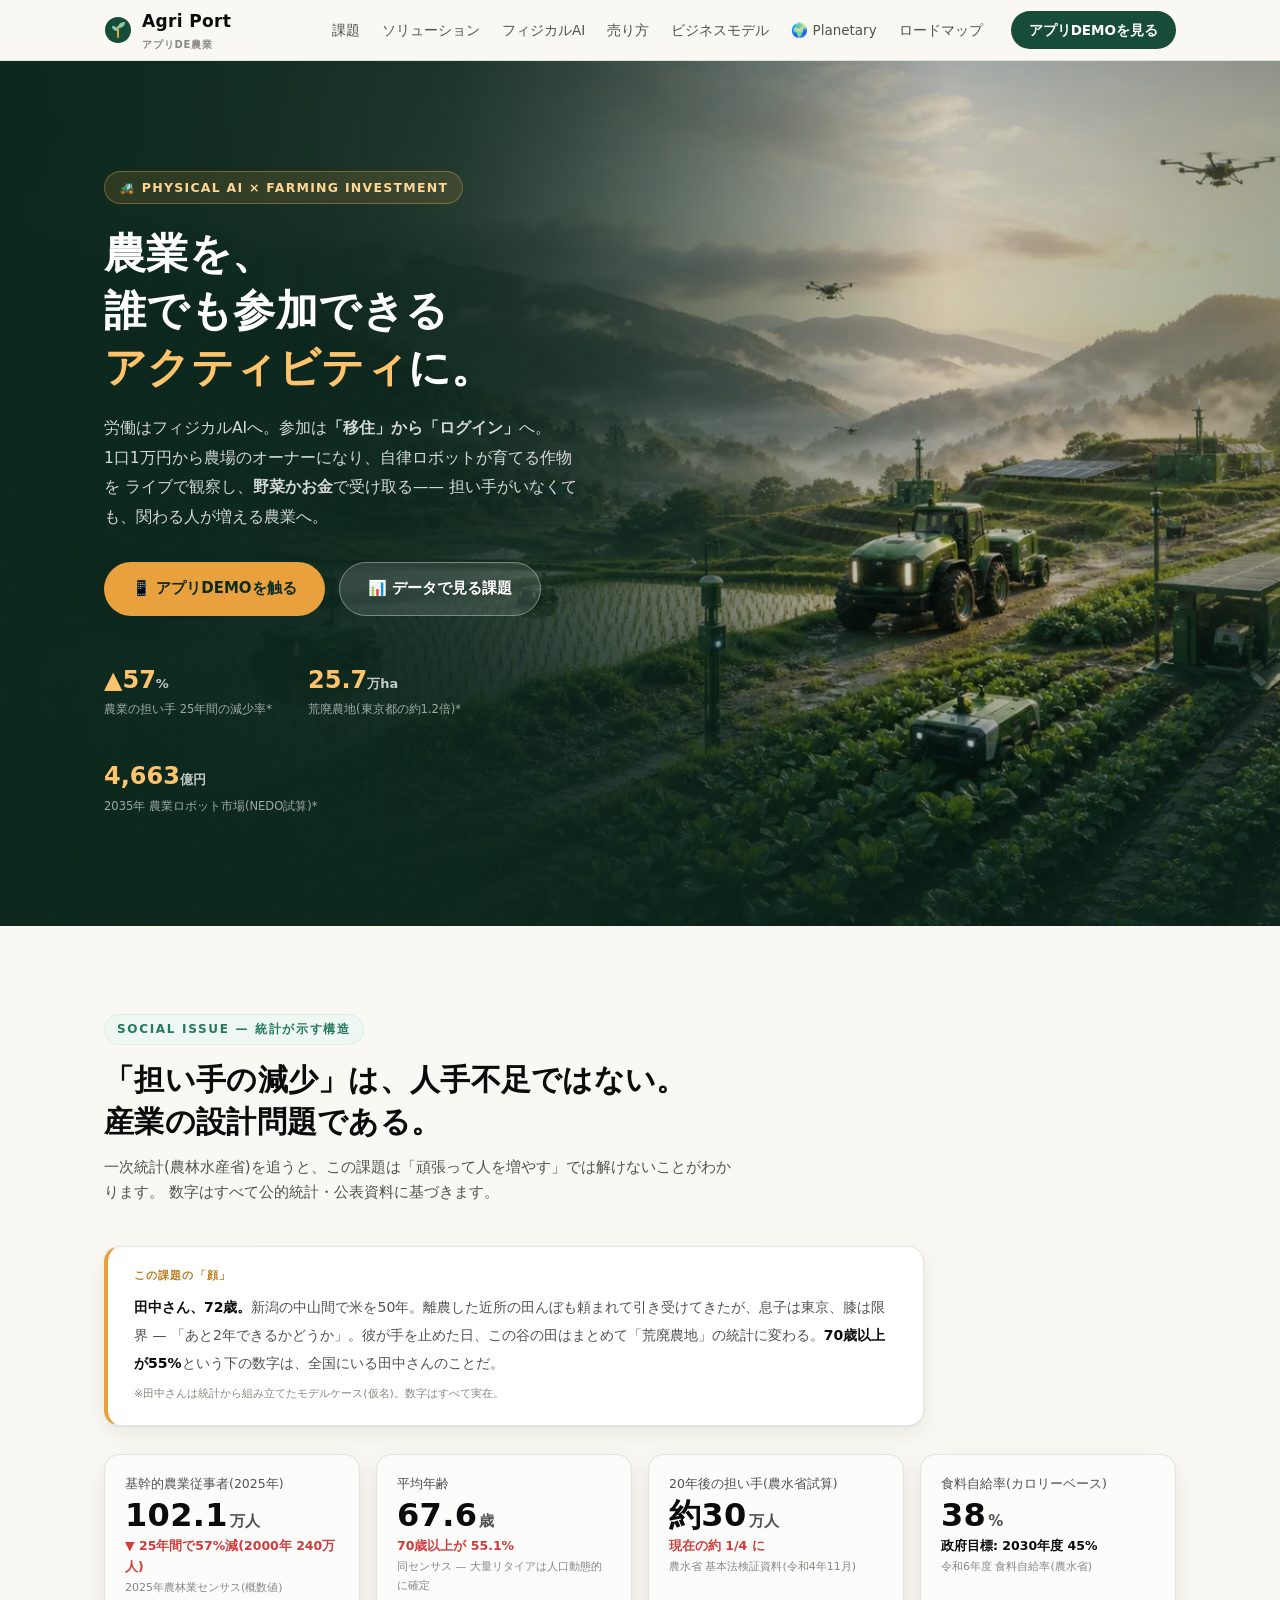
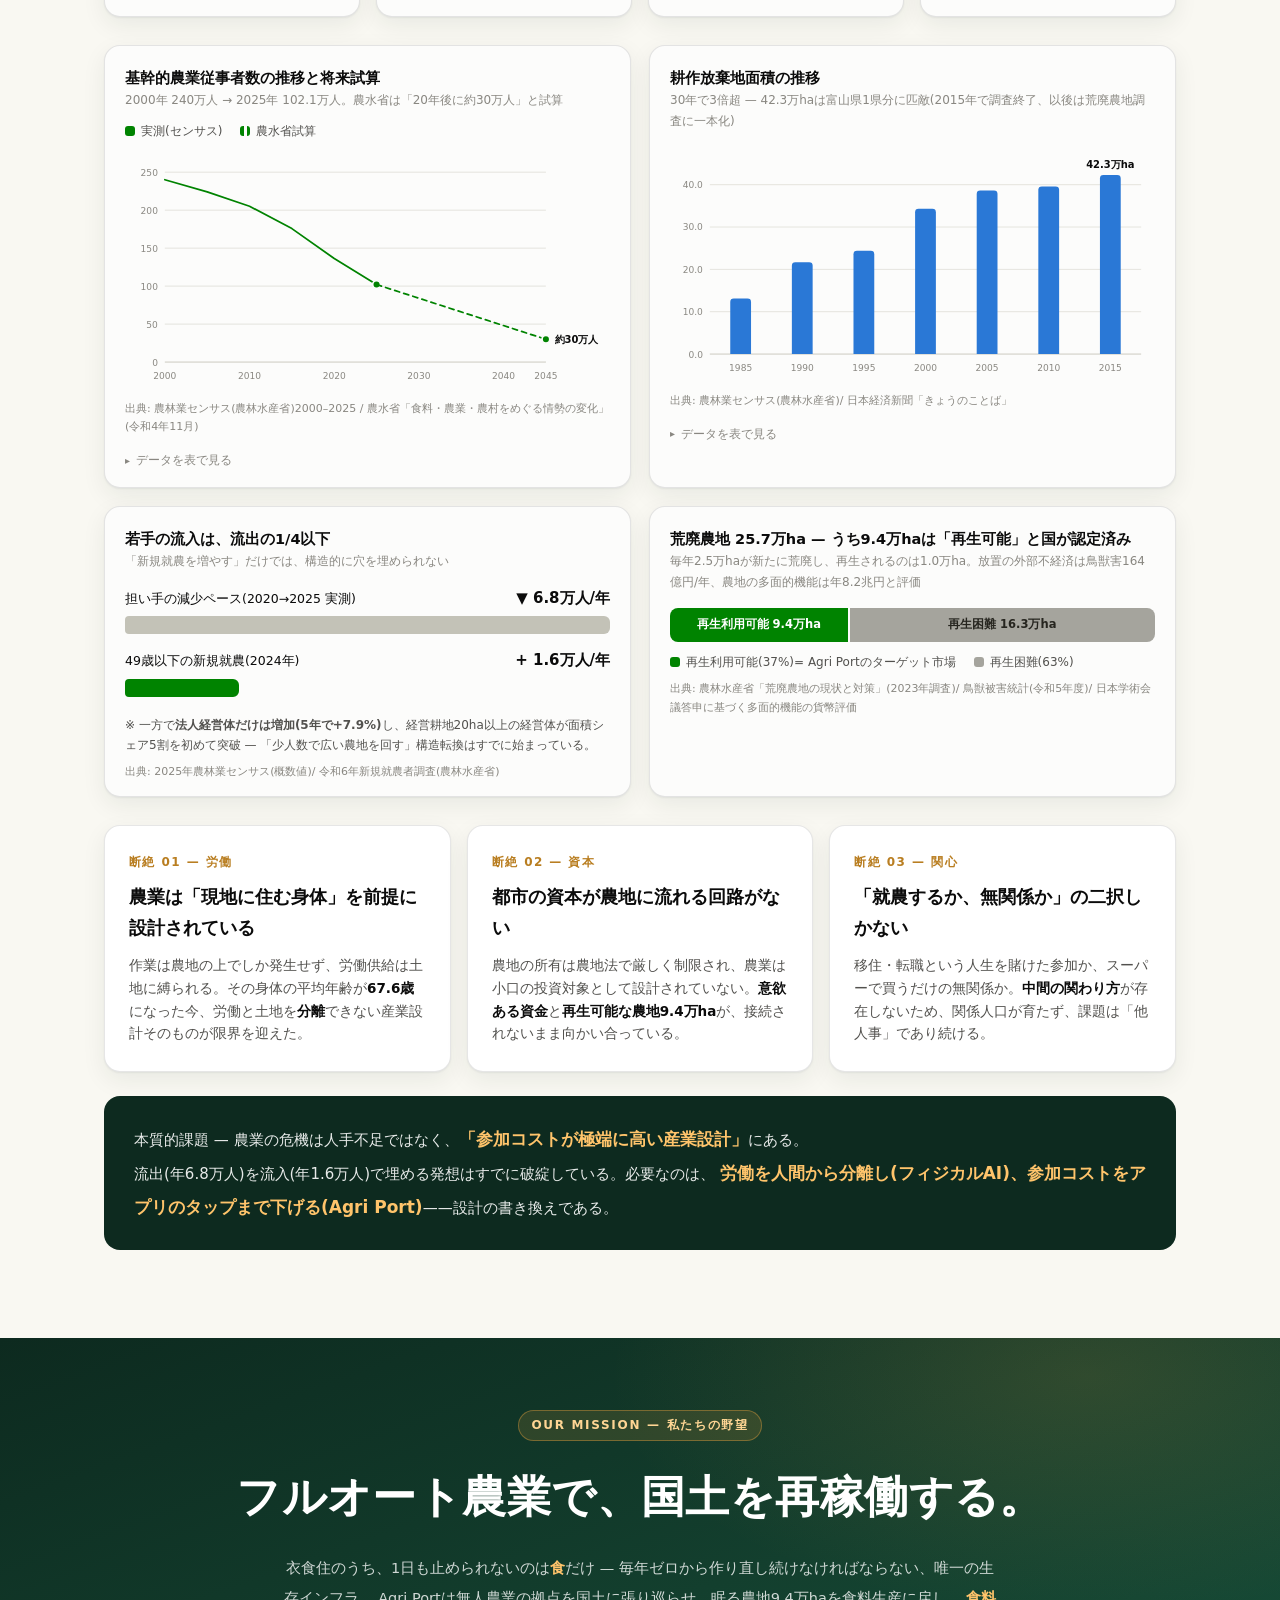
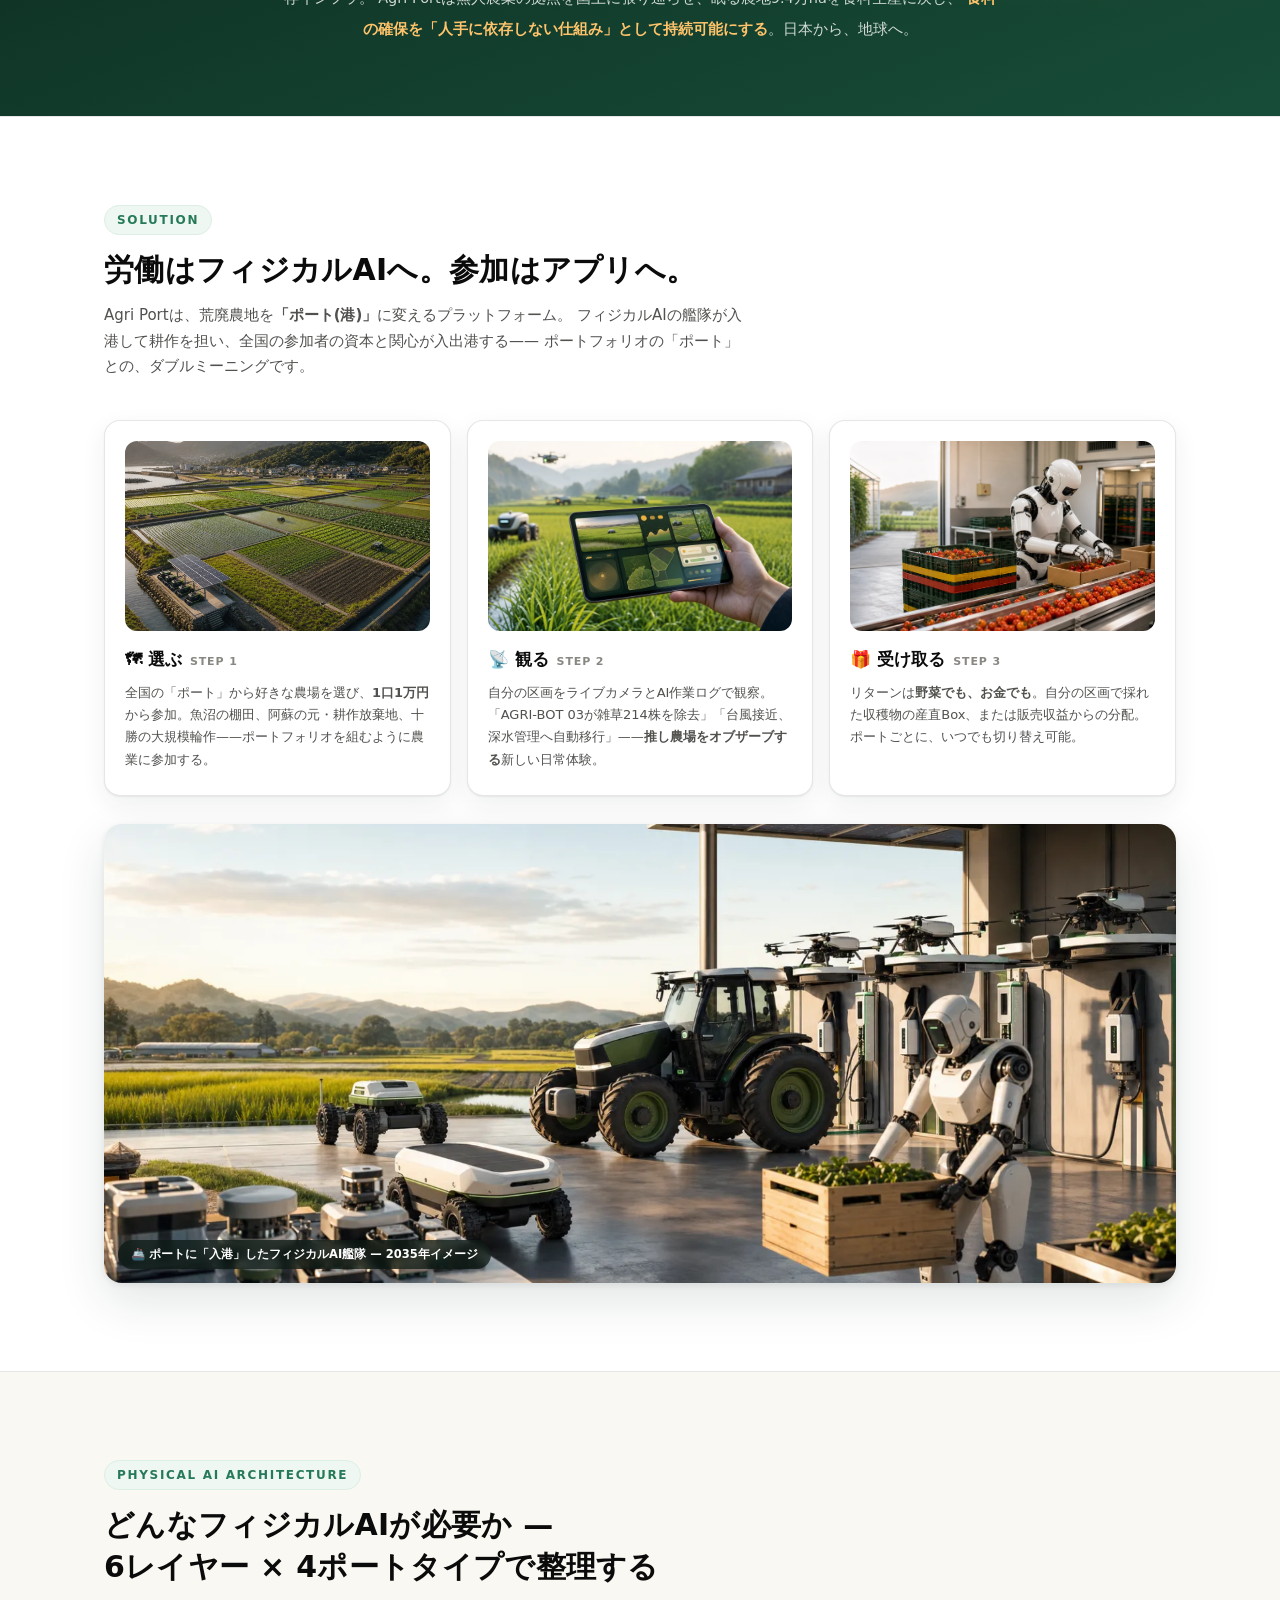
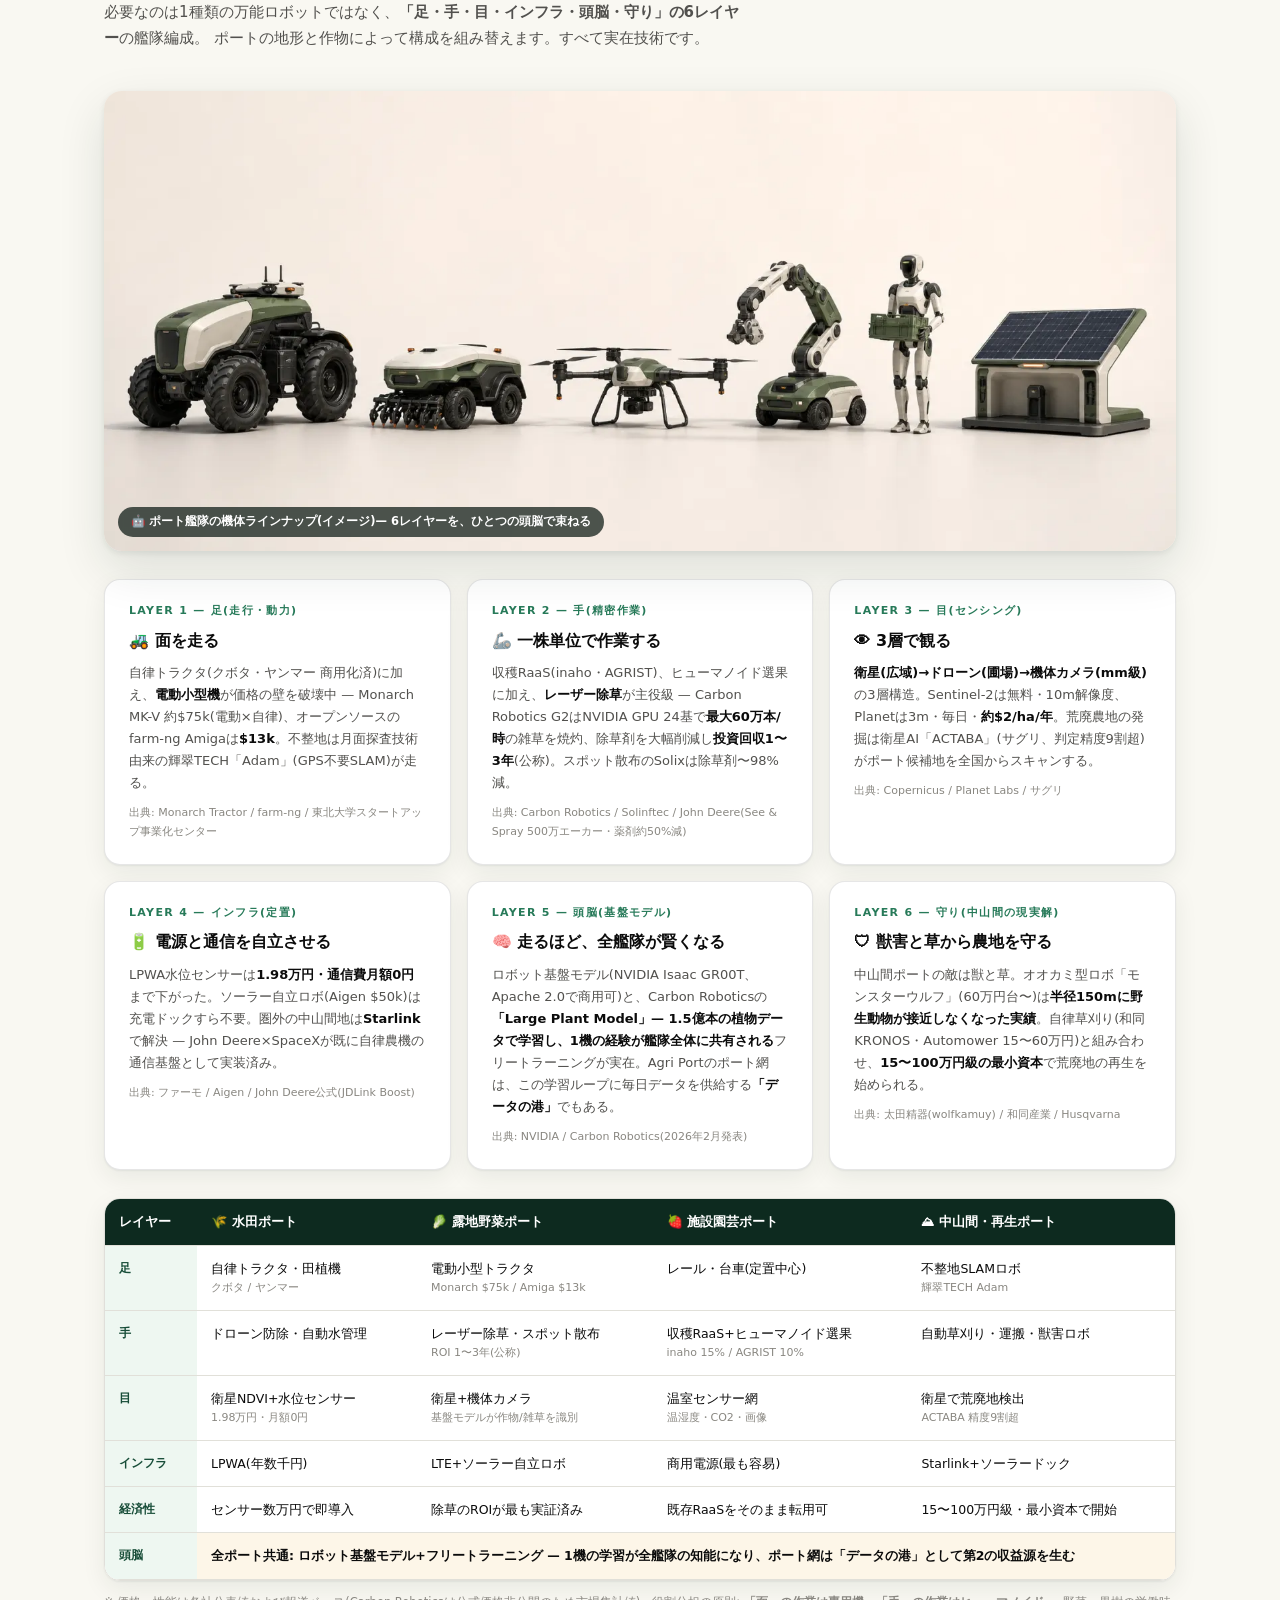
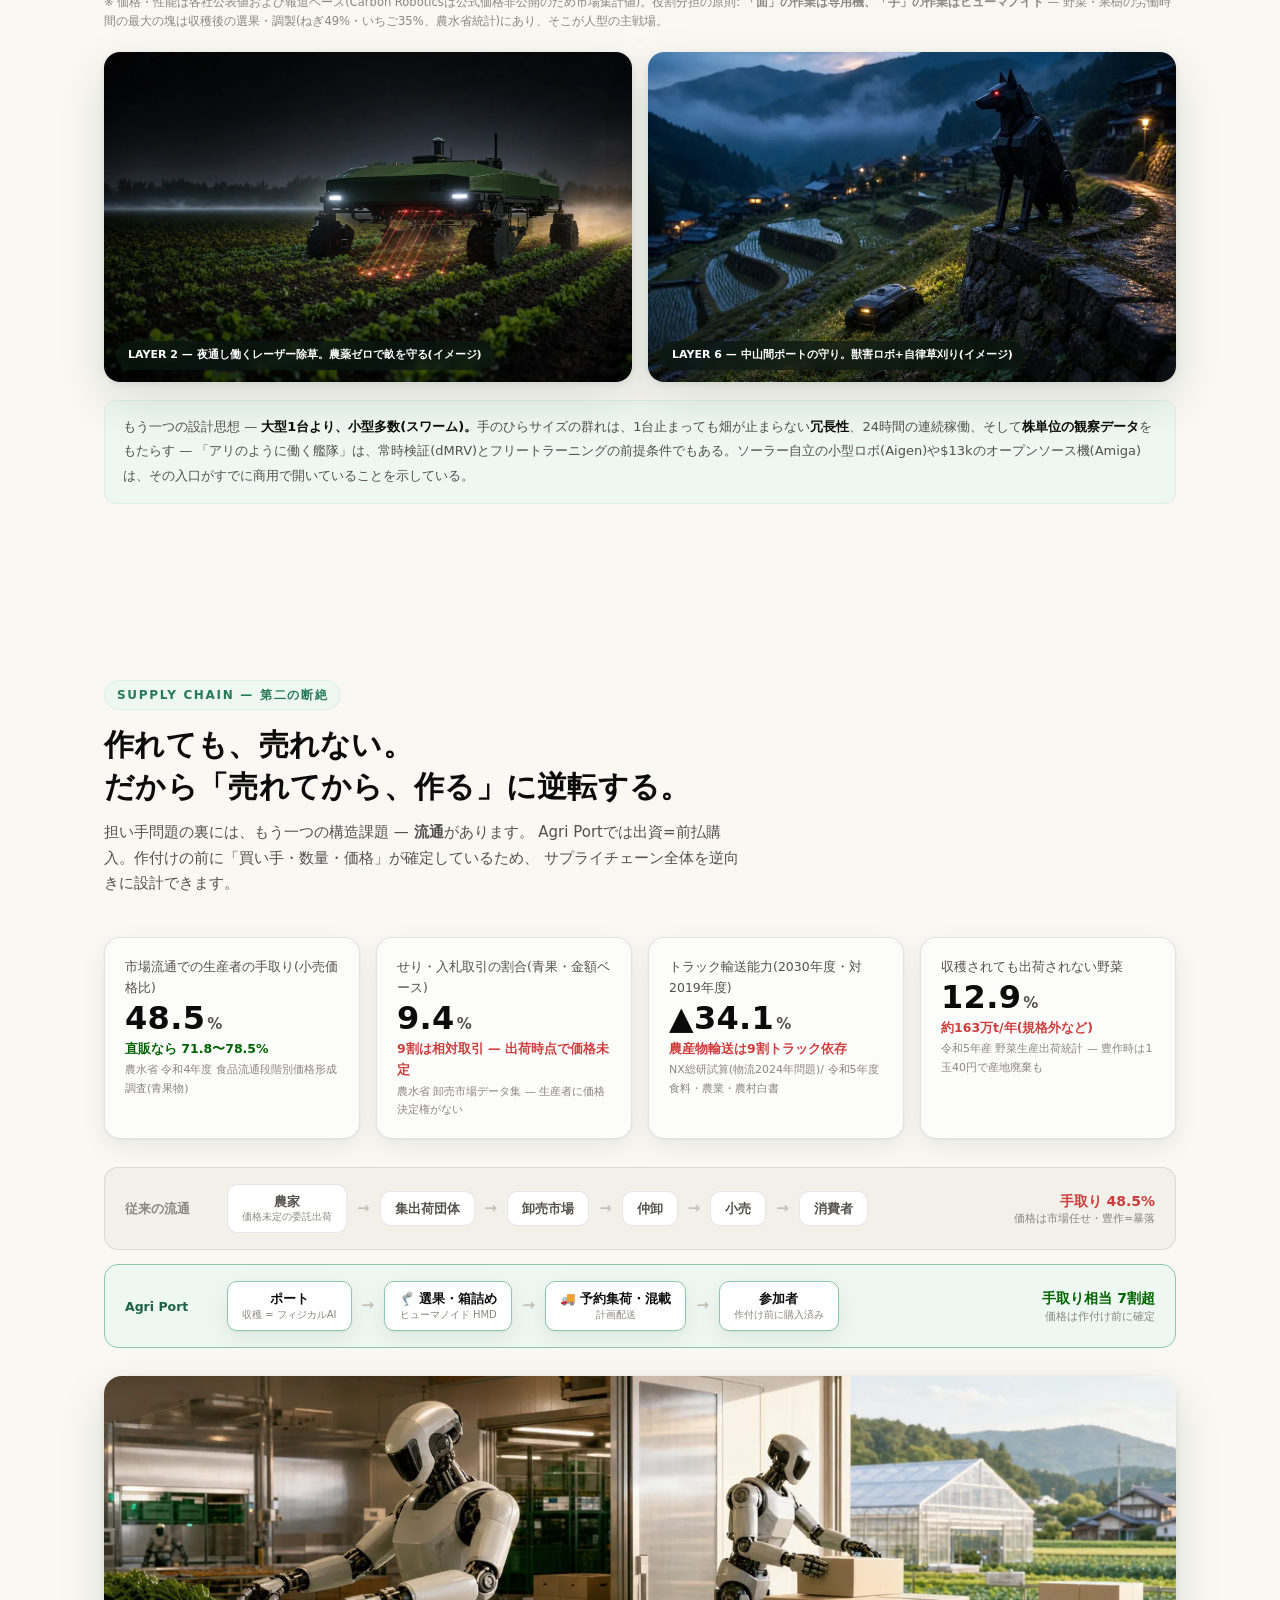
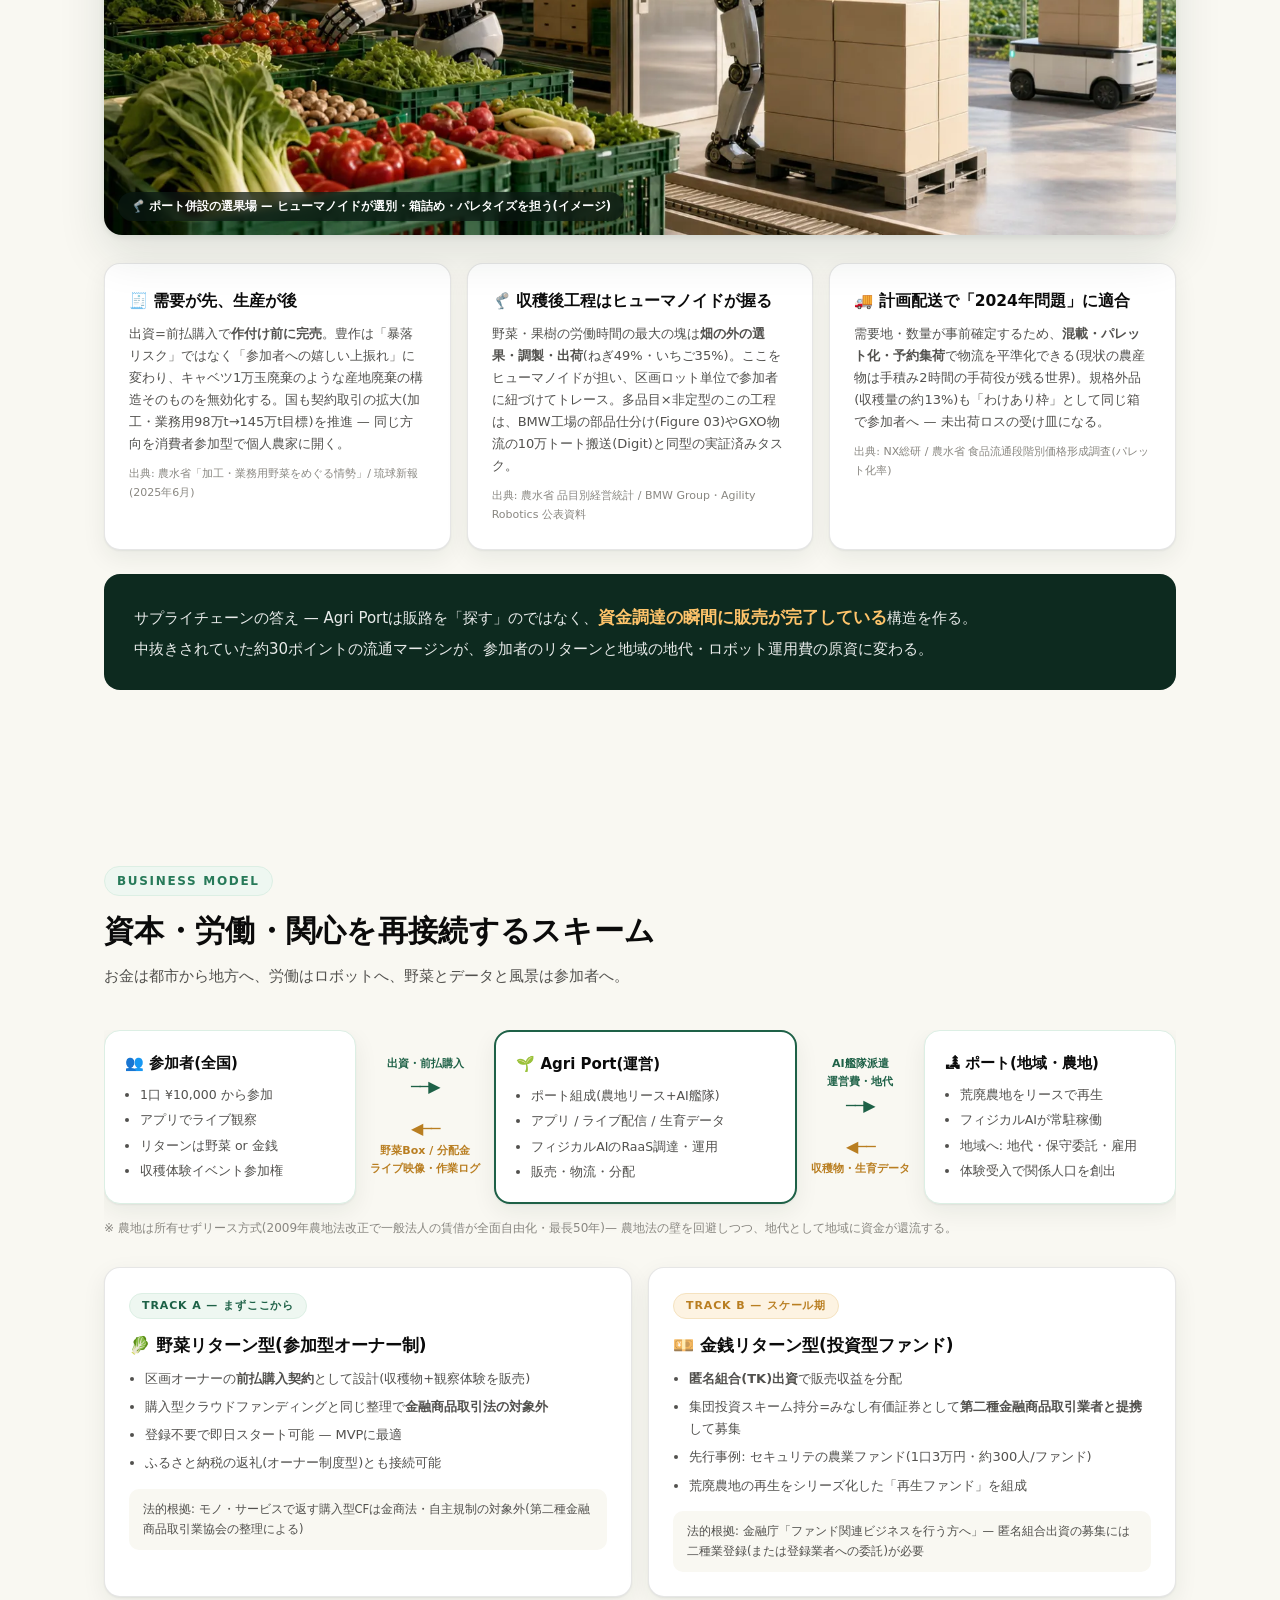
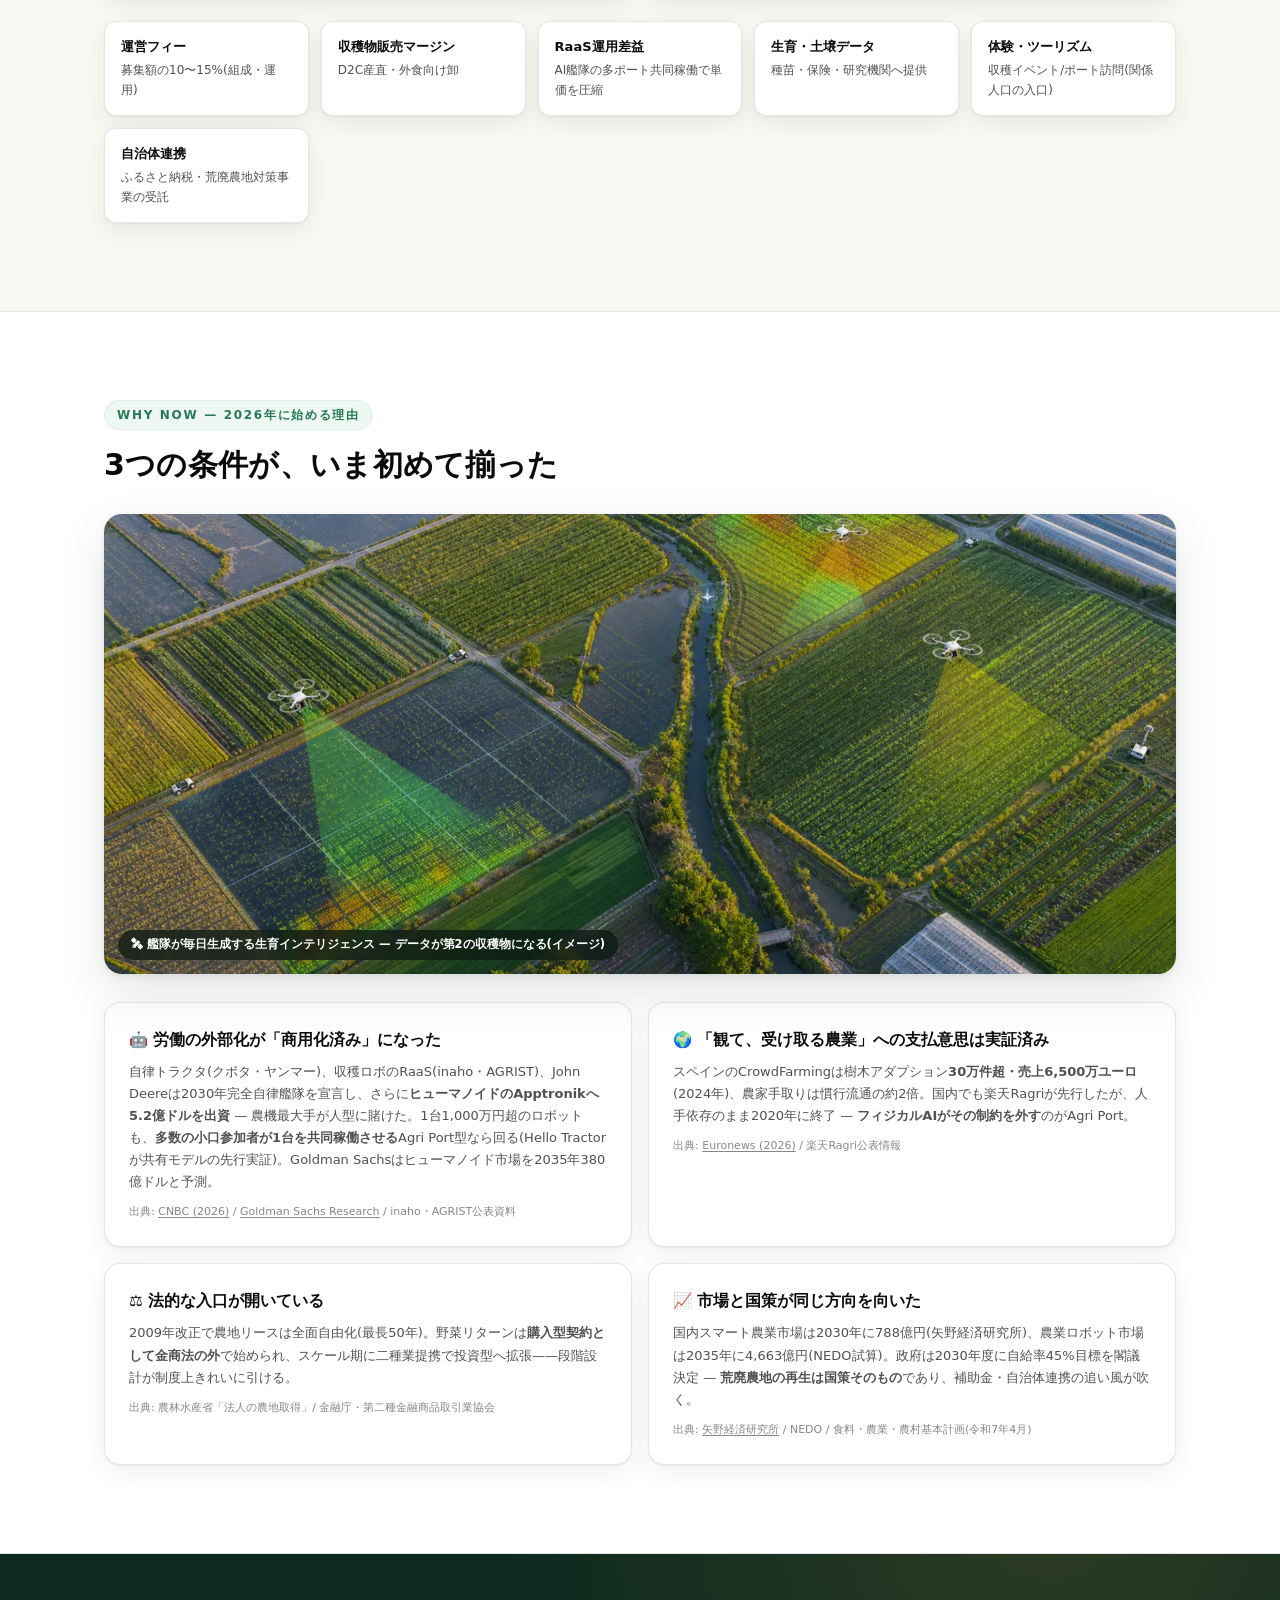
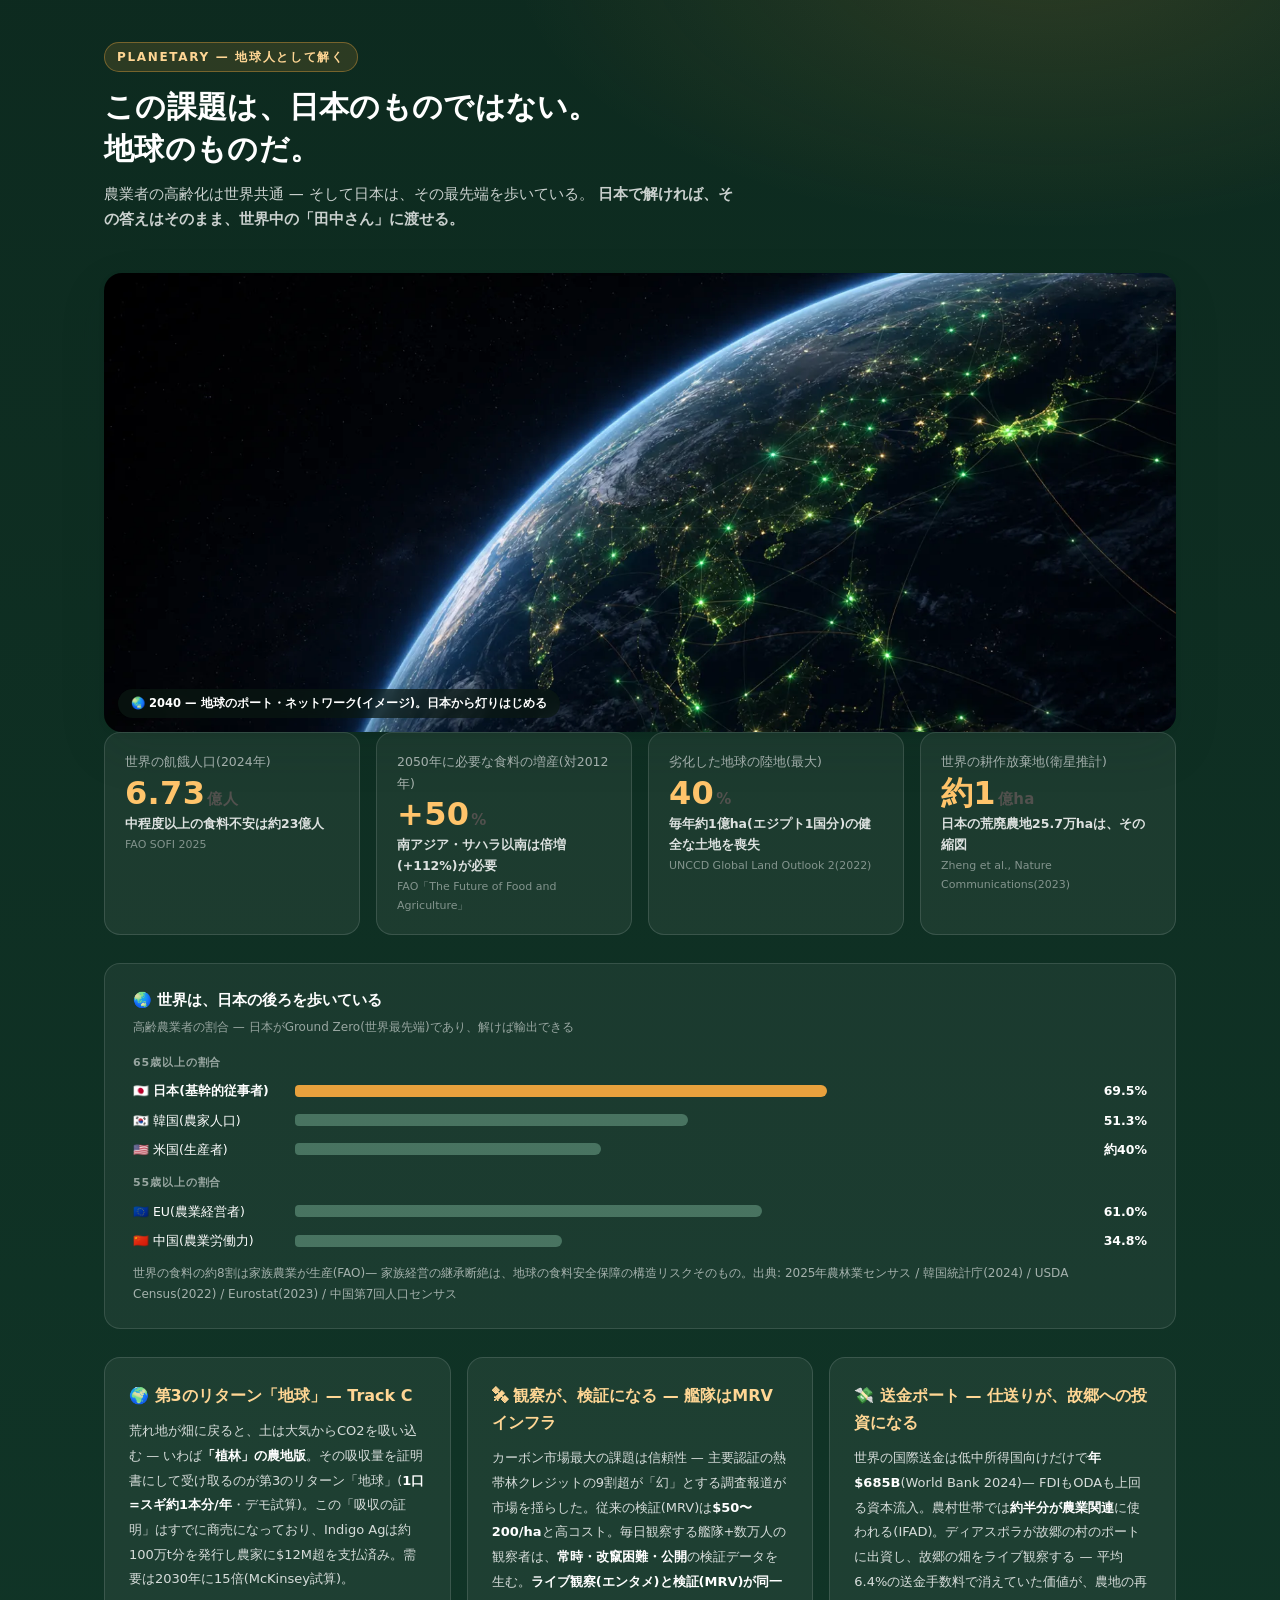
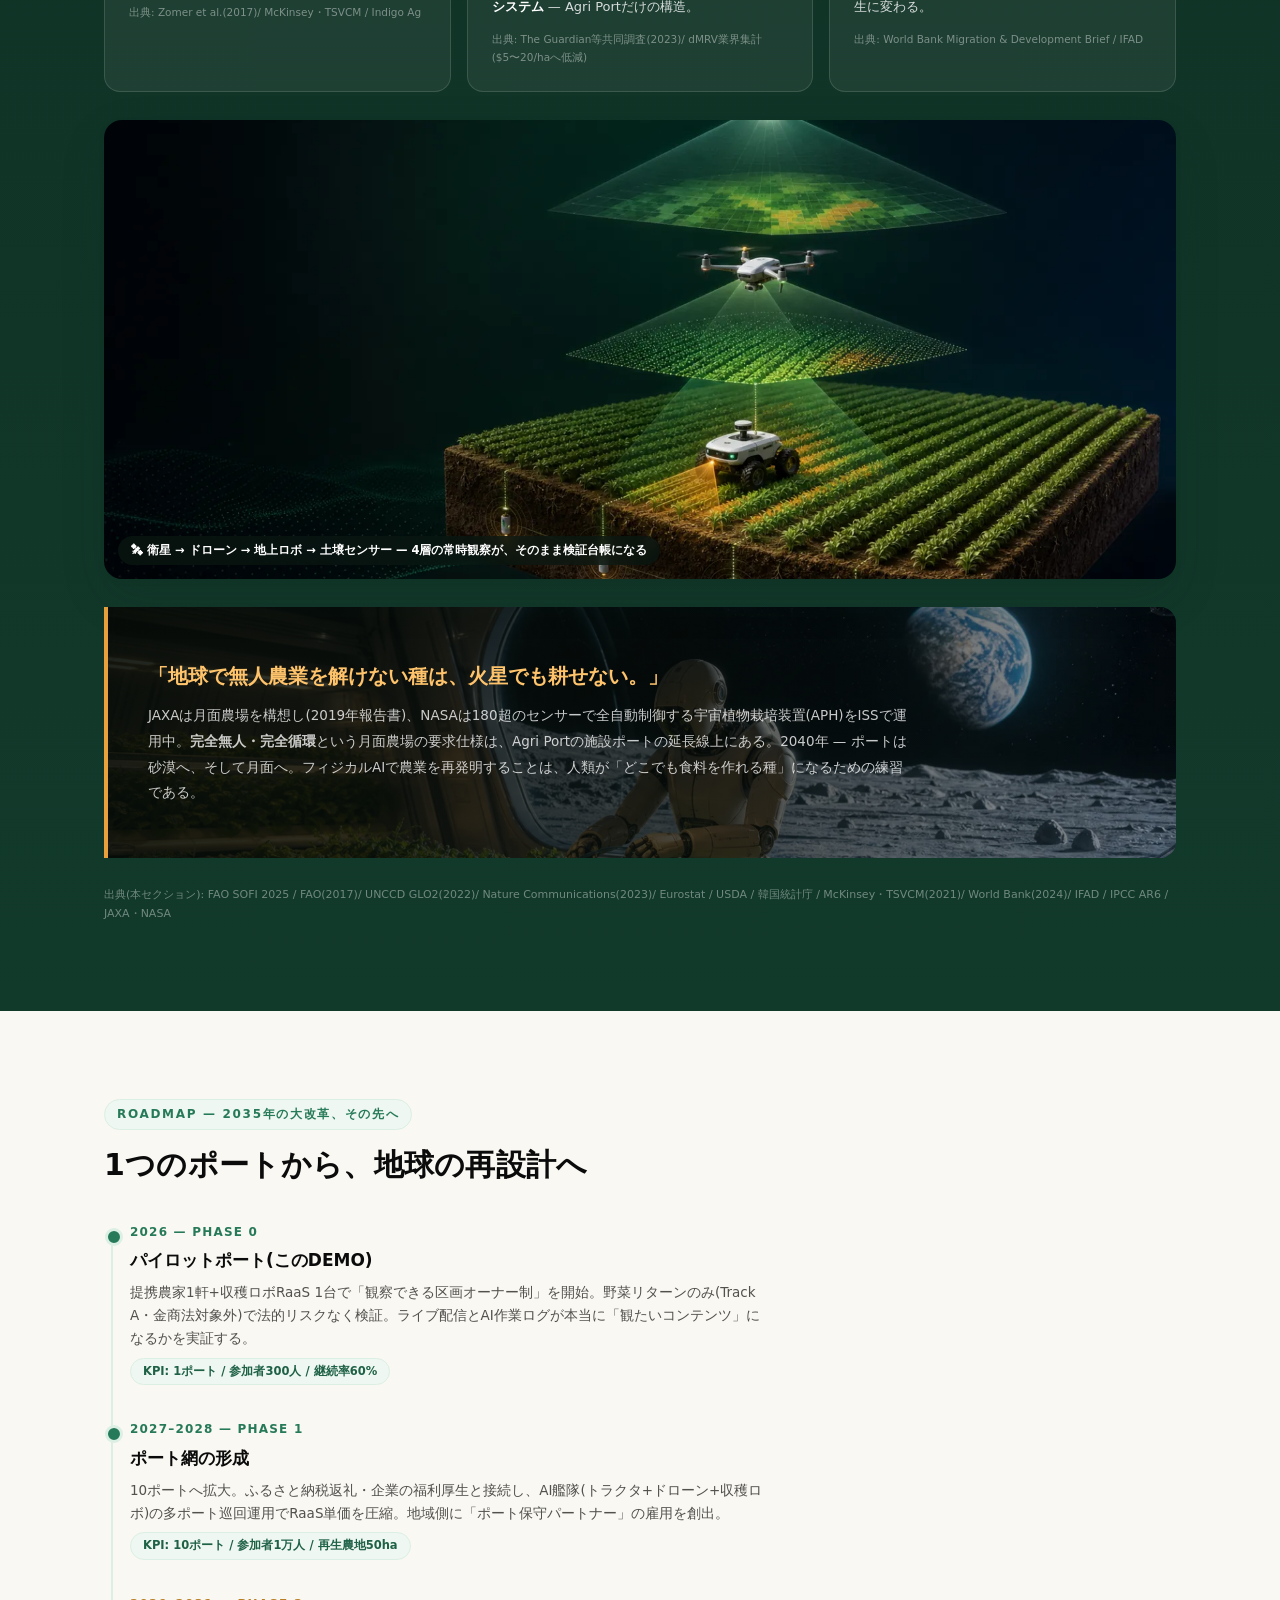
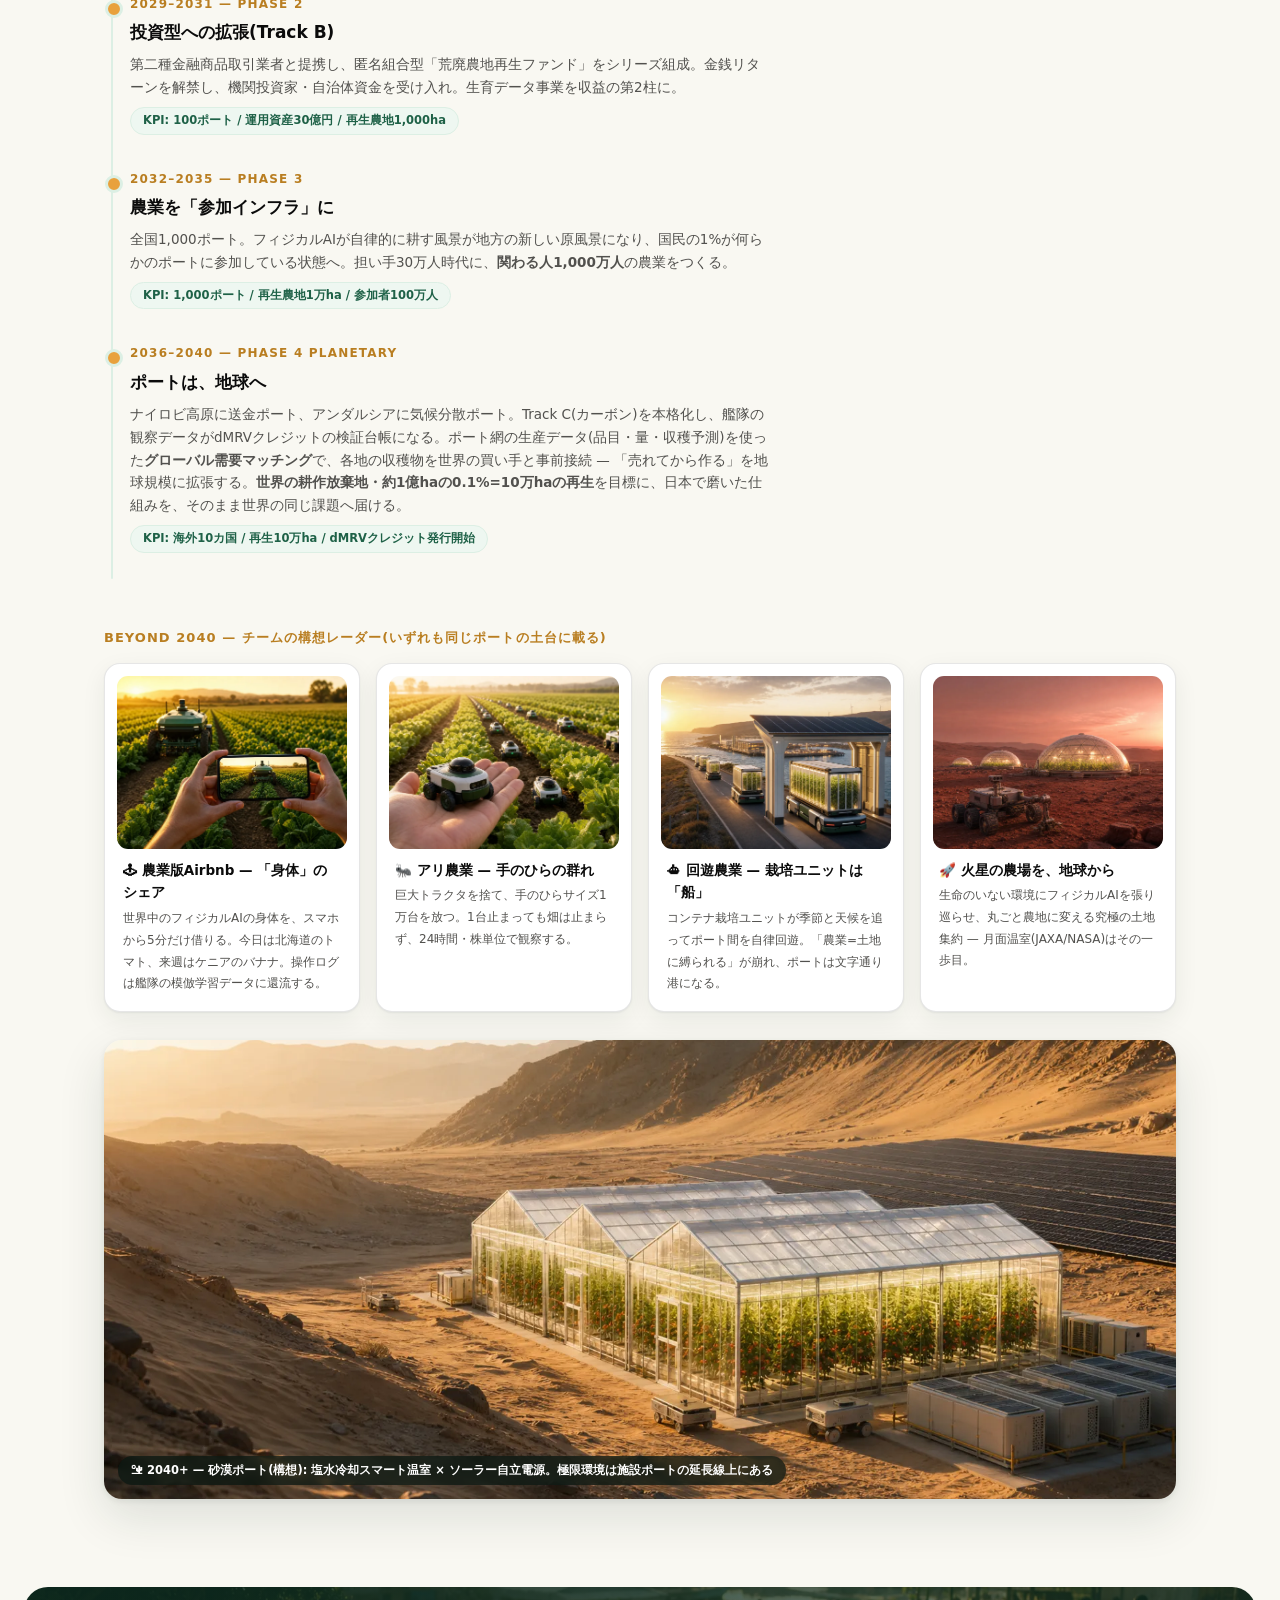
<file: index.html>
<!DOCTYPE html>
<html lang="ja">
<head>
<meta charset="UTF-8">
<meta name="viewport" content="width=device-width, initial-scale=1.0">
<title>Agri Port — アプリDE農業 | フィジカルAI × 参加型投資農業</title>
<meta name="description" content="フィジカルAIが耕し、あなたが育てる。農業を誰でも参加できるアクティビティに変える投資型農業プラットフォーム(ハッカソンDEMO)">
<link rel="stylesheet" href="assets/style.css">
<link rel="stylesheet" href="assets/landing.css">
<link rel="icon" href="data:image/svg+xml,<svg xmlns='http://www.w3.org/2000/svg' viewBox='0 0 100 100'><text y='.9em' font-size='90'>🌱</text></svg>">
</head>
<body>

<header class="site-header">
  <div class="wrap">
    <a class="brand" href="#">
      <svg class="brand-mark" viewBox="0 0 28 28" aria-hidden="true">
        <circle cx="14" cy="14" r="13" fill="#174d38"/>
        <path d="M14 21V11" stroke="#e8a13d" stroke-width="2" stroke-linecap="round"/>
        <path d="M14 12c0-4 3-6 7-6 0 4-3 6-7 6zM14 15c0-3-2.5-5-6-5 0 3.5 2.5 5 6 5z" fill="#8cc7aa"/>
      </svg>
      <span>Agri Port<small>アプリDE農業</small></span>
    </a>
    <nav class="site-nav">
      <a href="#problem">課題</a>
      <a href="#solution">ソリューション</a>
      <a href="#stack">フィジカルAI</a>
      <a href="#chain">売り方</a>
      <a href="#scheme">ビジネスモデル</a>
      <a href="#planetary">🌍 Planetary</a>
      <a href="#roadmap">ロードマップ</a>
    </nav>
    <a class="header-cta" href="app.html">アプリDEMOを見る</a>
  </div>
</header>

<!-- ================= HERO ================= -->
<section class="hero">
  <div class="wrap">
    <div class="hero-copy">
      <span class="hero-kicker">🚜 PHYSICAL AI × FARMING INVESTMENT</span>
      <h1>農業を、<br>誰でも参加できる<br><span class="accent">アクティビティ</span>に。</h1>
      <p class="hero-lede">
        労働はフィジカルAIへ。参加は<strong>「移住」から「ログイン」</strong>へ。<br>
        1口1万円から農場のオーナーになり、自律ロボットが育てる作物を
        ライブで観察し、<strong>野菜かお金</strong>で受け取る——
        担い手がいなくても、関わる人が増える農業へ。
      </p>
      <div class="hero-ctas">
        <a class="btn btn-primary" href="app.html">📱 アプリDEMOを触る</a>
        <a class="btn btn-ghost" href="#problem">📊 データで見る課題</a>
      </div>
      <div class="hero-stats">
        <div class="hero-stat">
          <div class="hs-v">▲57<small>%</small></div>
          <div class="hs-l">農業の担い手 25年間の減少率*</div>
        </div>
        <div class="hero-stat">
          <div class="hs-v">25.7<small>万ha</small></div>
          <div class="hs-l">荒廃農地(東京都の約1.2倍)*</div>
        </div>
        <div class="hero-stat">
          <div class="hs-v">4,663<small>億円</small></div>
          <div class="hs-l">2035年 農業ロボット市場(NEDO試算)*</div>
        </div>
      </div>
    </div>
  </div>
</section>

<!-- ================= PROBLEM ================= -->
<section id="problem" class="section">
  <div class="wrap">
    <span class="kicker">SOCIAL ISSUE — 統計が示す構造</span>
    <h2>「担い手の減少」は、人手不足ではない。<br>産業の設計問題である。</h2>
    <p class="lede">
      一次統計(農林水産省)を追うと、この課題は「頑張って人を増やす」では解けないことがわかります。
      数字はすべて公的統計・公表資料に基づきます。
    </p>

    <div class="persona-note card">
      <div class="pn-tag">この課題の「顔」</div>
      <p><strong>田中さん、72歳。</strong>新潟の中山間で米を50年。離農した近所の田んぼも頼まれて引き受けてきたが、息子は東京、膝は限界 — 「あと2年できるかどうか」。彼が手を止めた日、この谷の田はまとめて「荒廃農地」の統計に変わる。<strong>70歳以上が55%</strong>という下の数字は、全国にいる田中さんのことだ。<span class="pn-note">※田中さんは統計から組み立てたモデルケース(仮名)。数字はすべて実在。</span></p>
    </div>

    <div class="stat-row">
      <div class="stat-tile">
        <div class="stat-label">基幹的農業従事者(2025年)</div>
        <div class="stat-value">102.1<small>万人</small></div>
        <div class="stat-delta down">▼ 25年間で57%減(2000年 240万人)</div>
        <div class="stat-note">2025年農林業センサス(概数値)</div>
      </div>
      <div class="stat-tile">
        <div class="stat-label">平均年齢</div>
        <div class="stat-value">67.6<small>歳</small></div>
        <div class="stat-delta down">70歳以上が 55.1%</div>
        <div class="stat-note">同センサス — 大量リタイアは人口動態的に確定</div>
      </div>
      <div class="stat-tile">
        <div class="stat-label">20年後の担い手(農水省試算)</div>
        <div class="stat-value">約30<small>万人</small></div>
        <div class="stat-delta down">現在の約 1/4 に</div>
        <div class="stat-note">農水省 基本法検証資料(令和4年11月)</div>
      </div>
      <div class="stat-tile">
        <div class="stat-label">食料自給率(カロリーベース)</div>
        <div class="stat-value">38<small>%</small></div>
        <div class="stat-delta">政府目標: 2030年度 45%</div>
        <div class="stat-note">令和6年度 食料自給率(農水省)</div>
      </div>
    </div>

    <div class="viz-grid">
      <div class="viz-card">
        <div class="viz-title">基幹的農業従事者数の推移と将来試算</div>
        <div class="viz-sub">2000年 240万人 → 2025年 102.1万人。農水省は「20年後に約30万人」と試算</div>
        <div class="landbar-legend" style="margin:0 0 8px">
          <span class="key"><span class="sw" style="background:#008300"></span>実測(センサス)</span>
          <span class="key"><span class="sw" style="background:repeating-linear-gradient(90deg,#008300 0 4px,transparent 4px 7px)"></span>農水省試算</span>
        </div>
        <div class="viz-plot" id="chartWorkers"></div>
        <div class="viz-source">出典: 農林業センサス(農林水産省)2000–2025 / 農水省「食料・農業・農村をめぐる情勢の変化」(令和4年11月)</div>
      </div>

      <div class="viz-card">
        <div class="viz-title">耕作放棄地面積の推移</div>
        <div class="viz-sub">30年で3倍超 — 42.3万haは富山県1県分に匹敵(2015年で調査終了、以後は荒廃農地調査に一本化)</div>
        <div class="viz-plot" id="chartLand"></div>
        <div class="viz-source">出典: 農林業センサス(農林水産省)/ 日本経済新聞「きょうのことば」</div>
      </div>

      <div class="viz-card">
        <div class="viz-title">若手の流入は、流出の1/4以下</div>
        <div class="viz-sub">「新規就農を増やす」だけでは、構造的に穴を埋められない</div>
        <div class="flow-compare">
          <div class="flow-item">
            <div class="fc-head"><span>担い手の減少ペース(2020→2025 実測)</span><strong>▼ 6.8万人/年</strong></div>
            <div class="fc-bar out" role="img" aria-label="流出 年6.8万人"></div>
          </div>
          <div class="flow-item">
            <div class="fc-head"><span>49歳以下の新規就農(2024年)</span><strong>+ 1.6万人/年</strong></div>
            <div class="fc-bar in" role="img" aria-label="流入 年1.6万人"></div>
          </div>
          <p class="flow-note">※ 一方で<strong>法人経営体だけは増加(5年で+7.9%)</strong>し、経営耕地20ha以上の経営体が面積シェア5割を初めて突破 — 「少人数で広い農地を回す」構造転換はすでに始まっている。</p>
        </div>
        <div class="viz-source">出典: 2025年農林業センサス(概数値)/ 令和6年新規就農者調査(農林水産省)</div>
      </div>

      <div class="viz-card">
        <div class="viz-title">荒廃農地 25.7万ha — うち9.4万haは「再生可能」と国が認定済み</div>
        <div class="viz-sub">毎年2.5万haが新たに荒廃し、再生されるのは1.0万ha。放置の外部不経済は鳥獣害164億円/年、農地の多面的機能は年8.2兆円と評価</div>
        <div class="landbar">
          <div class="landbar-track">
            <div class="landbar-seg ok">再生利用可能 9.4万ha</div>
            <div class="landbar-seg hard">再生困難 16.3万ha</div>
          </div>
          <div class="landbar-legend">
            <span class="key"><span class="sw" style="background:#008300"></span>再生利用可能(37%)= Agri Portのターゲット市場</span>
            <span class="key"><span class="sw" style="background:#a5a49d"></span>再生困難(63%)</span>
          </div>
        </div>
        <div class="viz-source">出典: 農林水産省「荒廃農地の現状と対策」(2023年調査)/ 鳥獣被害統計(令和5年度)/ 日本学術会議答申に基づく多面的機能の貨幣評価</div>
      </div>
    </div>

    <div class="essence-grid">
      <div class="card essence-card">
        <div class="ec-num">断絶 01 — 労働</div>
        <h3>農業は「現地に住む身体」を前提に設計されている</h3>
        <p>作業は農地の上でしか発生せず、労働供給は土地に縛られる。その身体の平均年齢が<strong>67.6歳</strong>になった今、労働と土地を<strong>分離</strong>できない産業設計そのものが限界を迎えた。</p>
      </div>
      <div class="card essence-card">
        <div class="ec-num">断絶 02 — 資本</div>
        <h3>都市の資本が農地に流れる回路がない</h3>
        <p>農地の所有は農地法で厳しく制限され、農業は小口の投資対象として設計されていない。<strong>意欲ある資金</strong>と<strong>再生可能な農地9.4万ha</strong>が、接続されないまま向かい合っている。</p>
      </div>
      <div class="card essence-card">
        <div class="ec-num">断絶 03 — 関心</div>
        <h3>「就農するか、無関係か」の二択しかない</h3>
        <p>移住・転職という人生を賭けた参加か、スーパーで買うだけの無関係か。<strong>中間の関わり方</strong>が存在しないため、関係人口が育たず、課題は「他人事」であり続ける。</p>
      </div>
    </div>

    <div class="essence-conclusion">
      本質的課題 — 農業の危機は人手不足ではなく、<strong>「参加コストが極端に高い産業設計」</strong>にある。<br>
      流出(年6.8万人)を流入(年1.6万人)で埋める発想はすでに破綻している。必要なのは、
      <strong>労働を人間から分離し(フィジカルAI)、参加コストをアプリのタップまで下げる(Agri Port)</strong>——設計の書き換えである。
    </div>
  </div>
</section>

<!-- ================= MISSION ================= -->
<section class="mission-band">
  <div class="wrap">
    <span class="kicker">OUR MISSION — 私たちの野望</span>
    <h2>フルオート農業で、国土を再稼働する。</h2>
    <p>衣食住のうち、1日も止められないのは<strong>食</strong>だけ — 毎年ゼロから作り直し続けなければならない、唯一の生存インフラ。
    Agri Portは無人農業の拠点を国土に張り巡らせ、眠る農地9.4万haを食料生産に戻し、
    <strong>食料の確保を「人手に依存しない仕組み」として持続可能にする</strong>。日本から、地球へ。</p>
  </div>
</section>

<!-- ================= SOLUTION ================= -->
<section id="solution" class="section section-alt">
  <div class="wrap">
    <span class="kicker">SOLUTION</span>
    <h2>労働はフィジカルAIへ。参加はアプリへ。</h2>
    <p class="lede">
      Agri Portは、荒廃農地を<strong>「ポート(港)」</strong>に変えるプラットフォーム。
      フィジカルAIの艦隊が入港して耕作を担い、全国の参加者の資本と関心が入出港する——
      ポートフォリオの「ポート」との、ダブルミーニングです。
    </p>

    <div class="steps-grid">
      <div class="card step-card">
        <img class="step-photo" src="assets/images/optimized/port-aerial-selection.webp" alt="区画がタイル状に見えるポートの俯瞰" loading="lazy">
        <h3>🗺 選ぶ<small>STEP 1</small></h3>
        <p>全国の「ポート」から好きな農場を選び、<strong>1口1万円</strong>から参加。魚沼の棚田、阿蘇の元・耕作放棄地、十勝の大規模輪作——ポートフォリオを組むように農業に参加する。</p>
      </div>
      <div class="card step-card">
        <img class="step-photo" src="assets/images/optimized/part-2035-farm-os-app-observe.webp" alt="田んぼの前でタブレットの農場OSを開き、ロボットとドローンを観察する" loading="lazy">
        <h3>📡 観る<small>STEP 2</small></h3>
        <p>自分の区画をライブカメラとAI作業ログで観察。「AGRI-BOT 03が雑草214株を除去」「台風接近、深水管理へ自動移行」——<strong>推し農場をオブザーブする</strong>新しい日常体験。</p>
      </div>
      <div class="card step-card">
        <img class="step-photo" src="assets/images/optimized/supply-chain-humanoid-tomato-packing.webp" alt="ヒューマノイドがトマトを選果して産直Boxに詰める" loading="lazy">
        <h3>🎁 受け取る<small>STEP 3</small></h3>
        <p>リターンは<strong>野菜でも、お金でも</strong>。自分の区画で採れた収穫物の産直Box、または販売収益からの分配。ポートごとに、いつでも切り替え可能。</p>
      </div>
    </div>

    <figure class="cinema">
      <img src="assets/images/optimized/section-2035-physical-ai-fleet-hub.webp" alt="山あいのポートで充電ドックに整列し、圃場へ出動するフィジカルAI艦隊" loading="lazy">
      <figcaption>🚢 ポートに「入港」したフィジカルAI艦隊 — 2035年イメージ</figcaption>
    </figure>

  </div>
</section>

<!-- ================= PHYSICAL AI ARCHITECTURE ================= -->
<section id="stack" class="section">
  <div class="wrap">
    <span class="kicker">PHYSICAL AI ARCHITECTURE</span>
    <h2>どんなフィジカルAIが必要か — <br>6レイヤー × 4ポートタイプで整理する</h2>
    <p class="lede">
      必要なのは1種類の万能ロボットではなく、<strong>「足・手・目・インフラ・頭脳・守り」の6レイヤー</strong>の艦隊編成。
      ポートの地形と作物によって構成を組み替えます。すべて実在技術です。
    </p>

    <figure class="cinema">
      <img src="assets/images/optimized/physical-ai-fleet-lineup.webp" alt="自律トラクタ、除草ロボ、ドローン、収穫アーム、ヒューマノイド、充電ドックが並ぶ機体ラインナップ" loading="lazy">
      <figcaption>🤖 ポート艦隊の機体ラインナップ(イメージ)— 6レイヤーを、ひとつの頭脳で束ねる</figcaption>
    </figure>

    <div class="layer-grid">
      <div class="card layer-card">
        <div class="lc-num">LAYER 1 — 足(走行・動力)</div>
        <h3>🚜 面を走る</h3>
        <p>自律トラクタ(クボタ・ヤンマー 商用化済)に加え、<strong>電動小型機</strong>が価格の壁を破壊中 — Monarch MK-V 約$75k(電動×自律)、オープンソースのfarm-ng Amigaは<strong>$13k</strong>。不整地は月面探査技術由来の輝翠TECH「Adam」(GPS不要SLAM)が走る。</p>
        <div class="wc-src">出典: Monarch Tractor / farm-ng / 東北大学スタートアップ事業化センター</div>
      </div>
      <div class="card layer-card">
        <div class="lc-num">LAYER 2 — 手(精密作業)</div>
        <h3>🦾 一株単位で作業する</h3>
        <p>収穫RaaS(inaho・AGRIST)、ヒューマノイド選果に加え、<strong>レーザー除草</strong>が主役級 — Carbon Robotics G2はNVIDIA GPU 24基で<strong>最大60万本/時</strong>の雑草を焼灼、除草剤を大幅削減し<strong>投資回収1〜3年</strong>(公称)。スポット散布のSolixは除草剤〜98%減。</p>
        <div class="wc-src">出典: Carbon Robotics / Solinftec / John Deere(See &amp; Spray 500万エーカー・薬剤約50%減)</div>
      </div>
      <div class="card layer-card">
        <div class="lc-num">LAYER 3 — 目(センシング)</div>
        <h3>👁 3層で観る</h3>
        <p><strong>衛星(広域)→ドローン(圃場)→機体カメラ(mm級)</strong>の3層構造。Sentinel-2は無料・10m解像度、Planetは3m・毎日・<strong>約$2/ha/年</strong>。荒廃農地の発掘は衛星AI「ACTABA」(サグリ、判定精度9割超)がポート候補地を全国からスキャンする。</p>
        <div class="wc-src">出典: Copernicus / Planet Labs / サグリ</div>
      </div>
      <div class="card layer-card">
        <div class="lc-num">LAYER 4 — インフラ(定置)</div>
        <h3>🔋 電源と通信を自立させる</h3>
        <p>LPWA水位センサーは<strong>1.98万円・通信費月額0円</strong>まで下がった。ソーラー自立ロボ(Aigen $50k)は充電ドックすら不要。圏外の中山間地は<strong>Starlink</strong>で解決 — John Deere×SpaceXが既に自律農機の通信基盤として実装済み。</p>
        <div class="wc-src">出典: ファーモ / Aigen / John Deere公式(JDLink Boost)</div>
      </div>
      <div class="card layer-card">
        <div class="lc-num">LAYER 5 — 頭脳(基盤モデル)</div>
        <h3>🧠 走るほど、全艦隊が賢くなる</h3>
        <p>ロボット基盤モデル(NVIDIA Isaac GR00T、Apache 2.0で商用可)と、Carbon Roboticsの<strong>「Large Plant Model」— 1.5億本の植物データで学習し、1機の経験が艦隊全体に共有される</strong>フリートラーニングが実在。Agri Portのポート網は、この学習ループに毎日データを供給する<strong>「データの港」</strong>でもある。</p>
        <div class="wc-src">出典: NVIDIA / Carbon Robotics(2026年2月発表)</div>
      </div>
      <div class="card layer-card">
        <div class="lc-num">LAYER 6 — 守り(中山間の現実解)</div>
        <h3>🛡 獣害と草から農地を守る</h3>
        <p>中山間ポートの敵は獣と草。オオカミ型ロボ「モンスターウルフ」(60万円台〜)は<strong>半径150mに野生動物が接近しなくなった実績</strong>。自律草刈り(和同KRONOS・Automower 15〜60万円)と組み合わせ、<strong>15〜100万円級の最小資本</strong>で荒廃地の再生を始められる。</p>
        <div class="wc-src">出典: 太田精器(wolfkamuy) / 和同産業 / Husqvarna</div>
      </div>
    </div>

    <div class="matrix-wrap">
      <table class="matrix">
        <thead>
          <tr><th>レイヤー</th><th>🌾 水田ポート</th><th>🥬 露地野菜ポート</th><th>🍓 施設園芸ポート</th><th>⛰ 中山間・再生ポート</th></tr>
        </thead>
        <tbody>
          <tr><th>足</th>
            <td>自律トラクタ・田植機<small>クボタ / ヤンマー</small></td>
            <td>電動小型トラクタ<small>Monarch $75k / Amiga $13k</small></td>
            <td>レール・台車(定置中心)</td>
            <td>不整地SLAMロボ<small>輝翠TECH Adam</small></td></tr>
          <tr><th>手</th>
            <td>ドローン防除・自動水管理</td>
            <td>レーザー除草・スポット散布<small>ROI 1〜3年(公称)</small></td>
            <td>収穫RaaS+ヒューマノイド選果<small>inaho 15% / AGRIST 10%</small></td>
            <td>自動草刈り・運搬・獣害ロボ</td></tr>
          <tr><th>目</th>
            <td>衛星NDVI+水位センサー<small>1.98万円・月額0円</small></td>
            <td>衛星+機体カメラ<small>基盤モデルが作物/雑草を識別</small></td>
            <td>温室センサー網<small>温湿度・CO2・画像</small></td>
            <td>衛星で荒廃地検出<small>ACTABA 精度9割超</small></td></tr>
          <tr><th>インフラ</th>
            <td>LPWA(年数千円)</td>
            <td>LTE+ソーラー自立ロボ</td>
            <td>商用電源(最も容易)</td>
            <td>Starlink+ソーラードック</td></tr>
          <tr><th>経済性</th>
            <td>センサー数万円で即導入</td>
            <td>除草のROIが最も実証済み</td>
            <td>既存RaaSをそのまま転用可</td>
            <td>15〜100万円級・最小資本で開始</td></tr>
          <tr class="m-foot"><th>頭脳</th>
            <td colspan="4">全ポート共通: ロボット基盤モデル+フリートラーニング — 1機の学習が全艦隊の知能になり、ポート網は「データの港」として第2の収益源を生む</td></tr>
        </tbody>
      </table>
    </div>
    <div class="matrix-note">※ 価格・性能は各社公表値および報道ベース(Carbon Roboticsは公式価格非公開のため市場集計値)。役割分担の原則: <strong>「面」の作業は専用機、「手」の作業はヒューマノイド</strong> — 野菜・果樹の労働時間の最大の塊は収穫後の選果・調製(ねぎ49%・いちご35%、農水省統計)にあり、そこが人型の主戦場。</div>

    <div class="duo-grid">
      <figure class="duo-item">
        <img src="assets/images/optimized/laser-weeding-night.webp" alt="夜の畑でレーザー除草ロボットが赤い光条で雑草を焼いている" loading="lazy">
        <figcaption>LAYER 2 — 夜通し働くレーザー除草。農薬ゼロで畝を守る(イメージ)</figcaption>
      </figure>
      <figure class="duo-item">
        <img src="assets/images/optimized/mountain-port-guardian.webp" alt="夕暮れの棚田でオオカミ型の獣害対策ロボットと草刈りロボットが稼働している" loading="lazy">
        <figcaption>LAYER 6 — 中山間ポートの守り。獣害ロボ+自律草刈り(イメージ)</figcaption>
      </figure>
    </div>

    <div class="stack-rule">もう一つの設計思想 — <strong>大型1台より、小型多数(スワーム)。</strong>手のひらサイズの群れは、1台止まっても畑が止まらない<strong>冗長性</strong>、24時間の連続稼働、そして<strong>株単位の観察データ</strong>をもたらす — 「アリのように働く艦隊」は、常時検証(dMRV)とフリートラーニングの前提条件でもある。ソーラー自立の小型ロボ(Aigen)や$13kのオープンソース機(Amiga)は、その入口がすでに商用で開いていることを示している。</div>
  </div>
</section>

<!-- ================= SUPPLY CHAIN ================= -->
<section id="chain" class="section">
  <div class="wrap">
    <span class="kicker">SUPPLY CHAIN — 第二の断絶</span>
    <h2>作れても、売れない。<br>だから「売れてから、作る」に逆転する。</h2>
    <p class="lede">
      担い手問題の裏には、もう一つの構造課題 — <strong>流通</strong>があります。
      Agri Portでは出資=前払購入。作付けの前に「買い手・数量・価格」が確定しているため、
      サプライチェーン全体を逆向きに設計できます。
    </p>

    <div class="stat-row">
      <div class="stat-tile">
        <div class="stat-label">市場流通での生産者の手取り(小売価格比)</div>
        <div class="stat-value">48.5<small>%</small></div>
        <div class="stat-delta up">直販なら 71.8〜78.5%</div>
        <div class="stat-note">農水省 令和4年度 食品流通段階別価格形成調査(青果物)</div>
      </div>
      <div class="stat-tile">
        <div class="stat-label">せり・入札取引の割合(青果・金額ベース)</div>
        <div class="stat-value">9.4<small>%</small></div>
        <div class="stat-delta down">9割は相対取引 — 出荷時点で価格未定</div>
        <div class="stat-note">農水省 卸売市場データ集 — 生産者に価格決定権がない</div>
      </div>
      <div class="stat-tile">
        <div class="stat-label">トラック輸送能力(2030年度・対2019年度)</div>
        <div class="stat-value">▲34.1<small>%</small></div>
        <div class="stat-delta down">農産物輸送は9割トラック依存</div>
        <div class="stat-note">NX総研試算(物流2024年問題)/ 令和5年度 食料・農業・農村白書</div>
      </div>
      <div class="stat-tile">
        <div class="stat-label">収穫されても出荷されない野菜</div>
        <div class="stat-value">12.9<small>%</small></div>
        <div class="stat-delta down">約163万t/年(規格外など)</div>
        <div class="stat-note">令和5年産 野菜生産出荷統計 — 豊作時は1玉40円で産地廃棄も</div>
      </div>
    </div>

    <div class="flow-compare-wrap">
      <div class="flowline old">
        <div class="fl-label">従来の流通</div>
        <div class="fl-node">農家<small>価格未定の委託出荷</small></div>
        <span class="fl-arrow">→</span>
        <div class="fl-node">集出荷団体</div>
        <span class="fl-arrow">→</span>
        <div class="fl-node">卸売市場</div>
        <span class="fl-arrow">→</span>
        <div class="fl-node">仲卸</div>
        <span class="fl-arrow">→</span>
        <div class="fl-node">小売</div>
        <span class="fl-arrow">→</span>
        <div class="fl-node">消費者</div>
        <div class="fl-out bad">手取り 48.5%<small>価格は市場任せ・豊作=暴落</small></div>
      </div>
      <div class="flowline new">
        <div class="fl-label">Agri Port</div>
        <div class="fl-node strong">ポート<small>収穫 = フィジカルAI</small></div>
        <span class="fl-arrow">→</span>
        <div class="fl-node strong">🦿 選果・箱詰め<small>ヒューマノイド HMD</small></div>
        <span class="fl-arrow">→</span>
        <div class="fl-node strong">🚚 予約集荷・混載<small>計画配送</small></div>
        <span class="fl-arrow">→</span>
        <div class="fl-node strong">参加者<small>作付け前に購入済み</small></div>
        <div class="fl-out good">手取り相当 7割超<small>価格は作付け前に確定</small></div>
      </div>
    </div>

    <figure class="cinema">
      <video src="assets/videos/video-humanoid-packhouse.mp4" poster="assets/images/optimized/section-2035-humanoid-packhouse-logistics.webp" autoplay muted loop playsinline aria-label="選果場でヒューマノイドが野菜を箱詰めし、配送車に積み込む(生成動画)"></video>
      <figcaption>🦿 ポート併設の選果場 — ヒューマノイドが選別・箱詰め・パレタイズを担う(イメージ)</figcaption>
    </figure>

    <div class="chain-cards">
      <div class="card why-card">
        <h3>🧾 需要が先、生産が後</h3>
        <p>出資=前払購入で<strong>作付け前に完売</strong>。豊作は「暴落リスク」ではなく「参加者への嬉しい上振れ」に変わり、キャベツ1万玉廃棄のような産地廃棄の構造そのものを無効化する。国も契約取引の拡大(加工・業務用98万t→145万t目標)を推進 — 同じ方向を消費者参加型で個人農家に開く。</p>
        <div class="wc-src">出典: 農水省「加工・業務用野菜をめぐる情勢」/ 琉球新報(2025年6月)</div>
      </div>
      <div class="card why-card">
        <h3>🦿 収穫後工程はヒューマノイドが握る</h3>
        <p>野菜・果樹の労働時間の最大の塊は<strong>畑の外の選果・調製・出荷</strong>(ねぎ49%・いちご35%)。ここをヒューマノイドが担い、区画ロット単位で参加者に紐づけてトレース。多品目×非定型のこの工程は、BMW工場の部品仕分け(Figure 03)やGXO物流の10万トート搬送(Digit)と同型の実証済みタスク。</p>
        <div class="wc-src">出典: 農水省 品目別経営統計 / BMW Group・Agility Robotics 公表資料</div>
      </div>
      <div class="card why-card">
        <h3>🚚 計画配送で「2024年問題」に適合</h3>
        <p>需要地・数量が事前確定するため、<strong>混載・パレット化・予約集荷</strong>で物流を平準化できる(現状の農産物は手積み2時間の手荷役が残る世界)。規格外品(収穫量の約13%)も「わけあり枠」として同じ箱で参加者へ — 未出荷ロスの受け皿になる。</p>
        <div class="wc-src">出典: NX総研 / 農水省 食品流通段階別価格形成調査(パレット化率)</div>
      </div>
    </div>

    <div class="essence-conclusion">
      サプライチェーンの答え — Agri Portは販路を「探す」のではなく、<strong>資金調達の瞬間に販売が完了している</strong>構造を作る。<br>
      中抜きされていた約30ポイントの流通マージンが、参加者のリターンと地域の地代・ロボット運用費の原資に変わる。
    </div>
  </div>
</section>

<!-- ================= SCHEME ================= -->
<section id="scheme" class="section">
  <div class="wrap">
    <span class="kicker">BUSINESS MODEL</span>
    <h2>資本・労働・関心を再接続するスキーム</h2>
    <p class="lede">お金は都市から地方へ、労働はロボットへ、野菜とデータと風景は参加者へ。</p>

    <div class="scheme-wrap">
      <div class="scheme">
        <div class="scheme-node">
          <h4>👥 参加者(全国)</h4>
          <ul>
            <li>1口 ¥10,000 から参加</li>
            <li>アプリでライブ観察</li>
            <li>リターンは野菜 or 金銭</li>
            <li>収穫体験イベント参加権</li>
          </ul>
        </div>
        <div class="scheme-arrows">
          <div class="ar">出資・前払購入<br><span class="arrow-line">──▶</span></div>
          <div class="ar back"><span class="arrow-line">◀──</span><br>野菜Box / 分配金<br>ライブ映像・作業ログ</div>
        </div>
        <div class="scheme-node center">
          <h4>🌱 Agri Port(運営)</h4>
          <ul>
            <li>ポート組成(農地リース+AI艦隊)</li>
            <li>アプリ / ライブ配信 / 生育データ</li>
            <li>フィジカルAIのRaaS調達・運用</li>
            <li>販売・物流・分配</li>
          </ul>
        </div>
        <div class="scheme-arrows">
          <div class="ar">AI艦隊派遣<br>運営費・地代<br><span class="arrow-line">──▶</span></div>
          <div class="ar back"><span class="arrow-line">◀──</span><br>収穫物・生育データ</div>
        </div>
        <div class="scheme-node">
          <h4>🏞 ポート(地域・農地)</h4>
          <ul>
            <li>荒廃農地をリースで再生</li>
            <li>フィジカルAIが常駐稼働</li>
            <li>地域へ: 地代・保守委託・雇用</li>
            <li>体験受入で関係人口を創出</li>
          </ul>
        </div>
      </div>
      <div class="scheme-foot">※ 農地は所有せずリース方式(2009年農地法改正で一般法人の賃借が全面自由化・最長50年)— 農地法の壁を回避しつつ、地代として地域に資金が還流する。</div>
    </div>

    <div class="track-grid">
      <div class="card track-card track-a">
        <span class="tk-tag">TRACK A — まずここから</span>
        <h3>🥬 野菜リターン型(参加型オーナー制)</h3>
        <ul>
          <li>区画オーナーの<strong>前払購入契約</strong>として設計(収穫物+観察体験を販売)</li>
          <li>購入型クラウドファンディングと同じ整理で<strong>金融商品取引法の対象外</strong></li>
          <li>登録不要で即日スタート可能 — MVPに最適</li>
          <li>ふるさと納税の返礼(オーナー制度型)とも接続可能</li>
        </ul>
        <div class="tk-law">法的根拠: モノ・サービスで返す購入型CFは金商法・自主規制の対象外(第二種金融商品取引業協会の整理による)</div>
      </div>
      <div class="card track-card track-b">
        <span class="tk-tag">TRACK B — スケール期</span>
        <h3>💴 金銭リターン型(投資型ファンド)</h3>
        <ul>
          <li><strong>匿名組合(TK)出資</strong>で販売収益を分配</li>
          <li>集団投資スキーム持分=みなし有価証券として<strong>第二種金融商品取引業者と提携</strong>して募集</li>
          <li>先行事例: セキュリテの農業ファンド(1口3万円・約300人/ファンド)</li>
          <li>荒廃農地の再生をシリーズ化した「再生ファンド」を組成</li>
        </ul>
        <div class="tk-law">法的根拠: 金融庁「ファンド関連ビジネスを行う方へ」— 匿名組合出資の募集には二種業登録(または登録業者への委託)が必要</div>
      </div>
    </div>

    <div class="revenue-row">
      <div class="rev-item"><strong>運営フィー</strong>募集額の10〜15%(組成・運用)</div>
      <div class="rev-item"><strong>収穫物販売マージン</strong>D2C産直・外食向け卸</div>
      <div class="rev-item"><strong>RaaS運用差益</strong>AI艦隊の多ポート共同稼働で単価を圧縮</div>
      <div class="rev-item"><strong>生育・土壌データ</strong>種苗・保険・研究機関へ提供</div>
      <div class="rev-item"><strong>体験・ツーリズム</strong>収穫イベント/ポート訪問(関係人口の入口)</div>
      <div class="rev-item"><strong>自治体連携</strong>ふるさと納税・荒廃農地対策事業の受託</div>
    </div>
  </div>
</section>

<!-- ================= WHY NOW ================= -->
<section id="whynow" class="section section-alt">
  <div class="wrap">
    <span class="kicker">WHY NOW — 2026年に始める理由</span>
    <h2>3つの条件が、いま初めて揃った</h2>

    <figure class="cinema">
      <img src="assets/images/optimized/section-2035-drone-ndvi-field-intelligence.webp" alt="ドローンが圃場をスキャンし、生育データマップを生成している俯瞰イメージ" loading="lazy">
      <figcaption>🛰 艦隊が毎日生成する生育インテリジェンス — データが第2の収穫物になる(イメージ)</figcaption>
    </figure>

    <div class="why-grid">
      <div class="card why-card">
        <h3>🤖 労働の外部化が「商用化済み」になった</h3>
        <p>自律トラクタ(クボタ・ヤンマー)、収穫ロボのRaaS(inaho・AGRIST)、John Deereは2030年完全自律艦隊を宣言し、さらに<strong>ヒューマノイドのApptronikへ5.2億ドルを出資</strong> — 農機最大手が人型に賭けた。1台1,000万円超のロボットも、<strong>多数の小口参加者が1台を共同稼働させる</strong>Agri Port型なら回る(Hello Tractorが共有モデルの先行実証)。Goldman Sachsはヒューマノイド市場を2035年380億ドルと予測。</p>
        <div class="wc-src">出典: <a href="https://www.cnbc.com/2026/02/11/apptronik-raises-520-million-at-5-billion-valuation-for-apollo-robot.html" target="_blank" rel="noopener">CNBC (2026)</a> / <a href="https://www.goldmansachs.com/insights/articles/the-global-market-for-robots-could-reach-38-billion-by-2035" target="_blank" rel="noopener">Goldman Sachs Research</a> / inaho・AGRIST公表資料</div>
      </div>
      <div class="card why-card">
        <h3>🌍 「観て、受け取る農業」への支払意思は実証済み</h3>
        <p>スペインのCrowdFarmingは樹木アダプション<strong>30万件超・売上6,500万ユーロ</strong>(2024年)、農家手取りは慣行流通の約2倍。国内でも楽天Ragriが先行したが、人手依存のまま2020年に終了 — <strong>フィジカルAIがその制約を外す</strong>のがAgri Port。</p>
        <div class="wc-src">出典: <a href="https://www.euronews.com/my-europe/2026/06/05/crowdfarming-the-platform-that-wants-to-feed-europe-better" target="_blank" rel="noopener">Euronews (2026)</a> / 楽天Ragri公表情報</div>
      </div>
      <div class="card why-card">
        <h3>⚖️ 法的な入口が開いている</h3>
        <p>2009年改正で農地リースは全面自由化(最長50年)。野菜リターンは<strong>購入型契約として金商法の外</strong>で始められ、スケール期に二種業提携で投資型へ拡張——段階設計が制度上きれいに引ける。</p>
        <div class="wc-src">出典: 農林水産省「法人の農地取得」/ 金融庁・第二種金融商品取引業協会</div>
      </div>
      <div class="card why-card">
        <h3>📈 市場と国策が同じ方向を向いた</h3>
        <p>国内スマート農業市場は2030年に788億円(矢野経済研究所)、農業ロボット市場は2035年に4,663億円(NEDO試算)。政府は2030年度に自給率45%目標を閣議決定 — <strong>荒廃農地の再生は国策そのもの</strong>であり、補助金・自治体連携の追い風が吹く。</p>
        <div class="wc-src">出典: <a href="https://www.yano.co.jp/press-release/show/press_id/3740" target="_blank" rel="noopener">矢野経済研究所</a> / NEDO / 食料・農業・農村基本計画(令和7年4月)</div>
      </div>
    </div>
  </div>
</section>

<!-- ================= PLANETARY ================= -->
<section id="planetary" class="section planetary">
  <div class="wrap">
    <span class="kicker">PLANETARY — 地球人として解く</span>
    <h2>この課題は、日本のものではない。<br>地球のものだ。</h2>
    <p class="lede">
      農業者の高齢化は世界共通 — そして日本は、その最先端を歩いている。
      <strong>日本で解ければ、その答えはそのまま、世界中の「田中さん」に渡せる。</strong>
    </p>

    <figure class="cinema">
      <img src="assets/images/optimized/planetary-earth-network.webp" alt="夜の地球。アジアの農業地帯に緑のポートの光が点在し、ネットワークの線で結ばれている" loading="lazy">
      <figcaption>🌏 2040 — 地球のポート・ネットワーク(イメージ)。日本から灯りはじめる</figcaption>
    </figure>

    <div class="stat-row">
      <div class="stat-tile">
        <div class="stat-label">世界の飢餓人口(2024年)</div>
        <div class="stat-value">6.73<small>億人</small></div>
        <div class="stat-delta">中程度以上の食料不安は約23億人</div>
        <div class="stat-note">FAO SOFI 2025</div>
      </div>
      <div class="stat-tile">
        <div class="stat-label">2050年に必要な食料の増産(対2012年)</div>
        <div class="stat-value">+50<small>%</small></div>
        <div class="stat-delta">南アジア・サハラ以南は倍増(+112%)が必要</div>
        <div class="stat-note">FAO「The Future of Food and Agriculture」</div>
      </div>
      <div class="stat-tile">
        <div class="stat-label">劣化した地球の陸地(最大)</div>
        <div class="stat-value">40<small>%</small></div>
        <div class="stat-delta">毎年約1億ha(エジプト1国分)の健全な土地を喪失</div>
        <div class="stat-note">UNCCD Global Land Outlook 2(2022)</div>
      </div>
      <div class="stat-tile">
        <div class="stat-label">世界の耕作放棄地(衛星推計)</div>
        <div class="stat-value">約1<small>億ha</small></div>
        <div class="stat-delta">日本の荒廃農地25.7万haは、その縮図</div>
        <div class="stat-note">Zheng et al., Nature Communications(2023)</div>
      </div>
    </div>

    <div class="aging-band">
      <h3>🌏 世界は、日本の後ろを歩いている</h3>
      <div class="ab-sub">高齢農業者の割合 — 日本がGround Zero(世界最先端)であり、解けば輸出できる</div>
      <div class="aging-group">65歳以上の割合</div>
      <div class="aging-row jp"><span>🇯🇵 日本(基幹的従事者)</span><div class="ar-bar" style="width:69.5%"></div><span class="ar-val">69.5%</span></div>
      <div class="aging-row"><span>🇰🇷 韓国(農家人口)</span><div class="ar-bar" style="width:51.3%"></div><span class="ar-val">51.3%</span></div>
      <div class="aging-row"><span>🇺🇸 米国(生産者)</span><div class="ar-bar" style="width:40%"></div><span class="ar-val">約40%</span></div>
      <div class="aging-group">55歳以上の割合</div>
      <div class="aging-row"><span>🇪🇺 EU(農業経営者)</span><div class="ar-bar" style="width:61%"></div><span class="ar-val">61.0%</span></div>
      <div class="aging-row"><span>🇨🇳 中国(農業労働力)</span><div class="ar-bar" style="width:34.8%"></div><span class="ar-val">34.8%</span></div>
      <div class="aging-note">世界の食料の約8割は家族農業が生産(FAO)— 家族経営の継承断絶は、地球の食料安全保障の構造リスクそのもの。出典: 2025年農林業センサス / 韓国統計庁(2024) / USDA Census(2022) / Eurostat(2023) / 中国第7回人口センサス</div>
    </div>

    <div class="pillar-grid">
      <div class="pillar-card">
        <h3>🌍 第3のリターン「地球」— Track C</h3>
        <p>荒れ地が畑に戻ると、土は大気からCO2を吸い込む — いわば<strong>「植林」の農地版</strong>。その吸収量を証明書にして受け取るのが第3のリターン「地球」(<strong>1口=スギ約1本分/年</strong>・デモ試算)。この「吸収の証明」はすでに商売になっており、Indigo Agは約100万t分を発行し農家に$12M超を支払済み。需要は2030年に15倍(McKinsey試算)。</p>
        <div class="wc-src">出典: Zomer et al.(2017)/ McKinsey・TSVCM / Indigo Ag</div>
      </div>
      <div class="pillar-card">
        <h3>🛰 観察が、検証になる — 艦隊はMRVインフラ</h3>
        <p>カーボン市場最大の課題は信頼性 — 主要認証の熱帯林クレジットの9割超が「幻」とする調査報道が市場を揺らした。従来の検証(MRV)は<strong>$50〜200/ha</strong>と高コスト。毎日観察する艦隊+数万人の観察者は、<strong>常時・改竄困難・公開</strong>の検証データを生む。<strong>ライブ観察(エンタメ)と検証(MRV)が同一システム</strong> — Agri Portだけの構造。</p>
        <div class="wc-src">出典: The Guardian等共同調査(2023)/ dMRV業界集計($5〜20/haへ低減)</div>
      </div>
      <div class="pillar-card">
        <h3>💸 送金ポート — 仕送りが、故郷への投資になる</h3>
        <p>世界の国際送金は低中所得国向けだけで<strong>年$685B</strong>(World Bank 2024)— FDIもODAも上回る資本流入。農村世帯では<strong>約半分が農業関連</strong>に使われる(IFAD)。ディアスポラが故郷の村のポートに出資し、故郷の畑をライブ観察する — 平均6.4%の送金手数料で消えていた価値が、農地の再生に変わる。</p>
        <div class="wc-src">出典: World Bank Migration &amp; Development Brief / IFAD</div>
      </div>
    </div>

    <figure class="cinema">
      <img src="assets/images/optimized/mrv-observation-stack.webp" alt="同一の圃場を衛星、ドローン、地上ロボット、土壌センサーが4層で観測している断面図" loading="lazy">
      <figcaption>🛰 衛星 → ドローン → 地上ロボ → 土壌センサー — 4層の常時観察が、そのまま検証台帳になる</figcaption>
    </figure>

    <div class="mars-band">
      <div class="mb-quote">「地球で無人農業を解けない種は、火星でも耕せない。」</div>
      <p>JAXAは月面農場を構想し(2019年報告書)、NASAは180超のセンサーで全自動制御する宇宙植物栽培装置(APH)をISSで運用中。<strong>完全無人・完全循環</strong>という月面農場の要求仕様は、Agri Portの施設ポートの延長線上にある。2040年 — ポートは砂漠へ、そして月面へ。フィジカルAIで農業を再発明することは、人類が「どこでも食料を作れる種」になるための練習である。</p>
    </div>

    <div class="viz-source">出典(本セクション): FAO SOFI 2025 / FAO(2017)/ UNCCD GLO2(2022)/ Nature Communications(2023)/ Eurostat / USDA / 韓国統計庁 / McKinsey・TSVCM(2021)/ World Bank(2024)/ IFAD / IPCC AR6 / JAXA・NASA</div>
  </div>
</section>

<!-- ================= ROADMAP ================= -->
<section id="roadmap" class="section">
  <div class="wrap">
    <span class="kicker">ROADMAP — 2035年の大改革、その先へ</span>
    <h2>1つのポートから、地球の再設計へ</h2>

    <div class="roadmap">
      <div class="rm-item">
        <div class="rm-year">2026 — PHASE 0</div>
        <h3>パイロットポート(このDEMO)</h3>
        <p>提携農家1軒+収穫ロボRaaS 1台で「観察できる区画オーナー制」を開始。野菜リターンのみ(Track A・金商法対象外)で法的リスクなく検証。ライブ配信とAI作業ログが本当に「観たいコンテンツ」になるかを実証する。</p>
        <span class="rm-kpi">KPI: 1ポート / 参加者300人 / 継続率60%</span>
      </div>
      <div class="rm-item">
        <div class="rm-year">2027–2028 — PHASE 1</div>
        <h3>ポート網の形成</h3>
        <p>10ポートへ拡大。ふるさと納税返礼・企業の福利厚生と接続し、AI艦隊(トラクタ+ドローン+収穫ロボ)の多ポート巡回運用でRaaS単価を圧縮。地域側に「ポート保守パートナー」の雇用を創出。</p>
        <span class="rm-kpi">KPI: 10ポート / 参加者1万人 / 再生農地50ha</span>
      </div>
      <div class="rm-item future">
        <div class="rm-year">2029–2031 — PHASE 2</div>
        <h3>投資型への拡張(Track B)</h3>
        <p>第二種金融商品取引業者と提携し、匿名組合型「荒廃農地再生ファンド」をシリーズ組成。金銭リターンを解禁し、機関投資家・自治体資金を受け入れ。生育データ事業を収益の第2柱に。</p>
        <span class="rm-kpi">KPI: 100ポート / 運用資産30億円 / 再生農地1,000ha</span>
      </div>
      <div class="rm-item future">
        <div class="rm-year">2032–2035 — PHASE 3</div>
        <h3>農業を「参加インフラ」に</h3>
        <p>全国1,000ポート。フィジカルAIが自律的に耕す風景が地方の新しい原風景になり、国民の1%が何らかのポートに参加している状態へ。担い手30万人時代に、<strong>関わる人1,000万人</strong>の農業をつくる。</p>
        <span class="rm-kpi">KPI: 1,000ポート / 再生農地1万ha / 参加者100万人</span>
      </div>
      <div class="rm-item future">
        <div class="rm-year">2036–2040 — PHASE 4 PLANETARY</div>
        <h3>ポートは、地球へ</h3>
        <p>ナイロビ高原に送金ポート、アンダルシアに気候分散ポート。Track C(カーボン)を本格化し、艦隊の観察データがdMRVクレジットの検証台帳になる。ポート網の生産データ(品目・量・収穫予測)を使った<strong>グローバル需要マッチング</strong>で、各地の収穫物を世界の買い手と事前接続 — 「売れてから作る」を地球規模に拡張する。<strong>世界の耕作放棄地・約1億haの0.1%=10万haの再生</strong>を目標に、日本で磨いた仕組みを、そのまま世界の同じ課題へ届ける。</p>
        <span class="rm-kpi">KPI: 海外10カ国 / 再生10万ha / dMRVクレジット発行開始</span>
      </div>
    </div>

    <h3 class="beyond-head">BEYOND 2040 — チームの構想レーダー(いずれも同じポートの土台に載る)</h3>
    <div class="beyond-grid">
      <div class="card beyond-card"><img src="assets/images/optimized/beyond-teleop-handoff.webp" alt="スマホの画面越しに畑のロボットと繋がる" loading="lazy"><strong>🕹 農業版Airbnb — 「身体」のシェア</strong><p>世界中のフィジカルAIの身体を、スマホから5分だけ借りる。今日は北海道のトマト、来週はケニアのバナナ。操作ログは艦隊の模倣学習データに還流する。</p></div>
      <div class="card beyond-card"><img src="assets/images/optimized/beyond-ant-swarm.webp" alt="手のひらサイズのロボットの群れ" loading="lazy"><strong>🐜 アリ農業 — 手のひらの群れ</strong><p>巨大トラクタを捨て、手のひらサイズ1万台を放つ。1台止まっても畑は止まらず、24時間・株単位で観察する。</p></div>
      <div class="card beyond-card"><img src="assets/images/optimized/beyond-container-fleet.webp" alt="コンテナ栽培ユニットの車列" loading="lazy"><strong>⛴ 回遊農業 — 栽培ユニットは「船」</strong><p>コンテナ栽培ユニットが季節と天候を追ってポート間を自律回遊。「農業=土地に縛られる」が崩れ、ポートは文字通り港になる。</p></div>
      <div class="card beyond-card"><img src="assets/images/optimized/beyond-mars-farm.webp" alt="火星の温室ドーム群" loading="lazy"><strong>🚀 火星の農場を、地球から</strong><p>生命のいない環境にフィジカルAIを張り巡らせ、丸ごと農地に変える究極の土地集約 — 月面温室(JAXA/NASA)はその一歩目。</p></div>
    </div>

    <figure class="cinema">
      <img src="assets/images/optimized/desert-port-greenhouse.webp" alt="砂漠の谷に建つスマート温室群。内部にトマトが実り、ソーラーアレイと自律搬送ロボが並ぶ" loading="lazy">
      <figcaption>🏜 2040+ — 砂漠ポート(構想): 塩水冷却スマート温室 × ソーラー自立電源。極限環境は施設ポートの延長線上にある</figcaption>
    </figure>
  </div>
</section>

<!-- ================= CTA ================= -->
<div class="cta-band">
  <h2>あなたの最初のポートを、見に行こう。</h2>
  <p>フィジカルAIが働く農場を、いま観察できます(デモ)</p>
  <a class="btn btn-primary" href="app.html">📱 アプリDEMOを開く</a>
</div>

<footer class="site-footer">
  <div class="wrap">
    <a class="brand" href="#">
      <svg class="brand-mark" viewBox="0 0 28 28" aria-hidden="true">
        <circle cx="14" cy="14" r="13" fill="#e8a13d"/>
        <path d="M14 21V11" stroke="#174d38" stroke-width="2" stroke-linecap="round"/>
        <path d="M14 12c0-4 3-6 7-6 0 4-3 6-7 6zM14 15c0-3-2.5-5-6-5 0 3.5 2.5 5 6 5z" fill="#174d38"/>
      </svg>
      <span>Agri Port — アプリDE農業</span>
    </a>
    <div>主要出典: 農林水産省(農林業センサス 2025概数値 / 農業構造動態調査 / 新規就農者調査 / 荒廃農地の現状と対策 / 食品流通段階別価格形成調査 / 食料・農業・農村基本計画)、NEDO、矢野経済研究所、NX総合研究所、Goldman Sachs Research、FAO、UNCCD、World Bank、IFAD、IPCC、Euronews ほか。ヒーロー内「*」の数値も同出典。</div>
    <div class="disclaimer">
      本サイトはハッカソン用のデモンストレーションです。記載のサービス・分配率・募集は架空のものであり、金融商品の勧誘ではありません。統計データの出典は各セクションに明記しています。
    </div>
  </div>
</footer>

<script src="assets/charts.js"></script>
<script src="assets/landing.js"></script>
</body>
</html>
</file>
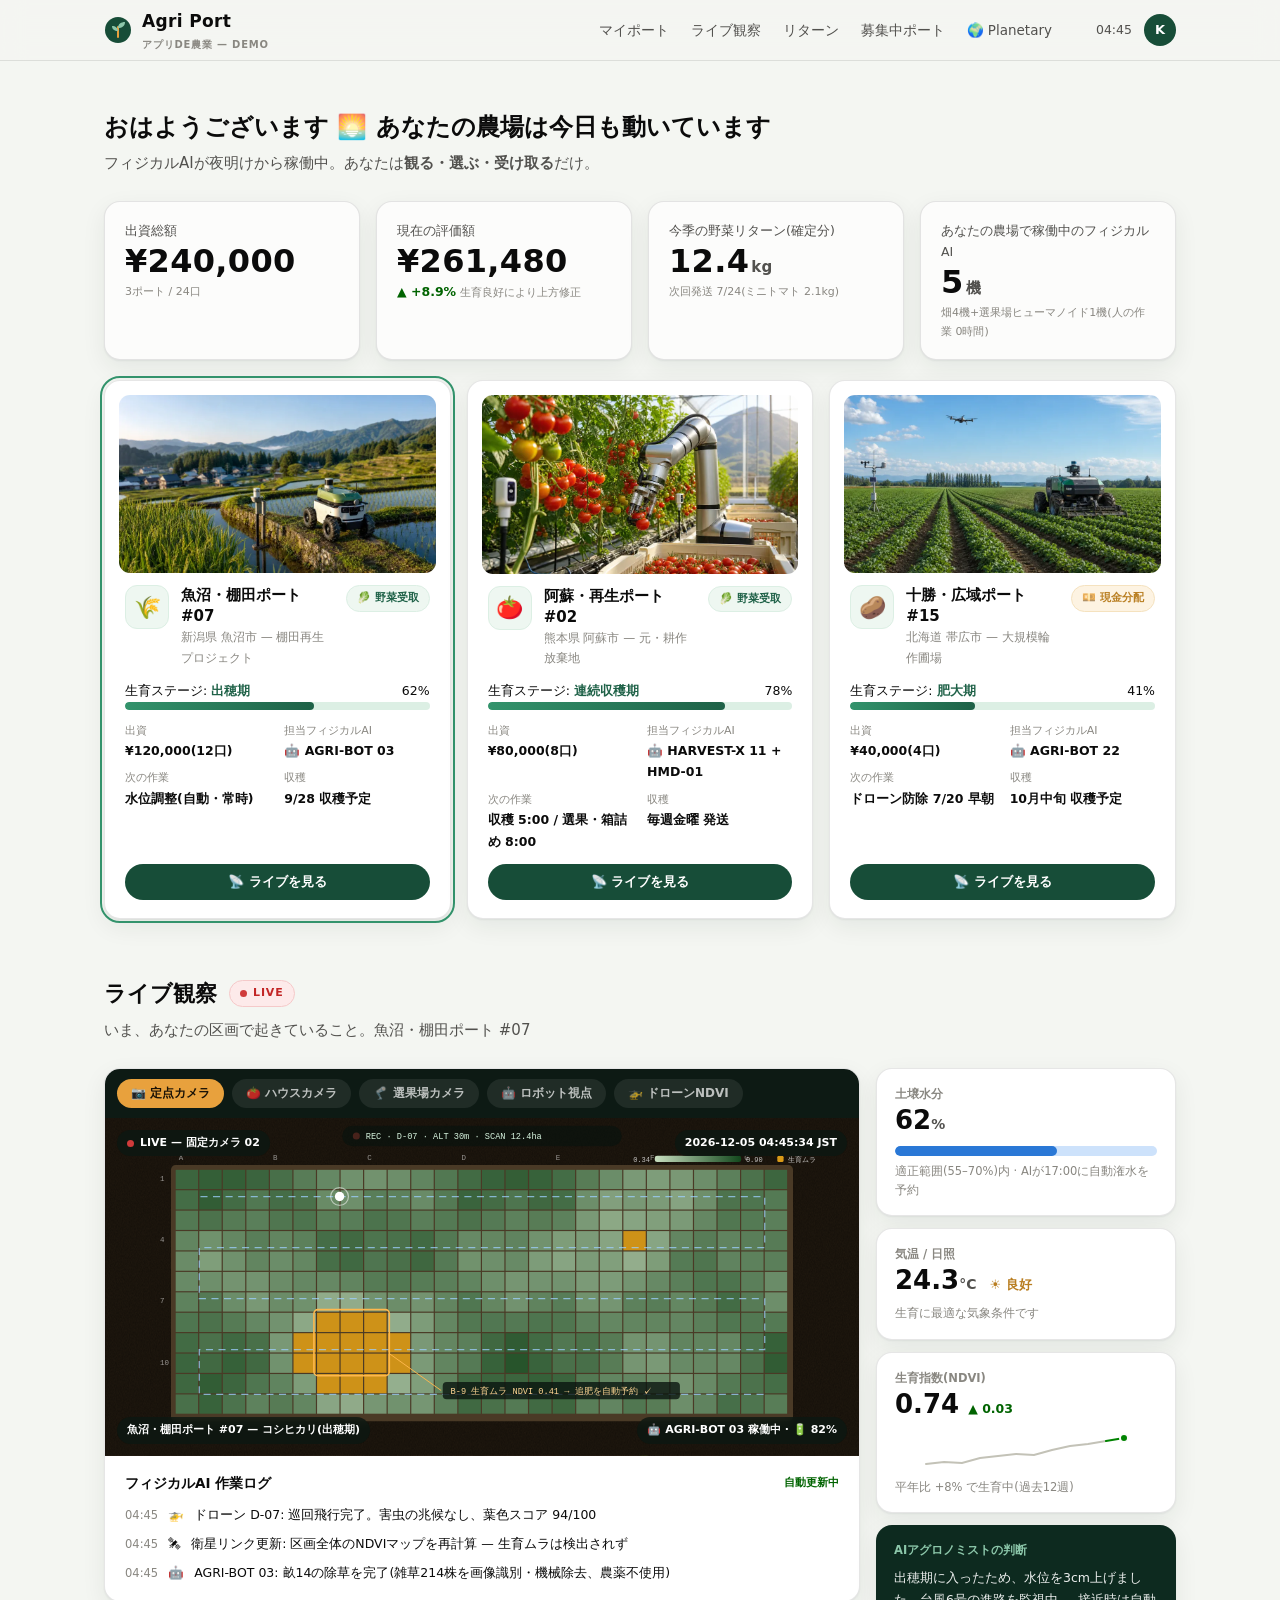
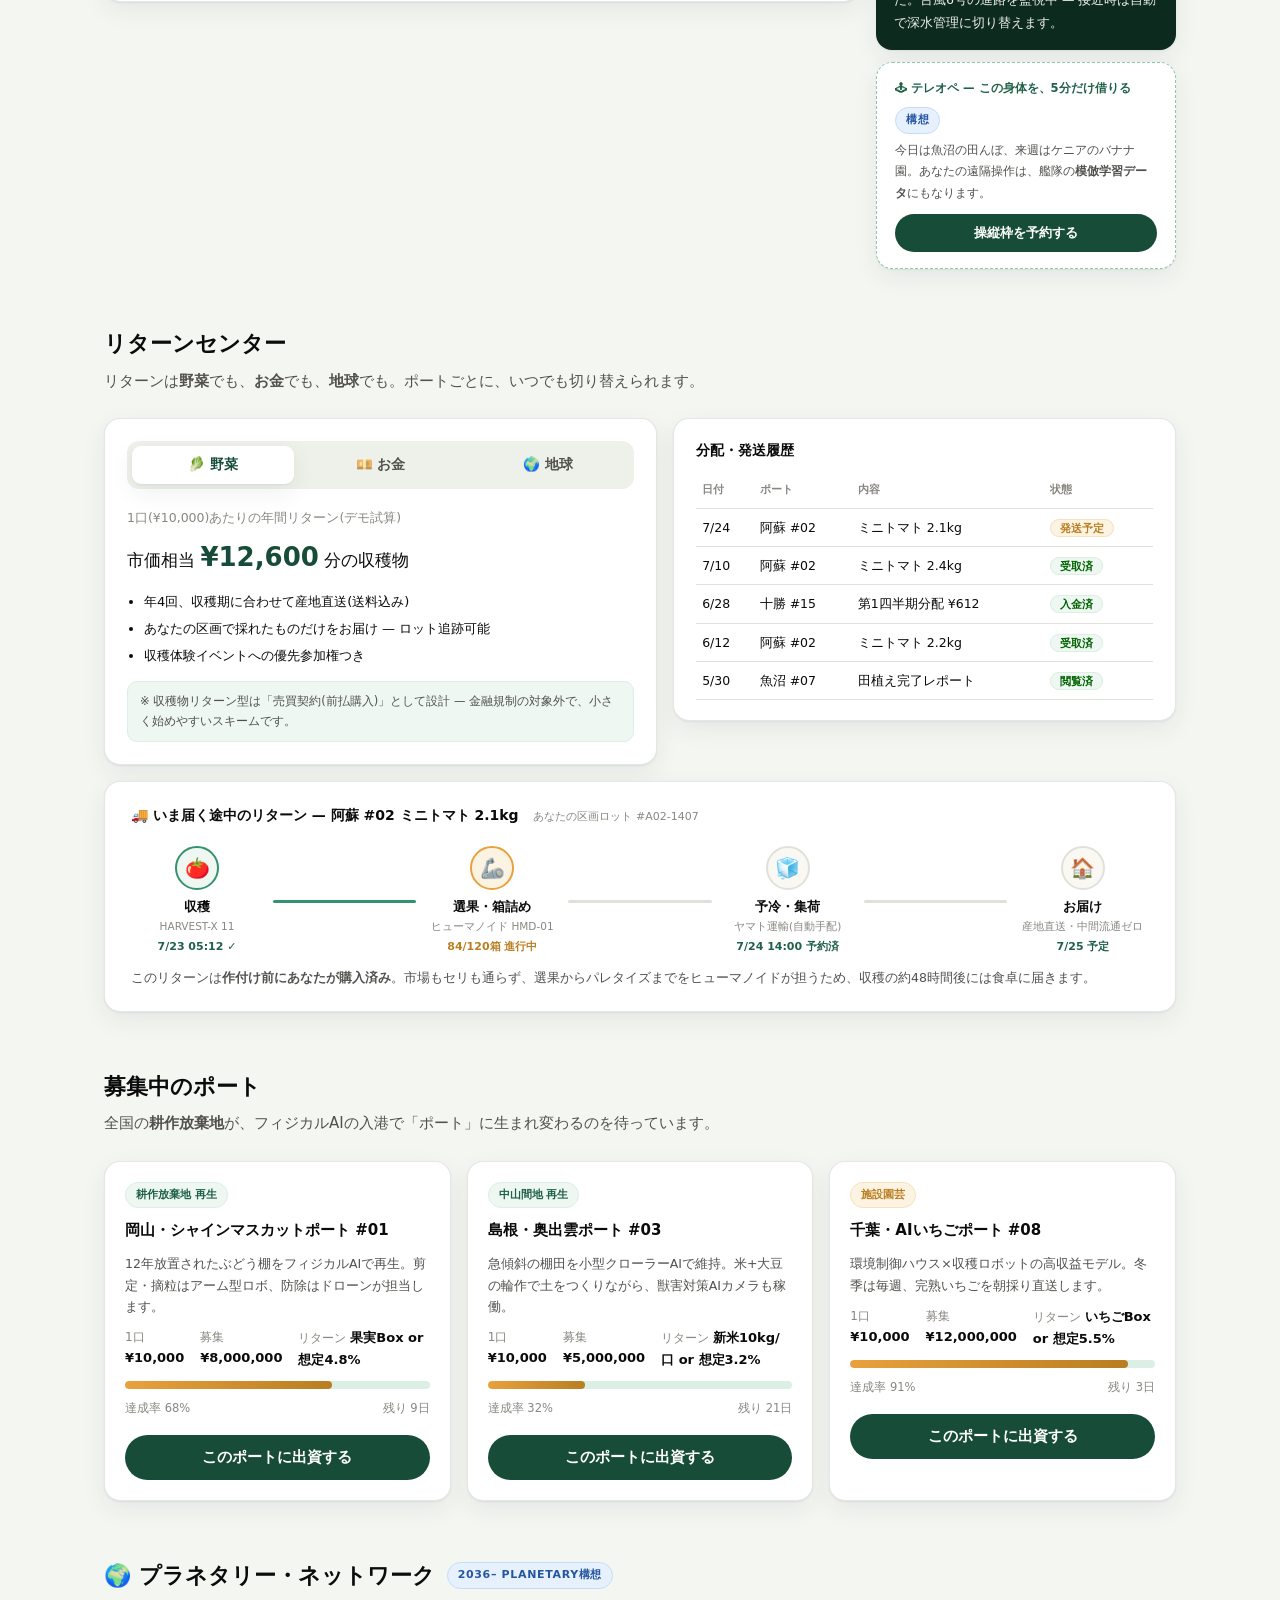
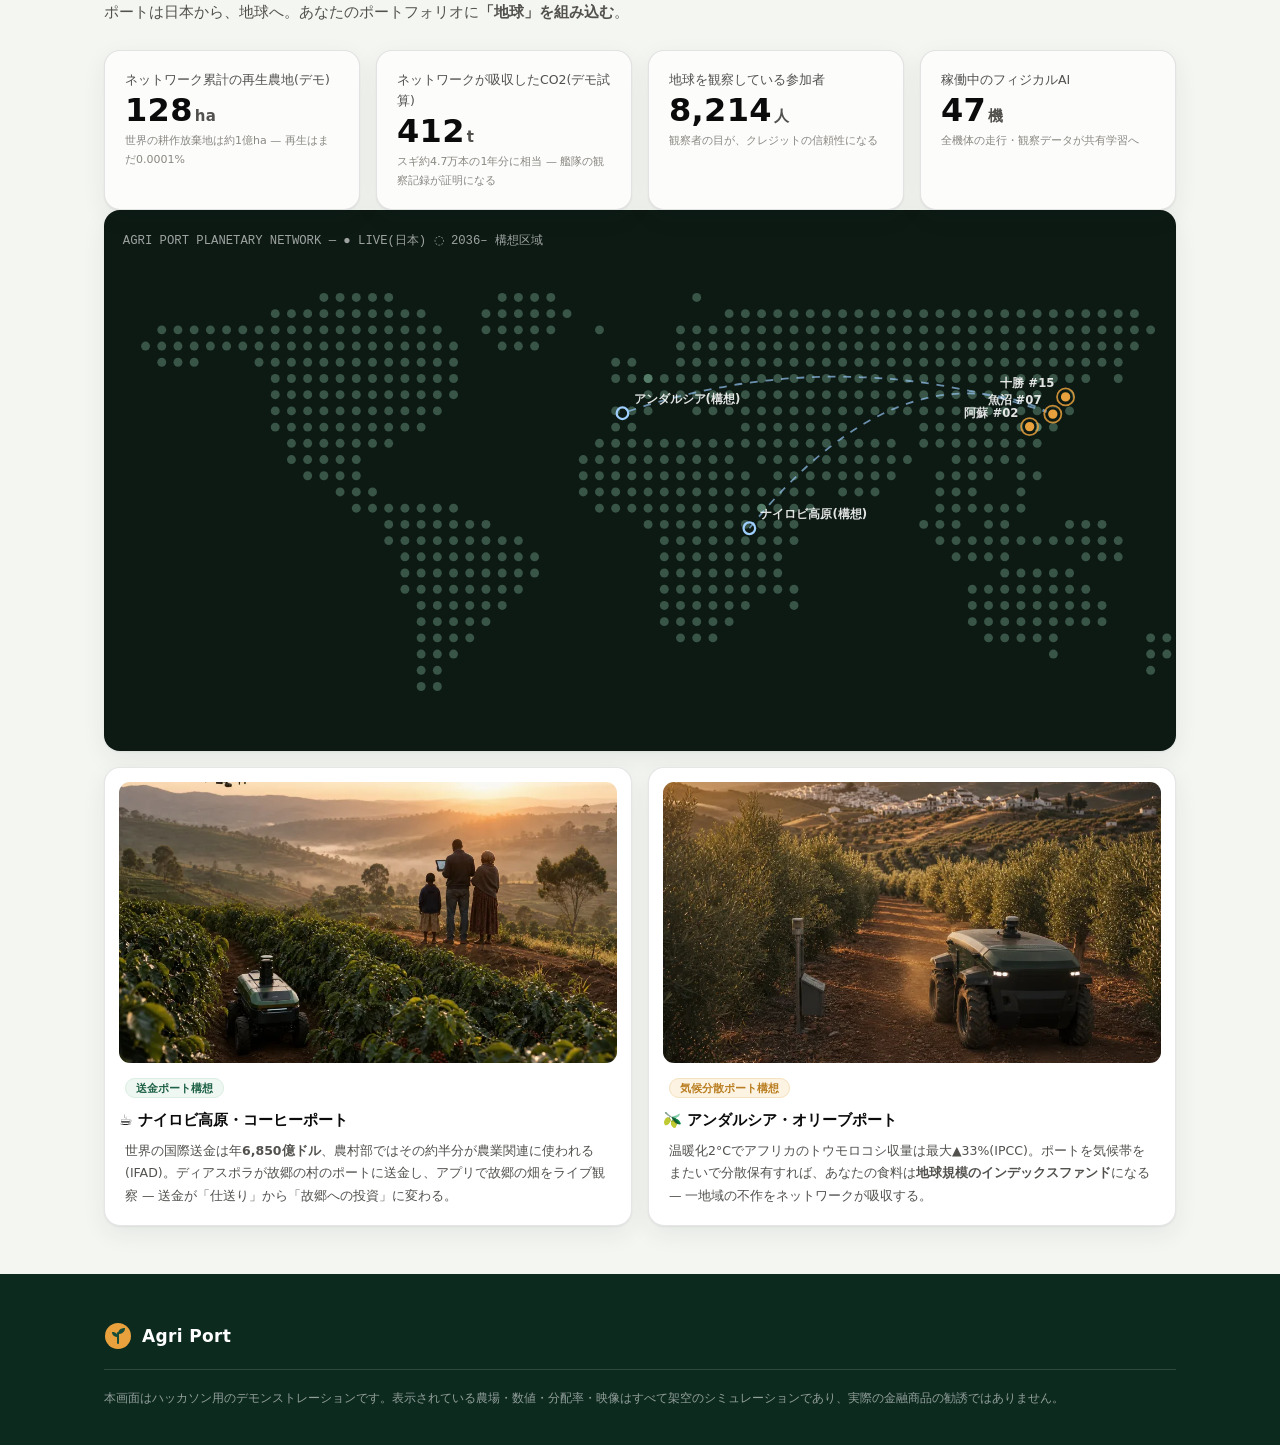
<file: app.html>
<!DOCTYPE html>
<html lang="ja">
<head>
<meta charset="UTF-8">
<meta name="viewport" content="width=device-width, initial-scale=1.0">
<title>Agri Port — マイポート | アプリDE農業</title>
<link rel="stylesheet" href="assets/style.css">
<link rel="stylesheet" href="assets/app.css">
<link rel="icon" href="data:image/svg+xml,<svg xmlns='http://www.w3.org/2000/svg' viewBox='0 0 100 100'><text y='.9em' font-size='90'>🌱</text></svg>">
</head>
<body class="app-body">

<header class="site-header app-header">
  <div class="wrap">
    <a class="brand" href="index.html">
      <svg class="brand-mark" viewBox="0 0 28 28" aria-hidden="true">
        <circle cx="14" cy="14" r="13" fill="#174d38"/>
        <path d="M14 21V11" stroke="#e8a13d" stroke-width="2" stroke-linecap="round"/>
        <path d="M14 12c0-4 3-6 7-6 0 4-3 6-7 6zM14 15c0-3-2.5-5-6-5 0 3.5 2.5 5 6 5z" fill="#8cc7aa"/>
      </svg>
      <span>Agri Port<small>アプリDE農業 — DEMO</small></span>
    </a>
    <nav class="site-nav app-nav">
      <a href="#portfolio">マイポート</a>
      <a href="#live">ライブ観察</a>
      <a href="#returns">リターン</a>
      <a href="#market">募集中ポート</a>
      <a href="#planet">🌍 Planetary</a>
    </nav>
    <div class="user-chip">
      <span class="clock" id="clock">--:--</span>
      <span class="avatar" aria-hidden="true">K</span>
    </div>
  </div>
</header>

<main class="wrap app-main">

  <!-- ================= Portfolio summary ================= -->
  <section id="portfolio" class="app-section">
    <div class="app-section-head">
      <h1>おはようございます 🌅 あなたの農場は今日も動いています</h1>
      <p class="app-lede">フィジカルAIが夜明けから稼働中。あなたは<strong>観る・選ぶ・受け取る</strong>だけ。</p>
    </div>

    <div class="stat-row">
      <div class="stat-tile">
        <div class="stat-label">出資総額</div>
        <div class="stat-value">¥240,000</div>
        <div class="stat-note">3ポート / 24口</div>
      </div>
      <div class="stat-tile">
        <div class="stat-label">現在の評価額</div>
        <div class="stat-value">¥261,480</div>
        <div class="stat-delta up">▲ +8.9% <span class="stat-note-inline">生育良好により上方修正</span></div>
      </div>
      <div class="stat-tile">
        <div class="stat-label">今季の野菜リターン(確定分)</div>
        <div class="stat-value">12.4<small>kg</small></div>
        <div class="stat-note">次回発送 7/24(ミニトマト 2.1kg)</div>
      </div>
      <div class="stat-tile">
        <div class="stat-label">あなたの農場で稼働中のフィジカルAI</div>
        <div class="stat-value">5<small>機</small></div>
        <div class="stat-note">畑4機+選果場ヒューマノイド1機(人の作業 0時間)</div>
      </div>
    </div>

    <div class="port-grid" id="portGrid"><!-- JS renders port cards --></div>
  </section>

  <!-- ================= Live observe ================= -->
  <section id="live" class="app-section">
    <div class="app-section-head">
      <h2>ライブ観察 <span class="live-pill"><span class="live-dot"></span>LIVE</span></h2>
      <p class="app-lede">いま、あなたの区画で起きていること。<span id="liveSubtitle">魚沼・棚田ポート #07</span></p>
    </div>

    <div class="live-layout">
      <div class="live-stage card">
        <div class="cam-tabs" role="tablist" aria-label="カメラ切替">
          <button class="cam-tab on" data-cam="fixed" role="tab" aria-selected="true">📷 定点カメラ</button>
          <button class="cam-tab" data-cam="house" role="tab" aria-selected="false">🍅 ハウスカメラ</button>
          <button class="cam-tab" data-cam="pack" role="tab" aria-selected="false">🦿 選果場カメラ</button>
          <button class="cam-tab" data-cam="pov" role="tab" aria-selected="false">🤖 ロボット視点</button>
          <button class="cam-tab" data-cam="ndvi" role="tab" aria-selected="false">🚁 ドローンNDVI</button>
        </div>
        <div class="live-scene-wrap">
          <svg id="camFixed" class="cam-view" viewBox="0 0 960 430" role="img" aria-label="農場のライブ映像 — 定点カメラ(デモ用アニメーション)">
            <defs>
              <linearGradient id="sky" x1="0" y1="0" x2="0" y2="1">
                <stop offset="0" stop-color="#aee1f5"/>
                <stop offset="0.6" stop-color="#e8f4e0"/>
                <stop offset="1" stop-color="#f4efd8"/>
              </linearGradient>
              <linearGradient id="soil" x1="0" y1="0" x2="0" y2="1">
                <stop offset="0" stop-color="#8a6b4d"/>
                <stop offset="1" stop-color="#6d5138"/>
              </linearGradient>
            </defs>

            <!-- sky -->
            <rect width="960" height="240" fill="url(#sky)"/>
            <circle cx="820" cy="70" r="34" fill="#ffd97a" opacity="0.95"/>
            <g id="clouds">
              <ellipse cx="180" cy="60" rx="56" ry="16" fill="#fff" opacity="0.85"/>
              <ellipse cx="240" cy="52" rx="40" ry="13" fill="#fff" opacity="0.7"/>
              <ellipse cx="560" cy="90" rx="48" ry="14" fill="#fff" opacity="0.75"/>
            </g>
            <!-- mountains -->
            <path d="M0 240 L120 150 L220 240 Z" fill="#9dbfa5"/>
            <path d="M140 240 L290 120 L440 240 Z" fill="#86ab90"/>
            <path d="M380 240 L520 165 L660 240 Z" fill="#9dbfa5"/>
            <path d="M600 240 L780 130 L960 240 Z" fill="#86ab90"/>

            <!-- field -->
            <rect y="238" width="960" height="192" fill="url(#soil)"/>
            <g id="rows">
              <path d="M0 260 H960" stroke="#3f7d3f" stroke-width="10" opacity="0.9"/>
              <path d="M0 288 H960" stroke="#468a44" stroke-width="13" opacity="0.92"/>
              <path d="M0 320 H960" stroke="#4d964a" stroke-width="16" opacity="0.94"/>
              <path d="M0 358 H960" stroke="#54a350" stroke-width="20" opacity="0.96"/>
              <path d="M0 402 H960" stroke="#5bb057" stroke-width="25"/>
            </g>

            <!-- autonomous robot -->
            <g id="robot">
              <ellipse cx="0" cy="30" rx="34" ry="7" fill="#000" opacity="0.18"/>
              <rect x="-30" y="-2" width="60" height="24" rx="7" fill="#174d38"/>
              <rect x="-22" y="-14" width="30" height="16" rx="5" fill="#2a7a59"/>
              <rect x="-16" y="-10" width="12" height="8" rx="2" fill="#bfe9d4"/>
              <circle cx="-16" cy="26" r="9" fill="#20261f"/>
              <circle cx="16" cy="26" r="9" fill="#20261f"/>
              <circle cx="-16" cy="26" r="3.5" fill="#8a8a8a"/>
              <circle cx="16" cy="26" r="3.5" fill="#8a8a8a"/>
              <rect x="24" y="-22" width="3" height="22" fill="#e8a13d"/>
              <circle cx="25.5" cy="-24" r="4" fill="#e8a13d">
                <animate attributeName="opacity" values="1;0.3;1" dur="1.6s" repeatCount="indefinite"/>
              </circle>
            </g>

            <!-- drone -->
            <g id="drone">
              <ellipse cx="0" cy="52" rx="20" ry="4" fill="#000" opacity="0.12"/>
              <rect x="-16" y="-4" width="32" height="9" rx="4" fill="#123a2b"/>
              <line x1="-16" y1="0" x2="-30" y2="-8" stroke="#123a2b" stroke-width="3"/>
              <line x1="16" y1="0" x2="30" y2="-8" stroke="#123a2b" stroke-width="3"/>
              <ellipse cx="-30" cy="-9" rx="10" ry="2.6" fill="#52514e" opacity="0.8">
                <animate attributeName="rx" values="10;4;10" dur="0.22s" repeatCount="indefinite"/>
              </ellipse>
              <ellipse cx="30" cy="-9" rx="10" ry="2.6" fill="#52514e" opacity="0.8">
                <animate attributeName="rx" values="4;10;4" dur="0.22s" repeatCount="indefinite"/>
              </ellipse>
              <circle cx="0" cy="7" r="3" fill="#e8a13d"/>
            </g>
          </svg>

          <svg id="camPov" class="cam-view hidden" viewBox="0 0 960 430" role="img" aria-label="AGRI-BOT 03の機体カメラ映像 — AI雑草検出(デモ用アニメーション)"></svg>
          <svg id="camNdvi" class="cam-view hidden" viewBox="0 0 960 430" role="img" aria-label="ドローンによるNDVI生育マップ(デモ用アニメーション)"></svg>

          <video id="vidFixed" class="cam-video" src="assets/videos/video-cam-port-live.mp4" autoplay muted loop playsinline aria-label="ポート定点カメラのライブ映像 — 自律トラクタとドローン(生成動画)"></video>
          <video id="vidHouse" class="cam-video hidden" src="assets/videos/video-cam-greenhouse.mp4" poster="assets/images/optimized/port-aso-ai-tomato-greenhouse.webp" autoplay muted loop playsinline aria-label="ハウス内カメラ — トマト収穫ロボの稼働(生成動画)"></video>
          <video id="vidPack" class="cam-video hidden" src="assets/videos/video-humanoid-packhouse.mp4" poster="assets/images/optimized/section-2035-humanoid-packhouse-logistics.webp" autoplay muted loop playsinline aria-label="選果場カメラ — ヒューマノイドの選果・箱詰め(生成動画)"></video>
          <video id="vidPov" class="cam-video hidden" src="assets/videos/video-pov-weeding.mp4" autoplay muted loop playsinline aria-label="ロボット機体カメラのライブ映像(生成動画)"></video>
          <video id="vidNdvi" class="cam-video hidden" src="assets/videos/video-drone-scan.mp4" autoplay muted loop playsinline aria-label="ドローンの生育スキャン映像(生成動画)"></video>
          <div id="detLayer" class="det-layer hidden" aria-hidden="true"></div>

          <div class="scene-chip scene-chip-tl"><span class="live-dot"></span> <span id="sceneCamLabel">LIVE — 固定カメラ 02</span></div>
          <div class="scene-chip scene-chip-tr" id="sceneClock">2026-07-18 07:41:23 JST</div>
          <div class="scene-chip scene-chip-bl" id="scenePort">魚沼・棚田ポート #07 — コシヒカリ(出穂期)</div>
          <div class="scene-chip scene-chip-br" id="sceneBot">🤖 AGRI-BOT 03 稼働中 · 🔋 82%</div>
        </div>

        <div class="log-feed">
          <div class="log-head">
            <strong>フィジカルAI 作業ログ</strong>
            <span class="log-live">自動更新中</span>
          </div>
          <ul id="logFeed"></ul>
        </div>
      </div>

      <aside class="telemetry">
        <div class="tele-card card">
          <div class="tele-label">土壌水分</div>
          <div class="tele-value">62<small>%</small></div>
          <div class="meter" role="img" aria-label="土壌水分 62% — 適正範囲">
            <div class="meter-fill" style="width:62%"></div>
          </div>
          <div class="tele-note">適正範囲(55–70%)内 · AIが17:00に自動潅水を予約</div>
        </div>
        <div class="tele-card card">
          <div class="tele-label">気温 / 日照</div>
          <div class="tele-value">24.3<small>°C</small> <span class="tele-sun">☀ 良好</span></div>
          <div class="tele-note">生育に最適な気象条件です</div>
        </div>
        <div class="tele-card card">
          <div class="tele-label">生育指数(NDVI)</div>
          <div class="tele-value">0.74 <span class="tele-up">▲ 0.03</span></div>
          <svg class="spark" viewBox="0 0 200 44" aria-hidden="true">
            <polyline points="0,36 18,34 36,35 54,30 72,28 90,26 108,27 126,22 144,18 162,16 180,13" fill="none" stroke="#c3c2b7" stroke-width="2" stroke-linecap="round"/>
            <polyline points="180,13 198,10" fill="none" stroke="#008300" stroke-width="2" stroke-linecap="round"/>
            <circle cx="198" cy="10" r="4" fill="#008300" stroke="#fcfcfb" stroke-width="2"/>
          </svg>
          <div class="tele-note">平年比 +8% で生育中(過去12週)</div>
        </div>
        <div class="tele-card card tele-ai">
          <div class="tele-label">AIアグロノミストの判断</div>
          <p>出穂期に入ったため、水位を3cm上げました。台風6号の進路を監視中 — 接近時は自動で深水管理に切り替えます。</p>
        </div>
        <div class="tele-card card tele-teleop">
          <div class="tele-label">🕹 テレオペ — この身体を、5分だけ借りる <span class="preview-pill">構想</span></div>
          <p>今日は魚沼の田んぼ、来週はケニアのバナナ園。あなたの遠隔操作は、艦隊の<strong>模倣学習データ</strong>にもなります。</p>
          <button class="btn btn-green teleop-btn" id="teleopBtn">操縦枠を予約する</button>
        </div>
      </aside>
    </div>
  </section>

  <!-- ================= Returns ================= -->
  <section id="returns" class="app-section">
    <div class="app-section-head">
      <h2>リターンセンター</h2>
      <p class="app-lede">リターンは<strong>野菜</strong>でも、<strong>お金</strong>でも、<strong>地球</strong>でも。ポートごとに、いつでも切り替えられます。</p>
    </div>

    <div class="returns-layout">
      <div class="return-sim card">
        <div class="return-toggle rt-three" role="tablist" aria-label="リターン方式の選択">
          <button class="rt-btn on" id="rtVeg" role="tab" aria-selected="true">🥬 野菜</button>
          <button class="rt-btn" id="rtCash" role="tab" aria-selected="false">💴 お金</button>
          <button class="rt-btn" id="rtEarth" role="tab" aria-selected="false">🌍 地球</button>
        </div>

        <div class="return-panel" id="panelVeg">
          <div class="rp-headline">1口(¥10,000)あたりの年間リターン(デモ試算)</div>
          <div class="rp-value">市価相当 <strong>¥12,600</strong> 分の収穫物</div>
          <ul class="rp-points">
            <li>年4回、収穫期に合わせて産地直送(送料込み)</li>
            <li>あなたの区画で採れたものだけをお届け — ロット追跡可能</li>
            <li>収穫体験イベントへの優先参加権つき</li>
          </ul>
          <div class="rp-note">※ 収穫物リターン型は「売買契約(前払購入)」として設計 — 金融規制の対象外で、小さく始めやすいスキームです。</div>
        </div>

        <div class="return-panel hidden" id="panelCash">
          <div class="rp-headline">1口(¥10,000)あたりの年間分配(デモ試算)</div>
          <div class="rp-value">想定分配率 <strong>3.0〜5.5%</strong> <span class="rp-small">(作柄連動)</span></div>
          <ul class="rp-points">
            <li>販売収益から運営費を除き、匿名組合契約に基づき分配</li>
            <li>作柄・市況により変動(元本保証はありません)</li>
            <li>分配金の一部を「次の荒廃農地再生」に再投資するオプションあり</li>
          </ul>
          <div class="rp-note">※ 金銭リターン型は金商法上の集団投資スキームに該当 — 第二種金融商品取引業者との提携により提供する設計です。</div>
        </div>

        <div class="return-panel hidden" id="panelEarth">
          <div class="rp-headline">あなたの区画が、CO2を吸い込む畑になる(デモ試算)</div>
          <div class="rp-value">1口(¥10,000)あたり <strong>スギの木 約1本分/年</strong> <span class="rp-small">(約4〜12kgのCO2を吸収)</span></div>
          <ul class="rp-points">
            <li>荒れ地が畑に戻ると、土は大気から炭素を取り込む — いわば<strong>「植林」の農地版</strong></li>
            <li>リターンは<strong>「あなたの区画が吸った量の証明書」</strong>。自分の暮らしの排出の相殺に使え、企業に売れた分は分配にも</li>
            <li>「本当に吸収したの?」の証拠は、<strong>毎日観察している艦隊の記録</strong>がそのまま担保する</li>
          </ul>
          <div class="rp-note">※ Track C(構想)。スギ換算は林野庁試算(1本あたり年約8.8kg)ベース。この市場の世界的な最大課題は「吸収の証明」のコストと信頼性 — 常時観察するAgri Portは、それを構造的に解決します。</div>
        </div>
      </div>

      <div class="return-history card">
        <div class="rh-head">分配・発送履歴</div>
        <table>
          <thead><tr><th>日付</th><th>ポート</th><th>内容</th><th>状態</th></tr></thead>
          <tbody>
            <tr><td>7/24</td><td>阿蘇 #02</td><td>ミニトマト 2.1kg</td><td><span class="badge badge-plan">発送予定</span></td></tr>
            <tr><td>7/10</td><td>阿蘇 #02</td><td>ミニトマト 2.4kg</td><td><span class="badge badge-done">受取済</span></td></tr>
            <tr><td>6/28</td><td>十勝 #15</td><td>第1四半期分配 ¥612</td><td><span class="badge badge-done">入金済</span></td></tr>
            <tr><td>6/12</td><td>阿蘇 #02</td><td>ミニトマト 2.2kg</td><td><span class="badge badge-done">受取済</span></td></tr>
            <tr><td>5/30</td><td>魚沼 #07</td><td>田植え完了レポート</td><td><span class="badge badge-done">閲覧済</span></td></tr>
          </tbody>
        </table>
      </div>

      <div class="chain-card card">
        <div class="rh-head">🚚 いま届く途中のリターン — 阿蘇 #02 ミニトマト 2.1kg <span class="chain-note">あなたの区画ロット #A02-1407</span></div>
        <div class="chain-steps">
          <div class="chain-step done">
            <div class="cs-ico">🍅</div>
            <div class="cs-name">収穫</div>
            <div class="cs-by">HARVEST-X 11</div>
            <div class="cs-time">7/23 05:12 ✓</div>
          </div>
          <div class="chain-bar done"></div>
          <div class="chain-step active">
            <div class="cs-ico">🦾</div>
            <div class="cs-name">選果・箱詰め</div>
            <div class="cs-by">ヒューマノイド HMD-01</div>
            <div class="cs-time">84/120箱 進行中</div>
          </div>
          <div class="chain-bar"></div>
          <div class="chain-step">
            <div class="cs-ico">🧊</div>
            <div class="cs-name">予冷・集荷</div>
            <div class="cs-by">ヤマト運輸(自動手配)</div>
            <div class="cs-time">7/24 14:00 予約済</div>
          </div>
          <div class="chain-bar"></div>
          <div class="chain-step">
            <div class="cs-ico">🏠</div>
            <div class="cs-name">お届け</div>
            <div class="cs-by">産地直送・中間流通ゼロ</div>
            <div class="cs-time">7/25 予定</div>
          </div>
        </div>
        <p class="chain-foot">このリターンは<strong>作付け前にあなたが購入済み</strong>。市場もセリも通らず、選果からパレタイズまでをヒューマノイドが担うため、収穫の約48時間後には食卓に届きます。</p>
      </div>
    </div>
  </section>

  <!-- ================= Market ================= -->
  <section id="market" class="app-section">
    <div class="app-section-head">
      <h2>募集中のポート</h2>
      <p class="app-lede">全国の<strong>耕作放棄地</strong>が、フィジカルAIの入港で「ポート」に生まれ変わるのを待っています。</p>
    </div>
    <div class="market-grid" id="marketGrid"><!-- JS renders --></div>
  </section>

  <!-- ================= Planetary ================= -->
  <section id="planet" class="app-section">
    <div class="app-section-head">
      <h2>🌍 プラネタリー・ネットワーク <span class="preview-pill">2036– PLANETARY構想</span></h2>
      <p class="app-lede">ポートは日本から、地球へ。あなたのポートフォリオに<strong>「地球」を組み込む</strong>。</p>
    </div>

    <div class="stat-row">
      <div class="stat-tile">
        <div class="stat-label">ネットワーク累計の再生農地(デモ)</div>
        <div class="stat-value">128<small>ha</small></div>
        <div class="stat-note">世界の耕作放棄地は約1億ha — 再生はまだ0.0001%</div>
      </div>
      <div class="stat-tile">
        <div class="stat-label">ネットワークが吸収したCO2(デモ試算)</div>
        <div class="stat-value">412<small>t</small></div>
        <div class="stat-note">スギ約4.7万本の1年分に相当 — 艦隊の観察記録が証明になる</div>
      </div>
      <div class="stat-tile">
        <div class="stat-label">地球を観察している参加者</div>
        <div class="stat-value">8,214<small>人</small></div>
        <div class="stat-note">観察者の目が、クレジットの信頼性になる</div>
      </div>
      <div class="stat-tile">
        <div class="stat-label">稼働中のフィジカルAI</div>
        <div class="stat-value">47<small>機</small></div>
        <div class="stat-note">全機体の走行・観察データが共有学習へ</div>
      </div>
    </div>

    <div class="planet-map card">
      <svg id="worldMap" viewBox="0 0 960 470" role="img" aria-label="Agri Portの世界ポート網マップ(デモ) — 日本3ポートが稼働中、ケニアとスペインは構想区域"></svg>
    </div>

    <div class="planet-grid">
      <div class="card planet-card">
        <img class="port-photo" src="assets/images/optimized/port-nairobi-coffee.webp" alt="ケニア高原のコーヒー農園を小型自律ロボが巡回し、家族が丘からタブレットで観察している" loading="lazy">
        <span class="market-tag renew">送金ポート構想</span>
        <div class="market-name">☕ ナイロビ高原・コーヒーポート</div>
        <p class="market-desc">世界の国際送金は年<strong>6,850億ドル</strong>、農村部ではその約半分が農業関連に使われる(IFAD)。ディアスポラが故郷の村のポートに送金し、アプリで故郷の畑をライブ観察 — 送金が「仕送り」から「故郷への投資」に変わる。</p>
      </div>
      <div class="card planet-card">
        <img class="port-photo" src="assets/images/optimized/port-andalusia-olive.webp" alt="アンダルシアのオリーブ並木を電動自律トラクタが走る夕景" loading="lazy">
        <span class="market-tag">気候分散ポート構想</span>
        <div class="market-name">🫒 アンダルシア・オリーブポート</div>
        <p class="market-desc">温暖化2°Cでアフリカのトウモロコシ収量は最大▲33%(IPCC)。ポートを気候帯をまたいで分散保有すれば、あなたの食料は<strong>地球規模のインデックスファンド</strong>になる — 一地域の不作をネットワークが吸収する。</p>
      </div>
    </div>
  </section>

</main>

<footer class="site-footer">
  <div class="wrap">
    <a class="brand" href="index.html">
      <svg class="brand-mark" viewBox="0 0 28 28" aria-hidden="true">
        <circle cx="14" cy="14" r="13" fill="#e8a13d"/>
        <path d="M14 21V11" stroke="#174d38" stroke-width="2" stroke-linecap="round"/>
        <path d="M14 12c0-4 3-6 7-6 0 4-3 6-7 6zM14 15c0-3-2.5-5-6-5 0 3.5 2.5 5 6 5z" fill="#174d38"/>
      </svg>
      <span>Agri Port</span>
    </a>
    <div class="disclaimer">
      本画面はハッカソン用のデモンストレーションです。表示されている農場・数値・分配率・映像はすべて架空のシミュレーションであり、実際の金融商品の勧誘ではありません。
    </div>
  </div>
</footer>

<div class="toast" id="toast" role="status"></div>

<script src="assets/app.js"></script>
<script src="assets/scenes.js"></script>
<script src="assets/planetary.js"></script>
</body>
</html>
</file>
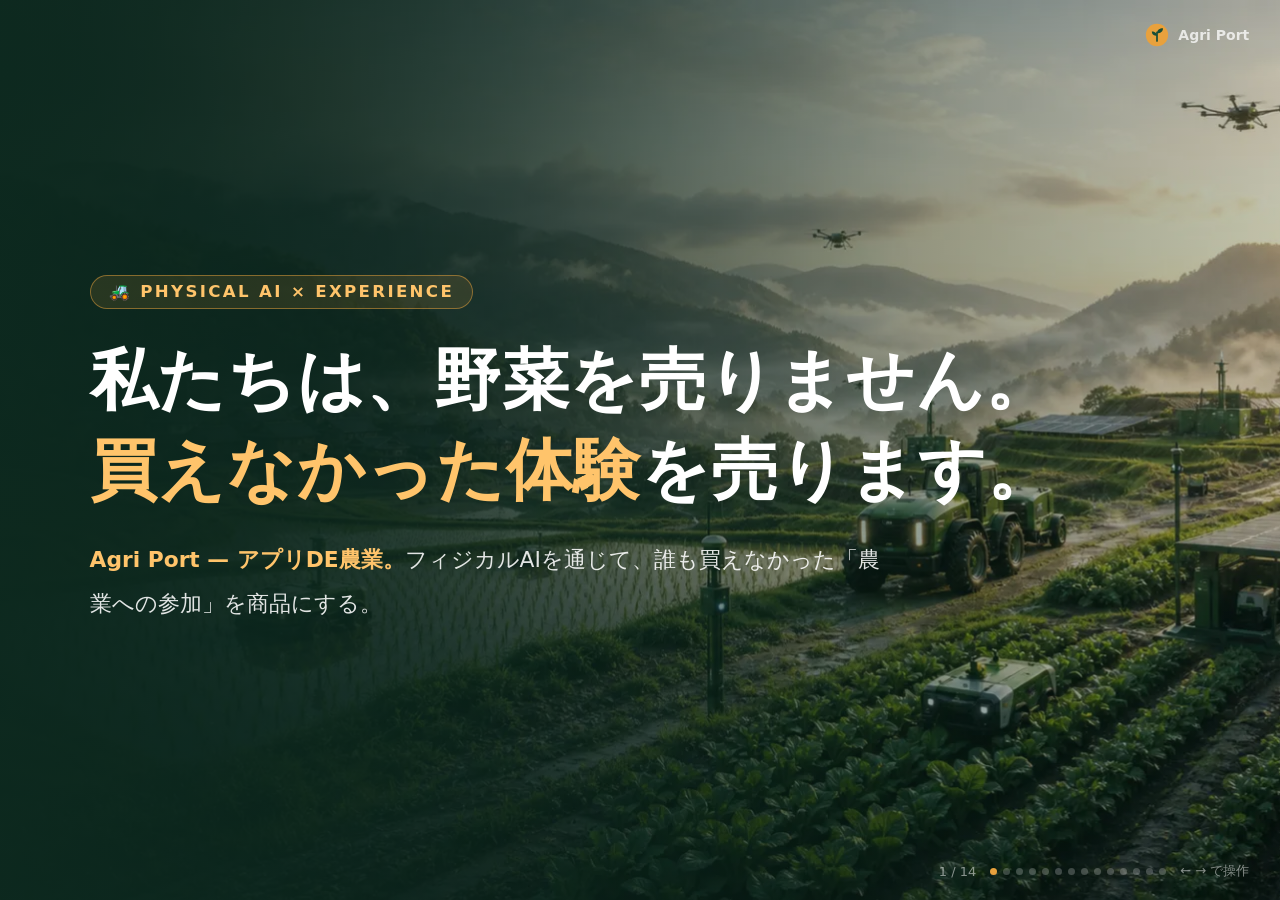
<file: pitch-experience.html>
<!DOCTYPE html>
<html lang="ja">
<head>
<meta charset="UTF-8">
<meta name="viewport" content="width=device-width, initial-scale=1.0">
<title>Agri Port — ピッチ資料(体験版)</title>
<link rel="icon" href="data:image/svg+xml,<svg xmlns='http://www.w3.org/2000/svg' viewBox='0 0 100 100'><text y='.9em' font-size='90'>🌱</text></svg>">
<style>
  * { margin: 0; padding: 0; box-sizing: border-box; }
  :root {
    --green-950: #0d2a1f; --green-800: #174d38; --green-600: #277a59;
    --amber: #e8a13d; --amber-l: #ffc46b; --cream: #f9f8f2;
    --ink-inv: rgba(255,255,255,0.88);
  }
  html, body { height: 100%; overflow: hidden; background: var(--green-950); }
  body {
    font-family: "Hiragino Sans", "Hiragino Kaku Gothic ProN", "Yu Gothic UI", "Noto Sans JP", system-ui, sans-serif;
    color: #fff; cursor: default; -webkit-font-smoothing: antialiased;
  }
  .slide {
    position: absolute; inset: 0; display: none;
    flex-direction: column; justify-content: center;
    padding: 6vh 7vw; overflow: hidden;
    background: linear-gradient(160deg, #0d2a1f 0%, #123a2b 60%, #174d38 100%);
  }
  .slide.on { display: flex; animation: fadein 0.35s ease; }
  @keyframes fadein { from { opacity: 0; } to { opacity: 1; } }

  .kicker {
    display: inline-block; align-self: flex-start;
    font-size: clamp(12px, 1.3vw, 17px); font-weight: 800; letter-spacing: 0.14em;
    color: var(--amber-l); border: 1px solid rgba(232,161,61,0.5);
    background: rgba(232,161,61,0.12);
    padding: 0.4em 1.1em; border-radius: 999px; margin-bottom: 3vh;
  }
  h1 { font-size: clamp(34px, 5.2vw, 78px); line-height: 1.35; font-weight: 800; letter-spacing: 0.01em; }
  h1 .accent { color: var(--amber-l); }
  .sub { font-size: clamp(15px, 1.7vw, 24px); color: var(--ink-inv); margin-top: 2.5vh; line-height: 2; max-width: 62vw; }
  .sub strong { color: var(--amber-l); }

  .bignum-row { display: flex; gap: 5vw; margin-top: 5vh; flex-wrap: wrap; }
  .bignum .bn-v { font-size: clamp(44px, 6.5vw, 100px); font-weight: 800; color: var(--amber-l); line-height: 1.1; }
  .bignum .bn-v small { font-size: 0.4em; color: var(--ink-inv); font-weight: 700; }
  .bignum .bn-l { font-size: clamp(13px, 1.35vw, 19px); color: rgba(255,255,255,0.7); margin-top: 1vh; line-height: 1.7; }

  .img-row { display: flex; gap: 2vw; margin-top: 4.5vh; align-items: stretch; }
  .img-card { flex: 1; border-radius: 18px; overflow: hidden; position: relative; box-shadow: 0 18px 50px rgba(0,0,0,0.45); }
  .img-card img { width: 100%; height: 100%; object-fit: cover; display: block; }
  .img-card .cap {
    position: absolute; left: 12px; bottom: 12px;
    font-size: clamp(11px, 1.15vw, 15px); font-weight: 700; color: #fff;
    background: rgba(10,24,18,0.75); padding: 0.4em 1em; border-radius: 999px;
  }
  .step-tag {
    position: absolute; top: 12px; left: 12px;
    font-size: clamp(11px, 1.1vw, 14px); font-weight: 800; letter-spacing: 0.08em;
    background: var(--amber); color: #1a1206; padding: 0.35em 0.9em; border-radius: 999px;
  }

  .bg-slide { background-size: cover; background-position: center; }
  .bg-slide::before { content: ""; position: absolute; inset: 0; background: linear-gradient(90deg, rgba(13,42,31,0.92) 0%, rgba(13,42,31,0.55) 55%, rgba(13,42,31,0.25) 100%); }
  .bg-slide > * { position: relative; z-index: 1; }

  .flow-line { display: flex; align-items: center; gap: 1.2vw; margin-top: 3.5vh; flex-wrap: wrap; }
  .fnode {
    background: rgba(255,255,255,0.1); border: 1.5px solid rgba(255,255,255,0.25);
    border-radius: 14px; padding: 1.2vh 1.6vw; text-align: center;
    font-size: clamp(13px, 1.5vw, 21px); font-weight: 700; line-height: 1.5;
  }
  .fnode small { display: block; font-size: 0.62em; font-weight: 500; color: rgba(255,255,255,0.6); }
  .fnode.hot { border-color: var(--amber); background: rgba(232,161,61,0.16); }
  .bg-slide .fnode { background: rgba(8,18,14,0.66); }
  .bg-slide .fnode.hot { background: rgba(52,38,10,0.72); }
  .farrow { font-size: clamp(16px, 2vw, 28px); color: var(--amber-l); font-weight: 800; }

  .chip-row { display: flex; gap: 1.6vw; margin-top: 4vh; flex-wrap: wrap; }
  .chip {
    flex: 1; min-width: 220px;
    background: rgba(255,255,255,0.07); border: 1px solid rgba(255,255,255,0.18);
    border-radius: 18px; padding: 3vh 1.8vw;
  }
  .chip h3 { font-size: clamp(16px, 1.9vw, 26px); color: var(--amber-l); margin-bottom: 1.2vh; line-height: 1.5; }
  .chip p { font-size: clamp(13px, 1.35vw, 18px); color: var(--ink-inv); line-height: 1.9; }
  .chip p strong { color: #fff; }

  .src { position: absolute; bottom: 3.2vh; left: 7vw; right: 7vw; font-size: clamp(10px, 1vw, 13px); color: rgba(255,255,255,0.38); }

  .quote { font-size: clamp(28px, 3.8vw, 58px); font-weight: 800; color: var(--amber-l); line-height: 1.6; max-width: 78vw; }
  .qr-box { display: flex; align-items: center; gap: 3vw; margin-top: 5vh; }
  .qr-box img { width: clamp(120px, 14vw, 200px); border-radius: 14px; }
  .qr-box .url { font-size: clamp(20px, 2.6vw, 40px); font-weight: 800; }
  .qr-box .url small { display: block; font-size: 0.45em; font-weight: 600; color: rgba(255,255,255,0.6); margin-top: 0.6em; }

  /* ---- motion: staggered reveals ---- */
  @keyframes rise { from { opacity: 0; transform: translateY(20px); } to { opacity: 1; transform: none; } }
  .slide.on .kicker { animation: rise 0.5s ease both; }
  .slide.on h1 { animation: rise 0.6s ease 0.12s both; }
  .slide.on .sub { animation: rise 0.6s ease 0.3s both; }
  .slide.on .quote { animation: rise 0.7s ease 0.15s both; }
  .slide.on .qr-box { animation: rise 0.6s ease 0.5s both; }
  .slide.on .bignum:nth-child(1) { animation: rise 0.55s ease 0.45s both; }
  .slide.on .bignum:nth-child(2) { animation: rise 0.55s ease 0.65s both; }
  .slide.on .bignum:nth-child(3) { animation: rise 0.55s ease 0.85s both; }
  .slide.on .chip:nth-child(1) { animation: rise 0.55s ease 0.4s both; }
  .slide.on .chip:nth-child(2) { animation: rise 0.55s ease 0.58s both; }
  .slide.on .chip:nth-child(3) { animation: rise 0.55s ease 0.76s both; }
  .slide.on .chip:nth-child(4) { animation: rise 0.55s ease 0.94s both; }
  .slide.on .img-card:nth-child(1) { animation: rise 0.55s ease 0.35s both; }
  .slide.on .img-card:nth-child(2) { animation: rise 0.55s ease 0.53s both; }
  .slide.on .img-card:nth-child(3) { animation: rise 0.55s ease 0.71s both; }
  .slide.on .img-card:nth-child(4) { animation: rise 0.55s ease 0.89s both; }
  .slide.on .flow-line > *:nth-child(1) { animation: rise 0.4s ease 0.35s both; }
  .slide.on .flow-line > *:nth-child(2) { animation: rise 0.4s ease 0.5s both; }
  .slide.on .flow-line > *:nth-child(3) { animation: rise 0.4s ease 0.65s both; }
  .slide.on .flow-line > *:nth-child(4) { animation: rise 0.4s ease 0.8s both; }
  .slide.on .flow-line > *:nth-child(5) { animation: rise 0.4s ease 0.95s both; }
  .slide.on .flow-line > *:nth-child(6) { animation: rise 0.4s ease 1.1s both; }
  .slide.on .flow-line > *:nth-child(7) { animation: rise 0.4s ease 1.25s both; }
  .slide.on .flow-line > *:nth-child(8) { animation: rise 0.4s ease 1.4s both; }
  .slide.on .flow-line > *:nth-child(9) { animation: rise 0.4s ease 1.55s both; }
  @keyframes arrowPulse { 0%, 100% { opacity: 0.45; } 50% { opacity: 1; } }
  .slide.on .farrow { animation: rise 0.4s ease both, arrowPulse 1.6s ease-in-out 2s infinite; }
  .slide.on .flow-line > .farrow:nth-child(2) { animation: rise 0.4s ease 0.5s both, arrowPulse 1.6s ease-in-out 2s infinite; }
  .slide.on .flow-line > .farrow:nth-child(4) { animation: rise 0.4s ease 0.8s both, arrowPulse 1.6s ease-in-out 2.25s infinite; }
  .slide.on .flow-line > .farrow:nth-child(6) { animation: rise 0.4s ease 1.1s both, arrowPulse 1.6s ease-in-out 2.5s infinite; }
  .slide.on .flow-line > .farrow:nth-child(8) { animation: rise 0.4s ease 1.4s both, arrowPulse 1.6s ease-in-out 2.75s infinite; }


  /* ---- AS-IS / TO-BE scheme diagram ---- */
  .scheme-rows { display: flex; flex-direction: column; gap: 2.2vh; margin-top: 3vh; }
  .scheme-row {
    display: flex; align-items: center; gap: 0.9vw;
    padding: 1.6vh 1.4vw; border-radius: 16px;
  }
  .scheme-row.asis { background: rgba(0,0,0,0.28); border: 1px solid rgba(255,255,255,0.14); }
  .scheme-row.tobe { background: rgba(232,161,61,0.10); border: 1.5px solid rgba(232,161,61,0.55); }
  .sr-label { flex: 0 0 7.5vw; font-size: clamp(12px,1.25vw,17px); font-weight: 800; line-height: 1.5; }
  .scheme-row.asis .sr-label { color: rgba(255,255,255,0.55); }
  .scheme-row.tobe .sr-label { color: var(--amber-l); }
  .sr-label small { display: block; font-size: 0.72em; font-weight: 600; opacity: 0.75; }
  .snode {
    flex: 1; text-align: center; border-radius: 12px;
    padding: 1vh 0.4vw; line-height: 1.45;
    font-size: clamp(11.5px,1.18vw,16px); font-weight: 700;
    background: rgba(255,255,255,0.09); border: 1px solid rgba(255,255,255,0.2);
  }
  .snode small { display: block; font-size: 0.72em; font-weight: 500; color: rgba(255,255,255,0.6); }
  .scheme-row.asis .snode.dim { opacity: 0.75; }
  .scheme-row.tobe .snode.hot { background: rgba(232,161,61,0.2); border-color: var(--amber); }
  .snode.gone {
    background: transparent; border: 1px dashed rgba(255,255,255,0.25);
    color: rgba(255,255,255,0.4); text-decoration: line-through;
  }
  .snode.gone small { text-decoration: none; }
  .sarrow { flex: 0 0 auto; font-size: clamp(11px,1.05vw,15px); font-weight: 700; color: rgba(255,255,255,0.55); text-align: center; line-height: 1.4; }
  .sarrow b { display: block; color: var(--amber-l); font-size: 0.85em; }
  .scheme-note { margin-top: 1.6vh; font-size: clamp(12px,1.25vw,17px); color: var(--ink-inv); line-height: 1.9; }
  .scheme-note strong { color: var(--amber-l); }
  .slide.on .scheme-row.asis { animation: rise 0.55s ease 0.35s both; }
  .slide.on .scheme-row.tobe { animation: rise 0.55s ease 0.9s both; }
  .slide.on .scheme-note { animation: rise 0.5s ease 1.4s both; }

  .power-line {
    margin-top: 5vh; font-size: clamp(19px, 2.4vw, 36px); font-weight: 800;
    line-height: 1.8; color: var(--amber-l);
  }
  .slide.on .power-line { animation: rise 0.7s ease 1.15s both; }

  /* ---- decline curve (S3) ---- */
  .decline { position: absolute; right: 6vw; top: 25vh; width: 21vw; opacity: 0.85; pointer-events: none; }
  .decline .dl { stroke-dasharray: 1; stroke-dashoffset: 1; }
  .slide.on .decline .dl { animation: draw 1.6s ease 0.5s forwards; }
  @keyframes draw { to { stroke-dashoffset: 0; } }
  .decline .dlend, .decline text { opacity: 0; }
  .slide.on .decline text:nth-of-type(1) { animation: rise 0.4s ease 0.7s both; }
  .slide.on .decline text:nth-of-type(2) { animation: rise 0.4s ease 1.4s both; }
  .slide.on .decline .dlend { animation: rise 0.4s ease 2.1s both; }
  .slide.on .decline text:nth-of-type(3) { animation: rise 0.4s ease 2.1s both; }

  /* ---- live demo panels (S6) ---- */
  .cam-panel { flex: 1; position: relative; border-radius: 18px; overflow: hidden; box-shadow: 0 18px 50px rgba(0,0,0,0.5); background: #0d1a14; aspect-ratio: 960 / 430; }
  .cam-panel svg { width: 100%; height: 100%; display: block; }
  .cam-video { position: absolute; inset: 0; width: 100%; height: 100%; object-fit: cover; }
  .cam-cap {
    position: absolute; left: 12px; bottom: 12px; z-index: 2;
    font-size: clamp(11px, 1.15vw, 15px); font-weight: 700; color: #fff;
    background: rgba(10,24,18,0.78); padding: 0.4em 1em; border-radius: 999px;
    display: inline-flex; align-items: center; gap: 8px;
  }
  .live-dot { width: 8px; height: 8px; border-radius: 50%; background: #ff5548; animation: blink 1.4s ease-in-out infinite; }
  @keyframes blink { 0%,100% { opacity: 1; } 50% { opacity: 0.2; } }
  .sway { transform-box: fill-box; transform-origin: 50% 100%; animation: sway 3.8s ease-in-out infinite alternate; }
  @keyframes sway { from { transform: rotate(-2.2deg); } to { transform: rotate(2.6deg); } }
  .bob { animation: bobk 5.5s ease-in-out infinite; }
  @keyframes bobk { 0%,100% { transform: translateY(0); } 50% { transform: translateY(3px); } }
  @media (prefers-reduced-motion: reduce) { .slide.on *, .sway, .bob, .live-dot { animation-duration: 0.01s !important; animation-iteration-count: 1 !important; } }

  .hud {
    position: fixed; bottom: 2.2vh; right: 2.4vw; z-index: 10;
    display: flex; align-items: center; gap: 14px;
    font-size: 13px; color: rgba(255,255,255,0.5); font-variant-numeric: tabular-nums;
  }
  .dots { display: flex; gap: 6px; }
  .dots span { width: 7px; height: 7px; border-radius: 50%; background: rgba(255,255,255,0.22); }
  .dots span.on { background: var(--amber); }
  .brandmark { position: fixed; top: 2.6vh; right: 2.4vw; z-index: 10; display: flex; align-items: center; gap: 9px; font-weight: 700; font-size: 14px; color: rgba(255,255,255,0.75); }
  .brandmark svg { width: 24px; height: 24px; }
</style>
</head>
<body>

<div class="brandmark">
  <svg viewBox="0 0 28 28"><circle cx="14" cy="14" r="13" fill="#e8a13d"/><path d="M14 21V11" stroke="#174d38" stroke-width="2" stroke-linecap="round"/><path d="M14 12c0-4 3-6 7-6 0 4-3 6-7 6zM14 15c0-3-2.5-5-6-5 0 3.5 2.5 5 6 5z" fill="#174d38"/></svg>
  Agri Port
</div>

<!-- 1. Title -->
<section class="slide bg-slide" style="background-image:url('assets/images/optimized/hero-2035-autonomous-agri-port.webp')">
  <span class="kicker">🚜 PHYSICAL AI × EXPERIENCE</span>
  <h1>私たちは、野菜を売りません。<br><span class="accent">買えなかった体験</span>を売ります。</h1>
  <p class="sub"><strong>Agri Port — アプリDE農業。</strong>フィジカルAIを通じて、誰も買えなかった「農業への参加」を商品にする。</p>
</section>

<!-- 2. Hook -->
<section class="slide">
  <span class="kicker">HOOK — 経験の希少性</span>
  <h1>最後に、土に触れたのは<br><span class="accent">いつですか?</span></h1>
  <p class="sub">都市に住む私たちは、食の生産から完全に切り離されました。田植えも、収穫も、一生しないまま終わる人が大半です。<br>そして人は、<strong>経験できないものにこそ、希少性を感じます</strong> — モノからコトへ、消費はもう動いています。</p>
  <div class="bignum-row">
    <div class="bignum"><div class="bn-v"><span class="cnt" data-target="91.7" data-dec="1">0</span><small>%</small></div><div class="bn-l">日本の都市部人口比率 —<br>ほとんどの人に「畑」はもうない</div></div>
    <div class="bignum"><div class="bn-v">コト<small>消費へ</small></div><div class="bn-l">体験ギフト・推し活・聖地巡礼 —<br>財布は「経験」に開いている</div></div>
  </div>
  <div class="src">出典: World Bank(都市人口比率・2023)</div>
</section>

<!-- 3. Supply vanishing -->
<section class="slide bg-slide" style="background-image:url('assets/images/optimized/persona-farmer-dawn.webp')">
  <span class="kicker">PROBLEM — その体験の、作り手が消えていく</span>
  <h1>農業は「誰もが<span class="accent">経験できない</span>もの」<br>になっていく。</h1>
  <p class="sub">耕す人は25年で57%減り、平均67.6歳。20年後は30万人 — 体験の供給者そのものが消えていきます。<br>放置すれば失うのは体験だけではありません。<strong>手取り48.5%・価格決定権なし・豊作は畑に廃棄</strong> — 食の土台ごと崩れていく。</p>
  <div class="src">出典: 2025年農林業センサス(概数値)/ 食品流通段階別価格形成調査(農林水産省)</div>
</section>

<!-- 4. Breakthrough -->
<section class="slide">
  <span class="kicker">BREAKTHROUGH — フィジカルAIの活路</span>
  <h1>フィジカルAIは、<br>労働と土地を<span class="accent">切り離す</span>。</h1>
  <p class="sub">ロボットが「現地に住む身体」の代わりになる — 収穫ロボは従量課金で、ヒューマノイドは自動車工場で、もう働いています。<br>ここで私たちは気づきました。<strong>労働を切り離せるなら、「体験」だけを取り出して、世界中に配れる</strong>のではないか。</p>
  <p class="power-line">労働は、切り離す。<br>判断と体験は、あなたに返す。</p>
</section>

<!-- 5. 参加の3層 -->
<section class="slide">
  <span class="kicker">SOLUTION — 「参加」の中身を3層で設計する</span>
  <h1>観る・決める・<span class="accent">操る</span>。</h1>
  <div class="chip-row">
    <div class="chip"><h3>👀 観る — 毎日の接点</h3><p>自分の区画をライブ観察。AIが雑草を検出し、除去する瞬間まで見える。<strong>飽きさせるのは映像ではなく、季節のドラマ</strong> — 発芽・台風・出穂・収穫が本物の物語として進む。</p></div>
    <div class="chip"><h3>🧠 決める — あなたは監督になる</h3><p>「台風接近。早期収穫か、粘って糖度を取るか」— AIが選択肢とトレードオフを提示し、<strong>あなたの区画はあなたが決める</strong>。結果は収穫の味で返ってくる。</p></div>
    <div class="chip"><h3>🕹 操る — 希少体験のプレミアム</h3><p>フィジカルAIの身体を5分借りて、<strong>東京の自宅から新潟の棚田を耕す</strong>。操作ログは艦隊の教師データに還流 — 遊びがAIを賢くする。</p></div>
  </div>
  <p class="sub" style="margin-top:3vh">お金を出して終わりのクラファンとは違う。<strong>シーズン中ずっと、判断と体験で関わり続ける</strong> — これが私たちの「農業への参加」です。</p>
</section>

<!-- 6. Live demo -->
<section class="slide">
  <span class="kicker">LIVE DEMO — いま触れます: agri-port.pages.dev</span>
  <h1>「観る」は、もう<span class="accent">動いています</span>。</h1>
  <div class="img-row">
    <div class="cam-panel">
      <svg id="camPov" viewBox="0 0 960 430" role="img" aria-label="ロボット視点のAI雑草検出(ライブアニメーション)"></svg>
      <video class="cam-video" src="assets/videos/video-pov-weeding.mp4" autoplay muted loop playsinline aria-hidden="true"></video>
      <span class="cam-cap"><span class="live-dot"></span>🤖 ロボット視点 — 雑草をAI検出、農薬ゼロで除去</span>
    </div>
    <div class="cam-panel">
      <svg id="camNdvi" viewBox="0 0 960 430" role="img" aria-label="ドローンNDVI(ライブアニメーション)"></svg>
      <video class="cam-video" src="assets/videos/video-drone-scan.mp4" autoplay muted loop playsinline aria-hidden="true"></video>
      <span class="cam-cap"><span class="live-dot"></span>🚁 ドローンNDVI — 生育ムラ検出→追肥を自動予約</span>
    </div>
    <div class="cam-panel">
      <video class="cam-video" src="assets/videos/video-humanoid-packhouse.mp4" poster="assets/images/optimized/section-2035-humanoid-packhouse-logistics.webp" autoplay muted loop playsinline aria-label="ヒューマノイドの選果(生成動画)"></video>
      <span class="cam-cap"><span class="live-dot"></span>🦿 ヒューマノイド — 選果・箱詰めから配送へ</span>
    </div>
  </div>
</section>

<!-- 7. 決める demo -->
<section class="slide">
  <span class="kicker">INTERACTIVE — 「決める」のデモ</span>
  <h1 style="font-size:clamp(26px,3.8vw,56px)">台風6号、接近中。<br><span class="accent">あなたの区画</span>は、どうしますか?</h1>
  <div class="chip-row" style="margin-top:3vh">
    <div class="chip" style="border-color:var(--amber); background:rgba(232,161,61,0.13)"><h3>A. 今週末に早期収穫する</h3><p>糖度は約10%落ちるが、収量は確保。AIの試算: 損失リスク5%。<strong>手堅い監督の選択。</strong></p></div>
    <div class="chip"><h3>B. 粘って、完熟を待つ</h3><p>台風が逸れれば過去最高の糖度。直撃なら3割落果。AIの試算: 損失リスク35%。<strong>攻める監督の選択。</strong></p></div>
  </div>
  <p class="sub" style="margin-top:3vh">AIアグロノミストが選択肢とリスクを出し、<strong>決めるのはオーナーであるあなた</strong>。隣の区画と味が違うのは、判断が違ったから — 収穫の物語は、あなたの采配の記録になります。</p>
</section>

<!-- 8. 操る -->
<section class="slide bg-slide" style="background-image:url('assets/images/optimized/beyond-teleop-handoff.webp')">
  <span class="kicker">RARE EXPERIENCE — 「操る」= 買えなかった体験</span>
  <h1>東京のリビングから、<br>新潟の棚田を<span class="accent">耕す</span>。</h1>
  <p class="sub">世界の誰もまだ買えない体験を、最初に売ります。今日は北海道のトマト、来週はケニアのバナナ — <strong>フィジカルAIの身体を5分借りる</strong>。<br>操作ログは模倣学習の教師データになり、<strong>遊んだ分だけ、艦隊が賢くなる</strong>。</p>
</section>

<!-- 9. 希少性の階段 -->
<section class="slide">
  <span class="kicker">THE LADDER — 体験の希少性は、高度とともに上がる</span>
  <h1>体験の値段は、<br><span class="accent">そこに行けない距離</span>で決まる。</h1>
  <div class="img-row" style="height:34vh; margin-top:3vh">
    <div class="img-card"><img src="assets/images/optimized/port-uonuma-terrace-rice.webp" alt="棚田"><span class="cap">STEP 1 棚田の田植え</span></div>
    <div class="img-card"><img src="assets/images/optimized/laser-weeding-night.webp" alt="夜のレーザー除草"><span class="cap">STEP 2 夜のレーザー除草を操縦</span></div>
    <div class="img-card"><img src="assets/images/optimized/desert-port-greenhouse.webp" alt="砂漠の温室"><span class="cap">STEP 3 砂漠ポートの水管理</span></div>
    <div class="img-card"><img src="assets/images/optimized/lunar-farm-2040.webp" alt="月面農場"><span class="cap">STEP 4 月面農場の、最初の水やり</span></div>
  </div>
  <p class="sub" style="margin-top:3vh">無人島、砂漠、そして宇宙 — <strong>人が住めない場所ほど、フィジカルAIしか行けない場所ほど、体験は希少になる</strong>。Agri Portはその体験の唯一の入口になります。</p>
</section>

<!-- 10. Business -->
<section class="slide">
  <span class="kicker">BUSINESS — エンタメの財布で、社会課題を解く</span>
  <h1>遊んだ分だけ、<br><span class="accent">国土が再稼働</span>する。</h1>
  <div class="bignum-row" style="margin-top:3vh">
    <div class="bignum"><div class="bn-v">3<small>層の財布</small></div><div class="bn-l">オーナー権(1口1万円)+体験課金(操縦枠)+産直リターン<br><strong>体験の購入が、そのまま農地の運営費になる</strong></div></div>
    <div class="bignum"><div class="bn-v"><span class="cnt" data-target="78.5" data-dec="1">0</span><small>%</small></div><div class="bn-l">生産者の手取り(市場流通は48.5%)<br>中抜きの30ptが地代・分配・ロボ運用費に</div></div>
    <div class="bignum"><div class="bn-v">廃棄<small>ゼロ設計</small></div><div class="bn-l">出資=前払購入 — 作付け前に完売<br>豊作は暴落ではなく上振れに</div></div>
  </div>
  <p class="sub" style="margin-top:3.5vh">クラファンとの違いは構造です — 財布だけの参加ではなく、<strong>判断と体験で関わり続ける参加</strong>。そのお金が、担い手30万人時代の農地を回す燃料になる。</p>
  <div class="src">出典: 農水省 令和4年度 食品流通段階別価格形成調査</div>
</section>

<!-- 11. Impact -->
<section class="slide bg-slide" style="background-image:url('assets/images/optimized/persona-farmer-future.webp')">
  <span class="kicker">IMPACT — 体験の向こう側</span>
  <h1>あなたが遊んだ谷に、<br><span class="accent">人と実り</span>が戻る。</h1>
  <p class="sub">72歳の田中さんの田はポートになり、地代が入る。あなたの操縦した除草ロボが守った新米が、秋にあなたの家に届く。<br><strong>お金は都市から地方へ。労働はロボットへ。体験と野菜と風景は、あなたへ。</strong></p>
</section>

<!-- 12. Planetary -->
<section class="slide bg-slide" style="background-image:url('assets/images/optimized/planetary-earth-network.webp')">
  <span class="kicker">PLANETARY — 体験の供給地は、地球全部</span>
  <h1>世界の眠る土地・約1億haが、<br><span class="accent">体験の舞台</span>を待っている。</h1>
  <p class="sub">高齢化はEU・韓国・中国が日本を追い、世界の耕作放棄地は約1億ha。日本で磨いたこの仕組みは、そのまま世界に渡せます。<br><strong>遊び場が増えるほど、食で満たされる土地が増える</strong> — 飢餓6.7億人への、エンタメからの回答です。</p>
  <div class="src">出典: Zheng et al., Nature Communications(2023)/ FAO SOFI 2025 / Eurostat / 韓国統計庁</div>
</section>

<!-- 13. Team -->
<section class="slide">
  <span class="kicker">TEAM — なぜ、私たちか</span>
  <h1><span class="accent">空 × 土地 × デジタル</span>。</h1>
  <div class="chip-row">
    <div class="chip"><h3>✈️ 空 — JAL</h3><p>航空オペレーションと地方路線網、交流人口の知見。<strong>ドローン運航管理と「ポートに人と物を運ぶ」動脈</strong>を設計する。</p></div>
    <div class="chip"><h3>🏠 土地・建築 — 大和ハウス工業</h3><p>遊休地開発・施設建築・農業施設の自動化。<strong>「ポートを国土に建てる」物理実装</strong>を担う視点。</p></div>
    <div class="chip"><h3>💻 デジタル — 富士通</h3><p>社会インフラSIと農業ICT・AI。<strong>艦隊とデータをまとめて動かす仕組み</strong>を組む視点。</p></div>
  </div>
  <p class="sub" style="margin-top:4vh">体験を運び、舞台を建て、艦隊を動かす — <strong>3つの産業の現場から集まった3人</strong>で、この構想をつくりました。</p>
</section>

<!-- 14. Closing -->
<section class="slide bg-slide" style="background-image:url('assets/images/optimized/lunar-farm-2040.webp')">
  <span class="kicker">VISION 2040</span>
  <p class="quote">月面農場の「最初の水やり権」を<br>売る日まで、農業を遊び倒す。</p>
  <div class="qr-box">
    <img src="docs/qr-app-demo.png" alt="アプリDEMOのQRコード">
    <div class="url">agri-port.pages.dev<small>いま、あなたのスマホでポートを観察できます — Agri Port(アプリDE農業)</small></div>
  </div>
</section>

<div class="hud"><span id="pos">1 / 9</span><div class="dots" id="dots"></div><span>← → で操作</span></div>

<script src="assets/scenes.js"></script>
<script>
  const slides = [...document.querySelectorAll(".slide")];
  const dots = document.getElementById("dots");
  slides.forEach(() => dots.appendChild(document.createElement("span")));
  let i = Math.min(slides.length - 1, Math.max(0, (parseInt(location.hash.slice(1), 10) || 1) - 1));
  /* count-up numbers when their slide appears */
  function runCounters(slide) {
    slide.querySelectorAll(".cnt").forEach((el) => {
      const target = parseFloat(el.dataset.target), dec = +(el.dataset.dec || 0);
      const dur = 1300, t0 = performance.now();
      cancelAnimationFrame(el._raf);
      (function step(now) {
        const p = Math.min(1, (now - t0) / dur);
        const e = 1 - Math.pow(1 - p, 3); /* easeOutCubic */
        el.textContent = (target * e).toFixed(dec);
        if (p < 1) el._raf = requestAnimationFrame(step);
      })(t0);
    });
  }
  function show(n) {
    i = Math.min(slides.length - 1, Math.max(0, n));
    slides.forEach((s, k) => s.classList.toggle("on", k === i));
    [...dots.children].forEach((d, k) => d.classList.toggle("on", k === i));
    document.getElementById("pos").textContent = (i + 1) + " / " + slides.length;
    history.replaceState(null, "", "#" + (i + 1));
    setTimeout(() => runCounters(slides[i]), 350); /* 数字はカードの立ち上がりに続けて回す */
  }
  addEventListener("keydown", (e) => {
    if (["ArrowRight", " ", "PageDown", "Enter"].includes(e.key)) { e.preventDefault(); show(i + 1); }
    if (["ArrowLeft", "PageUp", "Backspace"].includes(e.key)) { e.preventDefault(); show(i - 1); }
    if (e.key === "Home") show(0);
    if (e.key === "End") show(slides.length - 1);
  });
  addEventListener("click", (e) => show(e.clientX > innerWidth / 2 ? i + 1 : i - 1));
  show(i);
</script>
</body>
</html>
</file>
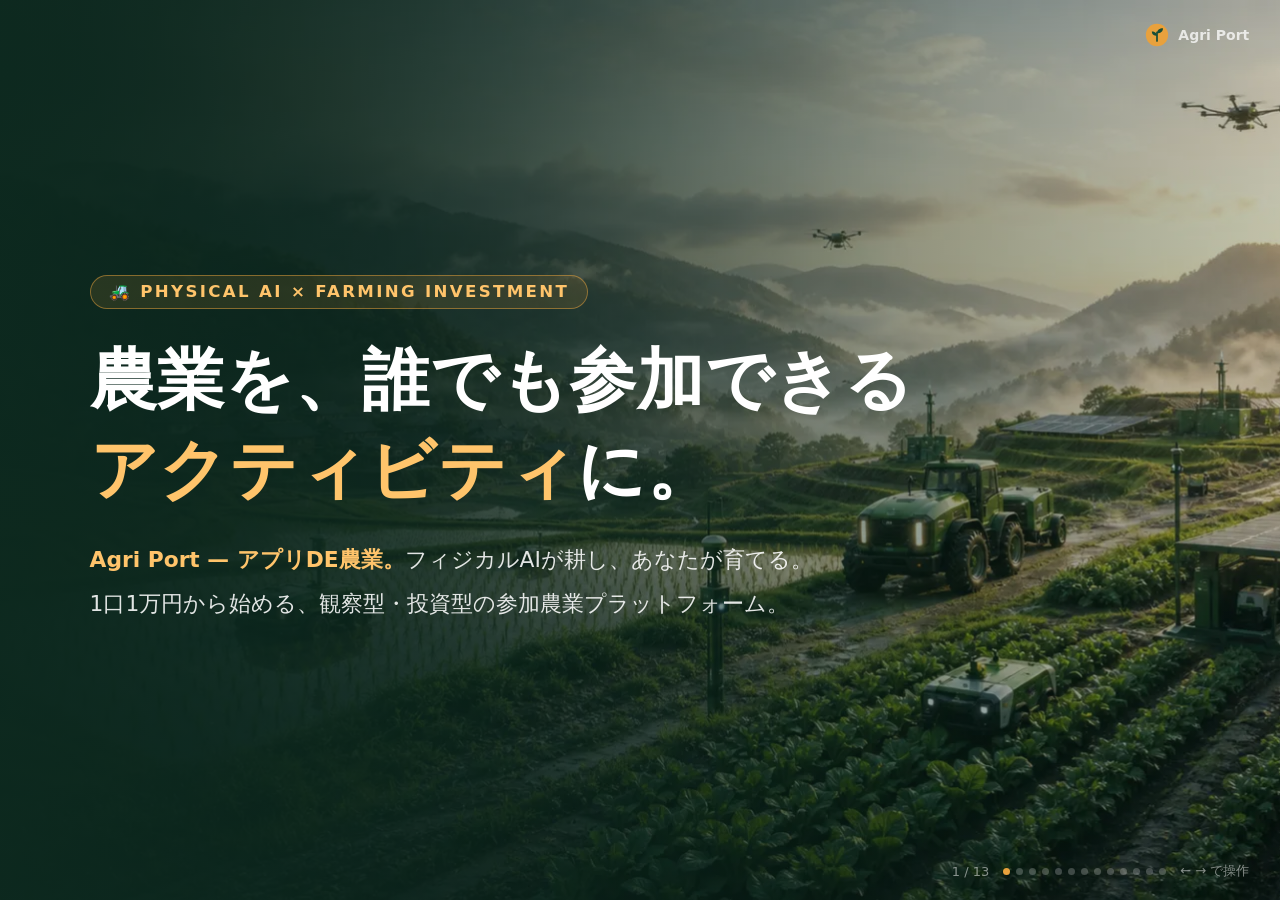
<file: pitch-story.html>
<!DOCTYPE html>
<html lang="ja">
<head>
<meta charset="UTF-8">
<meta name="viewport" content="width=device-width, initial-scale=1.0">
<title>Agri Port — ピッチ資料(ストーリー版)</title>
<link rel="icon" href="data:image/svg+xml,<svg xmlns='http://www.w3.org/2000/svg' viewBox='0 0 100 100'><text y='.9em' font-size='90'>🌱</text></svg>">
<style>
  * { margin: 0; padding: 0; box-sizing: border-box; }
  :root {
    --green-950: #0d2a1f; --green-800: #174d38; --green-600: #277a59;
    --amber: #e8a13d; --amber-l: #ffc46b; --cream: #f9f8f2;
    --ink-inv: rgba(255,255,255,0.88);
  }
  html, body { height: 100%; overflow: hidden; background: var(--green-950); }
  body {
    font-family: "Hiragino Sans", "Hiragino Kaku Gothic ProN", "Yu Gothic UI", "Noto Sans JP", system-ui, sans-serif;
    color: #fff; cursor: default; -webkit-font-smoothing: antialiased;
  }
  .slide {
    position: absolute; inset: 0; display: none;
    flex-direction: column; justify-content: center;
    padding: 6vh 7vw; overflow: hidden;
    background: linear-gradient(160deg, #0d2a1f 0%, #123a2b 60%, #174d38 100%);
  }
  .slide.on { display: flex; animation: fadein 0.35s ease; }
  @keyframes fadein { from { opacity: 0; } to { opacity: 1; } }

  .kicker {
    display: inline-block; align-self: flex-start;
    font-size: clamp(12px, 1.3vw, 17px); font-weight: 800; letter-spacing: 0.14em;
    color: var(--amber-l); border: 1px solid rgba(232,161,61,0.5);
    background: rgba(232,161,61,0.12);
    padding: 0.4em 1.1em; border-radius: 999px; margin-bottom: 3vh;
  }
  h1 { font-size: clamp(34px, 5.2vw, 78px); line-height: 1.35; font-weight: 800; letter-spacing: 0.01em; }
  h1 .accent { color: var(--amber-l); }
  .sub { font-size: clamp(15px, 1.7vw, 24px); color: var(--ink-inv); margin-top: 2.5vh; line-height: 2; max-width: 62vw; }
  .sub strong { color: var(--amber-l); }

  .bignum-row { display: flex; gap: 5vw; margin-top: 5vh; flex-wrap: wrap; }
  .bignum .bn-v { font-size: clamp(44px, 6.5vw, 100px); font-weight: 800; color: var(--amber-l); line-height: 1.1; }
  .bignum .bn-v small { font-size: 0.4em; color: var(--ink-inv); font-weight: 700; }
  .bignum .bn-l { font-size: clamp(13px, 1.35vw, 19px); color: rgba(255,255,255,0.7); margin-top: 1vh; line-height: 1.7; }

  .img-row { display: flex; gap: 2vw; margin-top: 4.5vh; align-items: stretch; }
  .img-card { flex: 1; border-radius: 18px; overflow: hidden; position: relative; box-shadow: 0 18px 50px rgba(0,0,0,0.45); }
  .img-card img { width: 100%; height: 100%; object-fit: cover; display: block; }
  .img-card .cap {
    position: absolute; left: 12px; bottom: 12px;
    font-size: clamp(11px, 1.15vw, 15px); font-weight: 700; color: #fff;
    background: rgba(10,24,18,0.75); padding: 0.4em 1em; border-radius: 999px;
  }
  .step-tag {
    position: absolute; top: 12px; left: 12px;
    font-size: clamp(11px, 1.1vw, 14px); font-weight: 800; letter-spacing: 0.08em;
    background: var(--amber); color: #1a1206; padding: 0.35em 0.9em; border-radius: 999px;
  }

  .bg-slide { background-size: cover; background-position: center; }
  .bg-slide::before { content: ""; position: absolute; inset: 0; background: linear-gradient(90deg, rgba(13,42,31,0.92) 0%, rgba(13,42,31,0.55) 55%, rgba(13,42,31,0.25) 100%); }
  .bg-slide > * { position: relative; z-index: 1; }

  .flow-line { display: flex; align-items: center; gap: 1.2vw; margin-top: 3.5vh; flex-wrap: wrap; }
  .fnode {
    background: rgba(255,255,255,0.1); border: 1.5px solid rgba(255,255,255,0.25);
    border-radius: 14px; padding: 1.2vh 1.6vw; text-align: center;
    font-size: clamp(13px, 1.5vw, 21px); font-weight: 700; line-height: 1.5;
  }
  .fnode small { display: block; font-size: 0.62em; font-weight: 500; color: rgba(255,255,255,0.6); }
  .fnode.hot { border-color: var(--amber); background: rgba(232,161,61,0.16); }
  .bg-slide .fnode { background: rgba(8,18,14,0.66); }
  .bg-slide .fnode.hot { background: rgba(52,38,10,0.72); }
  .farrow { font-size: clamp(16px, 2vw, 28px); color: var(--amber-l); font-weight: 800; }

  .chip-row { display: flex; gap: 1.6vw; margin-top: 4vh; flex-wrap: wrap; }
  .chip {
    flex: 1; min-width: 220px;
    background: rgba(255,255,255,0.07); border: 1px solid rgba(255,255,255,0.18);
    border-radius: 18px; padding: 3vh 1.8vw;
  }
  .chip h3 { font-size: clamp(16px, 1.9vw, 26px); color: var(--amber-l); margin-bottom: 1.2vh; line-height: 1.5; }
  .chip p { font-size: clamp(13px, 1.35vw, 18px); color: var(--ink-inv); line-height: 1.9; }
  .chip p strong { color: #fff; }

  .src { position: absolute; bottom: 3.2vh; left: 7vw; right: 7vw; font-size: clamp(10px, 1vw, 13px); color: rgba(255,255,255,0.38); }

  .quote { font-size: clamp(28px, 3.8vw, 58px); font-weight: 800; color: var(--amber-l); line-height: 1.6; max-width: 78vw; }
  .qr-box { display: flex; align-items: center; gap: 3vw; margin-top: 5vh; }
  .qr-box img { width: clamp(120px, 14vw, 200px); border-radius: 14px; }
  .qr-box .url { font-size: clamp(20px, 2.6vw, 40px); font-weight: 800; }
  .qr-box .url small { display: block; font-size: 0.45em; font-weight: 600; color: rgba(255,255,255,0.6); margin-top: 0.6em; }

  /* ---- motion: staggered reveals ---- */
  @keyframes rise { from { opacity: 0; transform: translateY(20px); } to { opacity: 1; transform: none; } }
  .slide.on .kicker { animation: rise 0.5s ease both; }
  .slide.on h1 { animation: rise 0.6s ease 0.12s both; }
  .slide.on .sub { animation: rise 0.6s ease 0.3s both; }
  .slide.on .quote { animation: rise 0.7s ease 0.15s both; }
  .slide.on .qr-box { animation: rise 0.6s ease 0.5s both; }
  .slide.on .bignum:nth-child(1) { animation: rise 0.55s ease 0.45s both; }
  .slide.on .bignum:nth-child(2) { animation: rise 0.55s ease 0.65s both; }
  .slide.on .bignum:nth-child(3) { animation: rise 0.55s ease 0.85s both; }
  .slide.on .chip:nth-child(1) { animation: rise 0.55s ease 0.4s both; }
  .slide.on .chip:nth-child(2) { animation: rise 0.55s ease 0.58s both; }
  .slide.on .chip:nth-child(3) { animation: rise 0.55s ease 0.76s both; }
  .slide.on .chip:nth-child(4) { animation: rise 0.55s ease 0.94s both; }
  .slide.on .img-card:nth-child(1) { animation: rise 0.55s ease 0.35s both; }
  .slide.on .img-card:nth-child(2) { animation: rise 0.55s ease 0.53s both; }
  .slide.on .img-card:nth-child(3) { animation: rise 0.55s ease 0.71s both; }
  .slide.on .img-card:nth-child(4) { animation: rise 0.55s ease 0.89s both; }
  .slide.on .flow-line > *:nth-child(1) { animation: rise 0.4s ease 0.35s both; }
  .slide.on .flow-line > *:nth-child(2) { animation: rise 0.4s ease 0.5s both; }
  .slide.on .flow-line > *:nth-child(3) { animation: rise 0.4s ease 0.65s both; }
  .slide.on .flow-line > *:nth-child(4) { animation: rise 0.4s ease 0.8s both; }
  .slide.on .flow-line > *:nth-child(5) { animation: rise 0.4s ease 0.95s both; }
  .slide.on .flow-line > *:nth-child(6) { animation: rise 0.4s ease 1.1s both; }
  .slide.on .flow-line > *:nth-child(7) { animation: rise 0.4s ease 1.25s both; }
  .slide.on .flow-line > *:nth-child(8) { animation: rise 0.4s ease 1.4s both; }
  .slide.on .flow-line > *:nth-child(9) { animation: rise 0.4s ease 1.55s both; }
  @keyframes arrowPulse { 0%, 100% { opacity: 0.45; } 50% { opacity: 1; } }
  .slide.on .farrow { animation: rise 0.4s ease both, arrowPulse 1.6s ease-in-out 2s infinite; }
  .slide.on .flow-line > .farrow:nth-child(2) { animation: rise 0.4s ease 0.5s both, arrowPulse 1.6s ease-in-out 2s infinite; }
  .slide.on .flow-line > .farrow:nth-child(4) { animation: rise 0.4s ease 0.8s both, arrowPulse 1.6s ease-in-out 2.25s infinite; }
  .slide.on .flow-line > .farrow:nth-child(6) { animation: rise 0.4s ease 1.1s both, arrowPulse 1.6s ease-in-out 2.5s infinite; }
  .slide.on .flow-line > .farrow:nth-child(8) { animation: rise 0.4s ease 1.4s both, arrowPulse 1.6s ease-in-out 2.75s infinite; }


  /* ---- AS-IS / TO-BE scheme diagram ---- */
  .scheme-rows { display: flex; flex-direction: column; gap: 2.2vh; margin-top: 3vh; }
  .scheme-row {
    display: flex; align-items: center; gap: 0.9vw;
    padding: 1.6vh 1.4vw; border-radius: 16px;
  }
  .scheme-row.asis { background: rgba(0,0,0,0.28); border: 1px solid rgba(255,255,255,0.14); }
  .scheme-row.tobe { background: rgba(232,161,61,0.10); border: 1.5px solid rgba(232,161,61,0.55); }
  .sr-label { flex: 0 0 7.5vw; font-size: clamp(12px,1.25vw,17px); font-weight: 800; line-height: 1.5; }
  .scheme-row.asis .sr-label { color: rgba(255,255,255,0.55); }
  .scheme-row.tobe .sr-label { color: var(--amber-l); }
  .sr-label small { display: block; font-size: 0.72em; font-weight: 600; opacity: 0.75; }
  .snode {
    flex: 1; text-align: center; border-radius: 12px;
    padding: 1vh 0.4vw; line-height: 1.45;
    font-size: clamp(11.5px,1.18vw,16px); font-weight: 700;
    background: rgba(255,255,255,0.09); border: 1px solid rgba(255,255,255,0.2);
  }
  .snode small { display: block; font-size: 0.72em; font-weight: 500; color: rgba(255,255,255,0.6); }
  .scheme-row.asis .snode.dim { opacity: 0.75; }
  .scheme-row.tobe .snode.hot { background: rgba(232,161,61,0.2); border-color: var(--amber); }
  .snode.gone {
    background: transparent; border: 1px dashed rgba(255,255,255,0.25);
    color: rgba(255,255,255,0.4); text-decoration: line-through;
  }
  .snode.gone small { text-decoration: none; }
  .sarrow { flex: 0 0 auto; font-size: clamp(11px,1.05vw,15px); font-weight: 700; color: rgba(255,255,255,0.55); text-align: center; line-height: 1.4; }
  .sarrow b { display: block; color: var(--amber-l); font-size: 0.85em; }
  .scheme-note { margin-top: 1.6vh; font-size: clamp(12px,1.25vw,17px); color: var(--ink-inv); line-height: 1.9; }
  .scheme-note strong { color: var(--amber-l); }
  .slide.on .scheme-row.asis { animation: rise 0.55s ease 0.35s both; }
  .slide.on .scheme-row.tobe { animation: rise 0.55s ease 0.9s both; }
  .slide.on .scheme-note { animation: rise 0.5s ease 1.4s both; }

  .power-line {
    margin-top: 5vh; font-size: clamp(19px, 2.4vw, 36px); font-weight: 800;
    line-height: 1.8; color: var(--amber-l);
  }
  .slide.on .power-line { animation: rise 0.7s ease 1.15s both; }

  /* ---- decline curve (S3) ---- */
  .decline { position: absolute; right: 6vw; top: 25vh; width: 21vw; opacity: 0.85; pointer-events: none; }
  .decline .dl { stroke-dasharray: 1; stroke-dashoffset: 1; }
  .slide.on .decline .dl { animation: draw 1.6s ease 0.5s forwards; }
  @keyframes draw { to { stroke-dashoffset: 0; } }
  .decline .dlend, .decline text { opacity: 0; }
  .slide.on .decline text:nth-of-type(1) { animation: rise 0.4s ease 0.7s both; }
  .slide.on .decline text:nth-of-type(2) { animation: rise 0.4s ease 1.4s both; }
  .slide.on .decline .dlend { animation: rise 0.4s ease 2.1s both; }
  .slide.on .decline text:nth-of-type(3) { animation: rise 0.4s ease 2.1s both; }

  /* ---- live demo panels (S6) ---- */
  .cam-panel { flex: 1; position: relative; border-radius: 18px; overflow: hidden; box-shadow: 0 18px 50px rgba(0,0,0,0.5); background: #0d1a14; aspect-ratio: 960 / 430; }
  .cam-panel svg { width: 100%; height: 100%; display: block; }
  .cam-video { position: absolute; inset: 0; width: 100%; height: 100%; object-fit: cover; }
  .cam-cap {
    position: absolute; left: 12px; bottom: 12px; z-index: 2;
    font-size: clamp(11px, 1.15vw, 15px); font-weight: 700; color: #fff;
    background: rgba(10,24,18,0.78); padding: 0.4em 1em; border-radius: 999px;
    display: inline-flex; align-items: center; gap: 8px;
  }
  .live-dot { width: 8px; height: 8px; border-radius: 50%; background: #ff5548; animation: blink 1.4s ease-in-out infinite; }
  @keyframes blink { 0%,100% { opacity: 1; } 50% { opacity: 0.2; } }
  .sway { transform-box: fill-box; transform-origin: 50% 100%; animation: sway 3.8s ease-in-out infinite alternate; }
  @keyframes sway { from { transform: rotate(-2.2deg); } to { transform: rotate(2.6deg); } }
  .bob { animation: bobk 5.5s ease-in-out infinite; }
  @keyframes bobk { 0%,100% { transform: translateY(0); } 50% { transform: translateY(3px); } }
  @media (prefers-reduced-motion: reduce) { .slide.on *, .sway, .bob, .live-dot { animation-duration: 0.01s !important; animation-iteration-count: 1 !important; } }

  .hud {
    position: fixed; bottom: 2.2vh; right: 2.4vw; z-index: 10;
    display: flex; align-items: center; gap: 14px;
    font-size: 13px; color: rgba(255,255,255,0.5); font-variant-numeric: tabular-nums;
  }
  .dots { display: flex; gap: 6px; }
  .dots span { width: 7px; height: 7px; border-radius: 50%; background: rgba(255,255,255,0.22); }
  .dots span.on { background: var(--amber); }
  .brandmark { position: fixed; top: 2.6vh; right: 2.4vw; z-index: 10; display: flex; align-items: center; gap: 9px; font-weight: 700; font-size: 14px; color: rgba(255,255,255,0.75); }
  .brandmark svg { width: 24px; height: 24px; }
</style>
</head>
<body>

<div class="brandmark">
  <svg viewBox="0 0 28 28"><circle cx="14" cy="14" r="13" fill="#e8a13d"/><path d="M14 21V11" stroke="#174d38" stroke-width="2" stroke-linecap="round"/><path d="M14 12c0-4 3-6 7-6 0 4-3 6-7 6zM14 15c0-3-2.5-5-6-5 0 3.5 2.5 5 6 5z" fill="#174d38"/></svg>
  Agri Port
</div>

<!-- 1. Title -->
<section class="slide bg-slide" style="background-image:url('assets/images/optimized/hero-2035-autonomous-agri-port.webp')">
  <span class="kicker">🚜 PHYSICAL AI × FARMING INVESTMENT</span>
  <h1>農業を、誰でも参加できる<br><span class="accent">アクティビティ</span>に。</h1>
  <p class="sub"><strong>Agri Port — アプリDE農業。</strong>フィジカルAIが耕し、あなたが育てる。<br>1口1万円から始める、観察型・投資型の参加農業プラットフォーム。</p>
</section>

<!-- 2. Story: 田中さん -->
<section class="slide bg-slide" style="background-image:url('assets/images/optimized/persona-farmer-dawn.webp')">
  <span class="kicker">STORY — この課題の「顔」</span>
  <h1>田中さん、72歳。<br>この谷で、<span class="accent">最後のひとり</span>。</h1>
  <p class="sub">新潟の中山間で、米を50年。離農した近所の田んぼも、頼まれて引き受けてきました。息子さんは東京。膝は限界で、「あと2年できるかどうか」。<br><strong>田中さんが手を止めた日、この谷の田んぼはまとめて「荒廃農地」の統計に変わります。</strong></p>
  <div class="src">※田中さんは統計から組み立てたモデルケース(仮名)です。ただし、次のページの数字はすべて実在します。</div>
</section>

<!-- 3. Problem: 数字 -->
<section class="slide">
  <span class="kicker">PROBLEM — 田中さんは、ひとりではない</span>
  <h1>作る人が消えていく。<br>作っても、<span class="accent">報われない</span>。</h1>
  <p class="sub">70歳以上が55%。若手の流入は、流出の4分の1 — 「頑張って人を増やす」では、もう届きません。</p>
  <div class="bignum-row">
    <div class="bignum"><div class="bn-v">▲<span class="cnt" data-target="57">0</span><small>%</small></div><div class="bn-l">担い手は25年で240万→102万人<br>平均67.6歳。農水省試算は20年後30万人</div></div>
    <div class="bignum"><div class="bn-v"><span class="cnt" data-target="48.5" data-dec="1">0</span><small>%</small></div><div class="bn-l">作っても、手取りは小売価格の半分以下<br>価格は市場任せ — 自分では決められない</div></div>
    <div class="bignum"><div class="bn-v"><span class="cnt" data-target="12.9" data-dec="1">0</span><small>%</small></div><div class="bn-l">収穫しても出荷されない野菜<br>豊作の年は、1玉40円で畑に廃棄される</div></div>
  </div>
  <svg class="decline" viewBox="0 0 420 210" aria-hidden="true">
    <path class="dl" d="M14 26 C 100 40, 160 66, 240 122 S 356 178, 400 186" fill="none" stroke="#ffc46b" stroke-width="3.5" stroke-linecap="round" pathLength="1"/>
    <text x="14" y="16" font-size="12" fill="rgba(255,255,255,0.75)" font-weight="700">240万人(2000)</text>
    <text x="196" y="102" font-size="12" fill="rgba(255,255,255,0.75)" font-weight="700">102万人(2025)</text>
    <circle class="dlend" cx="400" cy="186" r="6" fill="#ffc46b"/>
    <text x="322" y="172" font-size="12" fill="#ffc46b" font-weight="800">30万人(2040年代)</text>
  </svg>
  <div class="src">出典: 2025年農林業センサス(概数値)/ 食品流通段階別価格形成調査 / 野菜生産出荷統計(農林水産省)</div>
</section>

<!-- 4. なぜ止められなかったのか -->
<section class="slide">
  <span class="kicker">WHY UNSOLVED — なぜ、止められなかったのか</span>
  <h1>誰も怠けていない。<br>産業の<span class="accent">「つくり」</span>の問題だった。</h1>
  <div class="chip-row">
    <div class="chip"><h3>① 関わる方法が「移住」しかなかった</h3><p>農業に参加する=人生を賭けて移り住むこと。都市に住む人の関心とお金には、<strong>入口そのものがなかった</strong>。</p></div>
    <div class="chip"><h3>② 労働が、土地に縛られていた</h3><p>作業は農地の上でしか発生しない。そこに住む身体が必要で、<strong>その身体が70歳を超えた</strong>。</p></div>
    <div class="chip"><h3>③ 1軒では、機械に投資できない</h3><p>自律トラクタは1,000万円超。高齢の個人経営にとって、<strong>返せる見込みのない投資</strong>だった。</p></div>
  </div>
  <p class="sub" style="margin-top:4vh">補助金や善意が足りなかったのではありません。<strong>人がそこに住んで働くことを前提にした産業のつくり</strong>が、人口動態に追い抜かれたのです。</p>
</section>

<!-- 5. 活路 -->
<section class="slide">
  <span class="kicker">BREAKTHROUGH — フィジカルAIの活路</span>
  <h1>フィジカルAIは、<br>労働と土地を<span class="accent">切り離す</span>。</h1>
  <p class="sub">ロボットが「現地に住む身体」の代わりになる。人は、どこからでも繋がれる。<br>これは未来の話ではありません — 収穫ロボは従量課金で、ヒューマノイドは自動車工場で、<strong>もう働いています</strong>。そして1台1,000万円の機体も、<strong>1,000人で分ければ1人1万円</strong>。</p>
  <p class="power-line">だから私たちは、農業を<br>「移住」から「ログイン」に変えます。</p>
</section>

<!-- 6. Solution -->
<section class="slide">
  <span class="kicker">SOLUTION — アプリDE農業「Agri Port」</span>
  <h1>選ぶ・観る・<span class="accent">受け取る</span>。</h1>
  <div class="img-row" style="height:44vh">
    <div class="img-card"><span class="step-tag">1 選ぶ</span><img src="assets/images/optimized/port-aerial-selection.webp" alt="区画がタイル状に見えるポートの俯瞰"><span class="cap">全国の「ポート」から選んで、1口1万円</span></div>
    <div class="img-card"><span class="step-tag">2 観る</span><img src="assets/images/optimized/part-2035-farm-os-app-observe.webp" alt="アプリで観察"><span class="cap">観る=管理を通じた参加。ゆくゆくは没入へ</span></div>
    <div class="img-card"><span class="step-tag">3 受け取る</span><img src="assets/images/optimized/supply-chain-humanoid-tomato-packing.webp" alt="収穫を受け取る"><span class="cap">リターンは野菜・お金・地球</span></div>
  </div>
  <p class="sub" style="margin-top:2.5vh">「観る」は視聴ではありません — <strong>管理を通じた参加</strong>のはじまりであり、ゆくゆくはフィジカルAIを通じた<strong>没入</strong>へ深まっていきます。</p>
</section>

<!-- 7. Live demo -->
<section class="slide">
  <span class="kicker">LIVE DEMO — リモート参加型農業(いま触れます: agri-port.pages.dev)</span>
  <h1>フィジカルAIの視点と、<br>あなたを<span class="accent">繋ぐ</span>。</h1>
  <div class="img-row">
    <div class="cam-panel">
      <svg id="camPov" viewBox="0 0 960 430" role="img" aria-label="ロボット視点のAI雑草検出(ライブアニメーション)"></svg>
      <video class="cam-video" src="assets/videos/video-pov-weeding.mp4" autoplay muted loop playsinline aria-hidden="true"></video>
      <span class="cam-cap"><span class="live-dot"></span>🤖 ロボット視点 — 雑草をAI検出、農薬ゼロで除去</span>
    </div>
    <div class="cam-panel">
      <svg id="camNdvi" viewBox="0 0 960 430" role="img" aria-label="ドローンNDVI生育マップ(ライブアニメーション)"></svg>
      <video class="cam-video" src="assets/videos/video-drone-scan.mp4" autoplay muted loop playsinline aria-hidden="true"></video>
      <span class="cam-cap"><span class="live-dot"></span>🚁 ドローンNDVI — 生育ムラ検出→追肥を自動予約</span>
    </div>
    <div class="cam-panel">
      <video class="cam-video" src="assets/videos/video-humanoid-packhouse.mp4" poster="assets/images/optimized/section-2035-humanoid-packhouse-logistics.webp" autoplay muted loop playsinline aria-label="ヒューマノイドが選果・箱詰めし、配送車へ積み込む(生成動画)"></video>
      <span class="cam-cap"><span class="live-dot"></span>🦿 ヒューマノイド — 選果・箱詰めから配送へ</span>
    </div>
  </div>
</section>

<!-- 8. Business -->
<section class="slide">
  <span class="kicker">BUSINESS — 商流の逆転</span>
  <h1>「作っても、報われない」を、<br><span class="accent">売れてから、作る</span>で逆転する。</h1>
  <div class="flow-line" style="margin-top:3.5vh">
    <div class="fnode hot">参加者<small>作付け前に前払購入=完売</small></div>
    <span class="farrow">→</span>
    <div class="fnode">ポート<small>フィジカルAI艦隊が耕作</small></div>
    <span class="farrow">→</span>
    <div class="fnode">選果・箱詰め<small>ヒューマノイド</small></div>
    <span class="farrow">→</span>
    <div class="fnode hot">参加者へ直送<small>市場もセリも通らず48時間</small></div>
  </div>
  <div class="bignum-row" style="margin-top:4vh; flex-wrap:nowrap; gap:3.5vw">
    <div class="bignum" style="flex:1; min-width:0"><div class="bn-v"><span class="cnt" data-target="78.5" data-dec="1">0</span><small>%</small></div><div class="bn-l">生産者の手取りは48.5%→最大78.5%<br><strong>差の30ptが分配・地代・ロボ運用費に</strong></div></div>
    <div class="bignum" style="flex:1; min-width:0"><div class="bn-v">廃棄<small>ゼロ設計</small></div><div class="bn-l">作付け前に完売 — 豊作は上振れに<br>規格外(収穫の12.9%)も参加者Boxへ</div></div>
    <div class="bignum" style="flex:1; min-width:0"><div class="bn-v">今日<small>から</small></div><div class="bn-l">野菜リターンは前払購入=金商法の外<br>登録不要で始められる(スケール期に投資型へ)</div></div>
  </div>
  <div class="src">出典: 農水省 令和4年度 食品流通段階別価格形成調査(直販71.8〜78.5%)/ 第二種金融商品取引業協会</div>
</section>

<!-- 9. Impact: 田中さんのその後 -->
<section class="slide bg-slide" style="background-image:url('assets/images/optimized/persona-farmer-future.webp')">
  <span class="kicker">IMPACT — 田中さんの、その後</span>
  <h1>田中さんの田んぼは、<br><span class="accent">荒れ地にならなかった</span>。</h1>
  <p class="sub">田はポートになり、<strong>地代</strong>が入る。体が楽になったぶん、田中さんは艦隊を見回る<strong>「ポートパートナー」</strong>に。谷の新米は作付け前に<strong>1,000人のオーナー</strong>に売れていて、秋には収穫イベントで谷に人が来る。</p>
  <p class="power-line">お金は都市から地方へ。労働はロボットへ。<br>野菜とデータと風景は、参加者へ。</p>
</section>

<!-- 10. Planetary -->
<section class="slide bg-slide" style="background-image:url('assets/images/optimized/planetary-earth-network.webp')">
  <span class="kicker">PLANETARY — 地球の課題</span>
  <h1>田中さんは、<br><span class="accent">世界中にいる</span>。</h1>
  <p class="sub">EUの農業経営者は<strong>61%が55歳以上</strong>。韓国は農家の<strong>51%が65歳以上</strong>。世界の耕作放棄地は<strong>約1億ha</strong> — 日本は、この課題が最初に極まる場所です。<br>ここで解ければ、その答えは<strong>そのまま世界の田中さんに渡せる</strong>。リターンには「地球」もあります — 再生した畑が吸い込んだCO2を、<strong>スギ何本分という証明書</strong>で受け取る仕組み。その証拠は、毎日観察している艦隊の記録そのものです。</p>
  <div class="src">出典: Eurostat(2023)/ 韓国統計庁(2024)/ Zheng et al., Nature Communications(2023)/ FAO SOFI 2025</div>
</section>

<!-- 11. Hope: 食で溢れる世界 -->
<section class="slide bg-slide" style="background-image:url('assets/images/optimized/hope-children-market.webp')">
  <span class="kicker">HOPE — 食の産業を、守り切れたら</span>
  <h1>世界の国土を、<br><span class="accent">食で溢れる場所</span>に変えられる。</h1>
  <p class="sub">数字の先にあるのは、こういう夕方です — 市場に食が溢れ、子どもたちが駆け回る、どこかの国のただの一日。<br>田中さんの谷で動いた仕組みを世界の眠る土地に増やすことは、そのまま<strong>この日常を増やすこと</strong>です。</p>
  <div class="bignum-row">
    <div class="bignum"><div class="bn-v"><span class="cnt" data-target="6.73" data-dec="2">0</span><small>億人</small></div><div class="bn-l">私たちが減らしにいく飢餓人口<br>(2024年・FAO)</div></div>
    <div class="bignum"><div class="bn-v">+<span class="cnt" data-target="50">0</span><small>%</small></div><div class="bn-l">2050年までに増やすべき食料 —<br>増やす手段は、もう動いている</div></div>
    <div class="bignum"><div class="bn-v">約1<small>億ha</small></div><div class="bn-l">世界の眠る耕作放棄地<br>= 食で満たせる「伸びしろ」</div></div>
  </div>
  <div class="src">出典: FAO SOFI 2025 / FAO「The Future of Food and Agriculture」/ Zheng et al., Nature Communications(2023)</div>
</section>

<!-- 14. Team -->
<section class="slide">
  <span class="kicker">TEAM — なぜ、私たちか</span>
  <h1><span class="accent">空 × 土地 × デジタル</span>。</h1>
  <div class="chip-row">
    <div class="chip"><h3>✈️ 空 — JAL</h3><p>航空オペレーションと地方路線網、交流人口の知見。<strong>ドローン運航管理と「ポートに人と物を運ぶ」動脈</strong>を設計する。</p></div>
    <div class="chip"><h3>🏠 土地・建築 — 大和ハウス工業</h3><p>遊休地開発・施設建築・農業施設の自動化。<strong>「ポートを国土に建てる」物理実装</strong>を担う視点。</p></div>
    <div class="chip"><h3>💻 デジタル — 富士通</h3><p>社会インフラSIと農業ICT・AI。<strong>艦隊とデータをまとめて動かす仕組み</strong>を組む視点。</p></div>
  </div>
  <p class="sub" style="margin-top:4vh">ポートは、空・土地・データが交差する社会インフラ。<strong>その3つの産業の現場から集まった3人</strong>で、この構想をつくりました。</p>
</section>

<!-- 15. Closing -->
<section class="slide bg-slide" style="background-image:url('assets/images/optimized/lunar-farm-2040.webp')">
  <span class="kicker">VISION 2040</span>
  <p class="quote">「地球で無人農業を解けない種は、<br>火星でも耕せない。」</p>
  <div class="qr-box">
    <img src="docs/qr-app-demo.png" alt="アプリDEMOのQRコード">
    <div class="url">agri-port.pages.dev<small>いま、あなたのスマホでポートを観察できます — Agri Port(アプリDE農業)</small></div>
  </div>
</section>

<div class="hud"><span id="pos">1 / 9</span><div class="dots" id="dots"></div><span>← → で操作</span></div>

<script src="assets/scenes.js"></script>
<script>
  const slides = [...document.querySelectorAll(".slide")];
  const dots = document.getElementById("dots");
  slides.forEach(() => dots.appendChild(document.createElement("span")));
  let i = Math.min(slides.length - 1, Math.max(0, (parseInt(location.hash.slice(1), 10) || 1) - 1));
  /* count-up numbers when their slide appears */
  function runCounters(slide) {
    slide.querySelectorAll(".cnt").forEach((el) => {
      const target = parseFloat(el.dataset.target), dec = +(el.dataset.dec || 0);
      const dur = 1300, t0 = performance.now();
      cancelAnimationFrame(el._raf);
      (function step(now) {
        const p = Math.min(1, (now - t0) / dur);
        const e = 1 - Math.pow(1 - p, 3); /* easeOutCubic */
        el.textContent = (target * e).toFixed(dec);
        if (p < 1) el._raf = requestAnimationFrame(step);
      })(t0);
    });
  }
  function show(n) {
    i = Math.min(slides.length - 1, Math.max(0, n));
    slides.forEach((s, k) => s.classList.toggle("on", k === i));
    [...dots.children].forEach((d, k) => d.classList.toggle("on", k === i));
    document.getElementById("pos").textContent = (i + 1) + " / " + slides.length;
    history.replaceState(null, "", "#" + (i + 1));
    setTimeout(() => runCounters(slides[i]), 350); /* 数字はカードの立ち上がりに続けて回す */
  }
  addEventListener("keydown", (e) => {
    if (["ArrowRight", " ", "PageDown", "Enter"].includes(e.key)) { e.preventDefault(); show(i + 1); }
    if (["ArrowLeft", "PageUp", "Backspace"].includes(e.key)) { e.preventDefault(); show(i - 1); }
    if (e.key === "Home") show(0);
    if (e.key === "End") show(slides.length - 1);
  });
  addEventListener("click", (e) => show(e.clientX > innerWidth / 2 ? i + 1 : i - 1));
  show(i);
</script>
</body>
</html>
</file>
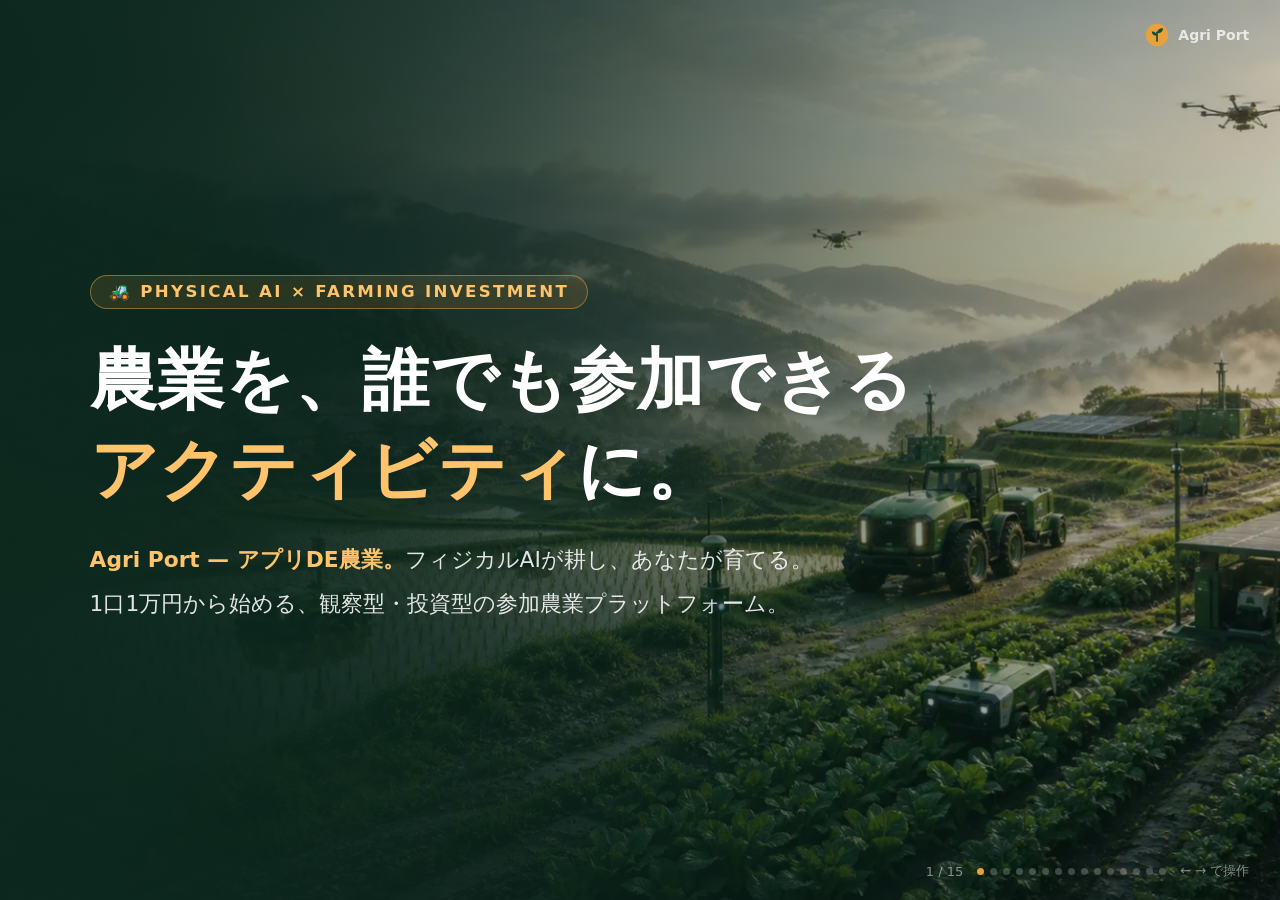
<file: pitch.html>
<!DOCTYPE html>
<html lang="ja">
<head>
<meta charset="UTF-8">
<meta name="viewport" content="width=device-width, initial-scale=1.0">
<title>Agri Port — ピッチ資料</title>
<link rel="icon" href="data:image/svg+xml,<svg xmlns='http://www.w3.org/2000/svg' viewBox='0 0 100 100'><text y='.9em' font-size='90'>🌱</text></svg>">
<style>
  * { margin: 0; padding: 0; box-sizing: border-box; }
  :root {
    --green-950: #0d2a1f; --green-800: #174d38; --green-600: #277a59;
    --amber: #e8a13d; --amber-l: #ffc46b; --cream: #f9f8f2;
    --ink-inv: rgba(255,255,255,0.88);
  }
  html, body { height: 100%; overflow: hidden; background: var(--green-950); }
  body {
    font-family: "Hiragino Sans", "Hiragino Kaku Gothic ProN", "Yu Gothic UI", "Noto Sans JP", system-ui, sans-serif;
    color: #fff; cursor: default; -webkit-font-smoothing: antialiased;
  }
  .slide {
    position: absolute; inset: 0; display: none;
    flex-direction: column; justify-content: center;
    padding: 6vh 7vw; overflow: hidden;
    background: linear-gradient(160deg, #0d2a1f 0%, #123a2b 60%, #174d38 100%);
  }
  .slide.on { display: flex; animation: fadein 0.35s ease; }
  @keyframes fadein { from { opacity: 0; } to { opacity: 1; } }

  .kicker {
    display: inline-block; align-self: flex-start;
    font-size: clamp(12px, 1.3vw, 17px); font-weight: 800; letter-spacing: 0.14em;
    color: var(--amber-l); border: 1px solid rgba(232,161,61,0.5);
    background: rgba(232,161,61,0.12);
    padding: 0.4em 1.1em; border-radius: 999px; margin-bottom: 3vh;
  }
  h1 { font-size: clamp(34px, 5.2vw, 78px); line-height: 1.35; font-weight: 800; letter-spacing: 0.01em; }
  h1 .accent { color: var(--amber-l); }
  .sub { font-size: clamp(15px, 1.7vw, 24px); color: var(--ink-inv); margin-top: 2.5vh; line-height: 2; max-width: 62vw; }
  .sub strong { color: var(--amber-l); }

  .bignum-row { display: flex; gap: 5vw; margin-top: 5vh; flex-wrap: wrap; }
  .bignum .bn-v { font-size: clamp(44px, 6.5vw, 100px); font-weight: 800; color: var(--amber-l); line-height: 1.1; }
  .bignum .bn-v small { font-size: 0.4em; color: var(--ink-inv); font-weight: 700; }
  .bignum .bn-l { font-size: clamp(13px, 1.35vw, 19px); color: rgba(255,255,255,0.7); margin-top: 1vh; line-height: 1.7; }

  .img-row { display: flex; gap: 2vw; margin-top: 4.5vh; align-items: stretch; }
  .img-card { flex: 1; border-radius: 18px; overflow: hidden; position: relative; box-shadow: 0 18px 50px rgba(0,0,0,0.45); }
  .img-card img { width: 100%; height: 100%; object-fit: cover; display: block; }
  .img-card .cap {
    position: absolute; left: 12px; bottom: 12px;
    font-size: clamp(11px, 1.15vw, 15px); font-weight: 700; color: #fff;
    background: rgba(10,24,18,0.75); padding: 0.4em 1em; border-radius: 999px;
  }
  .step-tag {
    position: absolute; top: 12px; left: 12px;
    font-size: clamp(11px, 1.1vw, 14px); font-weight: 800; letter-spacing: 0.08em;
    background: var(--amber); color: #1a1206; padding: 0.35em 0.9em; border-radius: 999px;
  }

  .bg-slide { background-size: cover; background-position: center; }
  .bg-slide::before { content: ""; position: absolute; inset: 0; background: linear-gradient(90deg, rgba(13,42,31,0.92) 0%, rgba(13,42,31,0.55) 55%, rgba(13,42,31,0.25) 100%); }
  .bg-slide > * { position: relative; z-index: 1; }

  .flow-line { display: flex; align-items: center; gap: 1.2vw; margin-top: 3.5vh; flex-wrap: wrap; }
  .fnode {
    background: rgba(255,255,255,0.1); border: 1.5px solid rgba(255,255,255,0.25);
    border-radius: 14px; padding: 1.2vh 1.6vw; text-align: center;
    font-size: clamp(13px, 1.5vw, 21px); font-weight: 700; line-height: 1.5;
  }
  .fnode small { display: block; font-size: 0.62em; font-weight: 500; color: rgba(255,255,255,0.6); }
  .fnode.hot { border-color: var(--amber); background: rgba(232,161,61,0.16); }
  .bg-slide .fnode { background: rgba(8,18,14,0.66); }
  .bg-slide .fnode.hot { background: rgba(52,38,10,0.72); }
  .farrow { font-size: clamp(16px, 2vw, 28px); color: var(--amber-l); font-weight: 800; }

  .chip-row { display: flex; gap: 1.6vw; margin-top: 4vh; flex-wrap: wrap; }
  .chip {
    flex: 1; min-width: 220px;
    background: rgba(255,255,255,0.07); border: 1px solid rgba(255,255,255,0.18);
    border-radius: 18px; padding: 3vh 1.8vw;
  }
  .chip h3 { font-size: clamp(16px, 1.9vw, 26px); color: var(--amber-l); margin-bottom: 1.2vh; line-height: 1.5; }
  .chip p { font-size: clamp(13px, 1.35vw, 18px); color: var(--ink-inv); line-height: 1.9; }
  .chip p strong { color: #fff; }

  .src { position: absolute; bottom: 3.2vh; left: 7vw; right: 7vw; font-size: clamp(10px, 1vw, 13px); color: rgba(255,255,255,0.38); }

  .quote { font-size: clamp(28px, 3.8vw, 58px); font-weight: 800; color: var(--amber-l); line-height: 1.6; max-width: 78vw; }
  .qr-box { display: flex; align-items: center; gap: 3vw; margin-top: 5vh; }
  .qr-box img { width: clamp(120px, 14vw, 200px); border-radius: 14px; }
  .qr-box .url { font-size: clamp(20px, 2.6vw, 40px); font-weight: 800; }
  .qr-box .url small { display: block; font-size: 0.45em; font-weight: 600; color: rgba(255,255,255,0.6); margin-top: 0.6em; }

  /* ---- motion: staggered reveals ---- */
  @keyframes rise { from { opacity: 0; transform: translateY(20px); } to { opacity: 1; transform: none; } }
  .slide.on .kicker { animation: rise 0.5s ease both; }
  .slide.on h1 { animation: rise 0.6s ease 0.12s both; }
  .slide.on .sub { animation: rise 0.6s ease 0.3s both; }
  .slide.on .quote { animation: rise 0.7s ease 0.15s both; }
  .slide.on .qr-box { animation: rise 0.6s ease 0.5s both; }
  .slide.on .bignum:nth-child(1) { animation: rise 0.55s ease 0.45s both; }
  .slide.on .bignum:nth-child(2) { animation: rise 0.55s ease 0.65s both; }
  .slide.on .bignum:nth-child(3) { animation: rise 0.55s ease 0.85s both; }
  .slide.on .chip:nth-child(1) { animation: rise 0.55s ease 0.4s both; }
  .slide.on .chip:nth-child(2) { animation: rise 0.55s ease 0.58s both; }
  .slide.on .chip:nth-child(3) { animation: rise 0.55s ease 0.76s both; }
  .slide.on .chip:nth-child(4) { animation: rise 0.55s ease 0.94s both; }
  .slide.on .img-card:nth-child(1) { animation: rise 0.55s ease 0.35s both; }
  .slide.on .img-card:nth-child(2) { animation: rise 0.55s ease 0.53s both; }
  .slide.on .img-card:nth-child(3) { animation: rise 0.55s ease 0.71s both; }
  .slide.on .img-card:nth-child(4) { animation: rise 0.55s ease 0.89s both; }
  .slide.on .flow-line > *:nth-child(1) { animation: rise 0.4s ease 0.35s both; }
  .slide.on .flow-line > *:nth-child(2) { animation: rise 0.4s ease 0.5s both; }
  .slide.on .flow-line > *:nth-child(3) { animation: rise 0.4s ease 0.65s both; }
  .slide.on .flow-line > *:nth-child(4) { animation: rise 0.4s ease 0.8s both; }
  .slide.on .flow-line > *:nth-child(5) { animation: rise 0.4s ease 0.95s both; }
  .slide.on .flow-line > *:nth-child(6) { animation: rise 0.4s ease 1.1s both; }
  .slide.on .flow-line > *:nth-child(7) { animation: rise 0.4s ease 1.25s both; }
  .slide.on .flow-line > *:nth-child(8) { animation: rise 0.4s ease 1.4s both; }
  .slide.on .flow-line > *:nth-child(9) { animation: rise 0.4s ease 1.55s both; }
  @keyframes arrowPulse { 0%, 100% { opacity: 0.45; } 50% { opacity: 1; } }
  .slide.on .farrow { animation: rise 0.4s ease both, arrowPulse 1.6s ease-in-out 2s infinite; }
  .slide.on .flow-line > .farrow:nth-child(2) { animation: rise 0.4s ease 0.5s both, arrowPulse 1.6s ease-in-out 2s infinite; }
  .slide.on .flow-line > .farrow:nth-child(4) { animation: rise 0.4s ease 0.8s both, arrowPulse 1.6s ease-in-out 2.25s infinite; }
  .slide.on .flow-line > .farrow:nth-child(6) { animation: rise 0.4s ease 1.1s both, arrowPulse 1.6s ease-in-out 2.5s infinite; }
  .slide.on .flow-line > .farrow:nth-child(8) { animation: rise 0.4s ease 1.4s both, arrowPulse 1.6s ease-in-out 2.75s infinite; }


  /* ---- AS-IS / TO-BE scheme diagram ---- */
  .scheme-rows { display: flex; flex-direction: column; gap: 2.2vh; margin-top: 3vh; }
  .scheme-row {
    display: flex; align-items: center; gap: 0.9vw;
    padding: 1.6vh 1.4vw; border-radius: 16px;
  }
  .scheme-row.asis { background: rgba(0,0,0,0.28); border: 1px solid rgba(255,255,255,0.14); }
  .scheme-row.tobe { background: rgba(232,161,61,0.10); border: 1.5px solid rgba(232,161,61,0.55); }
  .sr-label { flex: 0 0 7.5vw; font-size: clamp(12px,1.25vw,17px); font-weight: 800; line-height: 1.5; }
  .scheme-row.asis .sr-label { color: rgba(255,255,255,0.55); }
  .scheme-row.tobe .sr-label { color: var(--amber-l); }
  .sr-label small { display: block; font-size: 0.72em; font-weight: 600; opacity: 0.75; }
  .snode {
    flex: 1; text-align: center; border-radius: 12px;
    padding: 1vh 0.4vw; line-height: 1.45;
    font-size: clamp(11.5px,1.18vw,16px); font-weight: 700;
    background: rgba(255,255,255,0.09); border: 1px solid rgba(255,255,255,0.2);
  }
  .snode small { display: block; font-size: 0.72em; font-weight: 500; color: rgba(255,255,255,0.6); }
  .scheme-row.asis .snode.dim { opacity: 0.75; }
  .scheme-row.tobe .snode.hot { background: rgba(232,161,61,0.2); border-color: var(--amber); }
  .snode.gone {
    background: transparent; border: 1px dashed rgba(255,255,255,0.25);
    color: rgba(255,255,255,0.4); text-decoration: line-through;
  }
  .snode.gone small { text-decoration: none; }
  .sarrow { flex: 0 0 auto; font-size: clamp(11px,1.05vw,15px); font-weight: 700; color: rgba(255,255,255,0.55); text-align: center; line-height: 1.4; }
  .sarrow b { display: block; color: var(--amber-l); font-size: 0.85em; }
  .scheme-note { margin-top: 1.6vh; font-size: clamp(12px,1.25vw,17px); color: var(--ink-inv); line-height: 1.9; }
  .scheme-note strong { color: var(--amber-l); }
  .slide.on .scheme-row.asis { animation: rise 0.55s ease 0.35s both; }
  .slide.on .scheme-row.tobe { animation: rise 0.55s ease 0.9s both; }
  .slide.on .scheme-note { animation: rise 0.5s ease 1.4s both; }

  .power-line {
    margin-top: 5vh; font-size: clamp(19px, 2.4vw, 36px); font-weight: 800;
    line-height: 1.8; color: var(--amber-l);
  }
  .slide.on .power-line { animation: rise 0.7s ease 1.15s both; }

  /* ---- decline curve (S3) ---- */
  .decline { position: absolute; right: 6vw; top: 35vh; width: 19vw; opacity: 0.85; pointer-events: none; }
  .decline .dl { stroke-dasharray: 1; stroke-dashoffset: 1; }
  .slide.on .decline .dl { animation: draw 1.6s ease 0.5s forwards; }
  @keyframes draw { to { stroke-dashoffset: 0; } }
  .decline .dlend, .decline text { opacity: 0; }
  .slide.on .decline text:nth-of-type(1) { animation: rise 0.4s ease 0.7s both; }
  .slide.on .decline text:nth-of-type(2) { animation: rise 0.4s ease 1.4s both; }
  .slide.on .decline .dlend { animation: rise 0.4s ease 2.1s both; }
  .slide.on .decline text:nth-of-type(3) { animation: rise 0.4s ease 2.1s both; }

  /* ---- live demo panels (S6) ---- */
  .cam-panel { flex: 1; position: relative; border-radius: 18px; overflow: hidden; box-shadow: 0 18px 50px rgba(0,0,0,0.5); background: #0d1a14; aspect-ratio: 960 / 430; }
  .cam-panel svg { width: 100%; height: 100%; display: block; }
  .cam-video { position: absolute; inset: 0; width: 100%; height: 100%; object-fit: cover; }
  .cam-cap {
    position: absolute; left: 12px; bottom: 12px; z-index: 2;
    font-size: clamp(11px, 1.15vw, 15px); font-weight: 700; color: #fff;
    background: rgba(10,24,18,0.78); padding: 0.4em 1em; border-radius: 999px;
    display: inline-flex; align-items: center; gap: 8px;
  }
  .live-dot { width: 8px; height: 8px; border-radius: 50%; background: #ff5548; animation: blink 1.4s ease-in-out infinite; }
  @keyframes blink { 0%,100% { opacity: 1; } 50% { opacity: 0.2; } }
  .sway { transform-box: fill-box; transform-origin: 50% 100%; animation: sway 3.8s ease-in-out infinite alternate; }
  @keyframes sway { from { transform: rotate(-2.2deg); } to { transform: rotate(2.6deg); } }
  .bob { animation: bobk 5.5s ease-in-out infinite; }
  @keyframes bobk { 0%,100% { transform: translateY(0); } 50% { transform: translateY(3px); } }
  @media (prefers-reduced-motion: reduce) { .slide.on *, .sway, .bob, .live-dot { animation-duration: 0.01s !important; animation-iteration-count: 1 !important; } }

  .hud {
    position: fixed; bottom: 2.2vh; right: 2.4vw; z-index: 10;
    display: flex; align-items: center; gap: 14px;
    font-size: 13px; color: rgba(255,255,255,0.5); font-variant-numeric: tabular-nums;
  }
  .dots { display: flex; gap: 6px; }
  .dots span { width: 7px; height: 7px; border-radius: 50%; background: rgba(255,255,255,0.22); }
  .dots span.on { background: var(--amber); }
  .brandmark { position: fixed; top: 2.6vh; right: 2.4vw; z-index: 10; display: flex; align-items: center; gap: 9px; font-weight: 700; font-size: 14px; color: rgba(255,255,255,0.75); }
  .brandmark svg { width: 24px; height: 24px; }
</style>
</head>
<body>

<div class="brandmark">
  <svg viewBox="0 0 28 28"><circle cx="14" cy="14" r="13" fill="#e8a13d"/><path d="M14 21V11" stroke="#174d38" stroke-width="2" stroke-linecap="round"/><path d="M14 12c0-4 3-6 7-6 0 4-3 6-7 6zM14 15c0-3-2.5-5-6-5 0 3.5 2.5 5 6 5z" fill="#174d38"/></svg>
  Agri Port
</div>

<!-- 1. Title -->
<section class="slide bg-slide" style="background-image:url('assets/images/optimized/hero-2035-autonomous-agri-port.webp')">
  <span class="kicker">🚜 PHYSICAL AI × FARMING INVESTMENT</span>
  <h1>農業を、誰でも参加できる<br><span class="accent">アクティビティ</span>に。</h1>
  <p class="sub"><strong>Agri Port — アプリDE農業。</strong>フィジカルAIが耕し、あなたが育てる。<br>1口1万円から始める、観察型・投資型の参加農業プラットフォーム。</p>
</section>

<!-- 2. Why food -->
<section class="slide">
  <span class="kicker">WHY — なぜ、私たちが取り組むのか</span>
  <h1>衣食住のうち、<br>1日も止められないのは<span class="accent">食</span>だけ。</h1>
  <p class="sub">食料は人間の存続そのもの。そして家や服と違い、<strong>毎年ゼロから作り直し続けなければならない唯一の生存インフラ</strong> — その持続に、最も大きな労力がかかる。世界では課題が山積みのまま、需要だけが増えていく。</p>
  <div class="bignum-row">
    <div class="bignum"><div class="bn-v"><span class="cnt" data-target="6.73" data-dec="2">0</span><small>億人</small></div><div class="bn-l">世界の飢餓人口(2024年)<br>食料不安は約23億人に及ぶ</div></div>
    <div class="bignum"><div class="bn-v">+<span class="cnt" data-target="50">0</span><small>%</small></div><div class="bn-l">2050年までに必要な食料の増産<br>(FAO・対2012年)</div></div>
    <div class="bignum"><div class="bn-v"><span class="cnt" data-target="62">0</span><small>%</small></div><div class="bn-l">日本が海外に依存するカロリー<br>(自給率38%)— 争奪戦で買い負ける側に</div></div>
  </div>
  <div class="src">出典: FAO SOFI 2025 / FAO「The Future of Food and Agriculture」/ 農林水産省 令和6年度食料自給率</div>
</section>

<!-- 3. Collapse -->
<section class="slide">
  <span class="kicker">PROBLEM — その食の土台が、いま崩れている</span>
  <h1>作る人が、<span class="accent">確定的に</span>消えていく。</h1>
  <p class="sub">これは悲観論ではなく、<strong>人口動態がすでに確定させた未来</strong>。しかも本質は人手不足ではない — 若手を増やしても流出の1/4しか埋まらない、<strong>参加コストが高すぎる産業設計</strong>の問題だ。</p>
  <div class="bignum-row">
    <div class="bignum"><div class="bn-v">▲<span class="cnt" data-target="57">0</span><small>%</small></div><div class="bn-l">担い手は25年で240万→102万人<br>平均67.6歳・70歳以上が55%</div></div>
    <div class="bignum"><div class="bn-v">1/4<small>以下</small></div><div class="bn-l">若手の流入(年1.6万人)は<br>流出(年6.8万人)の4分の1以下</div></div>
    <div class="bignum"><div class="bn-v"><span class="cnt" data-target="30">0</span><small>万人</small></div><div class="bn-l">農水省試算・20年後の担い手<br>現在のさらに1/4へ</div></div>
  </div>
  <svg class="decline" viewBox="0 0 420 210" aria-hidden="true">
    <path class="dl" d="M14 26 C 100 40, 160 66, 240 122 S 356 178, 400 186" fill="none" stroke="#ffc46b" stroke-width="3.5" stroke-linecap="round" pathLength="1"/>
    <text x="14" y="16" font-size="12" fill="rgba(255,255,255,0.75)" font-weight="700">240万人(2000)</text>
    <text x="196" y="102" font-size="12" fill="rgba(255,255,255,0.75)" font-weight="700">102万人(2025)</text>
    <circle class="dlend" cx="400" cy="186" r="6" fill="#ffc46b"/>
    <text x="322" y="172" font-size="12" fill="#ffc46b" font-weight="800">30万人(2040年代)</text>
  </svg>
  <div class="src">出典: 2025年農林業センサス(概数値) / 新規就農者調査 / 農水省 基本法検証資料(農林水産省)</div>
</section>

<!-- 4. Mission -->
<section class="slide bg-slide" style="background-image:url('assets/images/optimized/section-2035-regenerated-farmland-port.webp')">
  <span class="kicker">OUR MISSION — 私たちの野望</span>
  <h1>フルオート農業で、<br><span class="accent">国土を再稼働</span>する。</h1>
  <p class="sub">無人農業の拠点<strong>「アグリポート」を国土に張り巡らせる</strong>。眠る農地 — 国が「再生可能」と認定した9.4万ha — を食料生産に戻し、<strong>食料の確保を「人手に依存しない仕組み」として持続可能にする</strong>。日本から、地球へ。</p>
</section>

<!-- 3. Solution -->
<section class="slide">
  <span class="kicker">SOLUTION — 労働はフィジカルAIへ、参加はアプリへ</span>
  <h1>農業を、「移住」から<br><span class="accent">「ログイン」</span>へ。</h1>
  <div class="img-row" style="height:44vh">
    <div class="img-card"><span class="step-tag">1 選ぶ</span><img src="assets/images/optimized/port-aerial-selection.webp" alt="区画がタイル状に見えるポートの俯瞰"><span class="cap">1口1万円からポートのオーナーに</span></div>
    <div class="img-card"><span class="step-tag">2 観る</span><img src="assets/images/optimized/part-2035-farm-os-app-observe.webp" alt="アプリで観察"><span class="cap">推し農場をライブでオブザーブ</span></div>
    <div class="img-card"><span class="step-tag">3 受け取る</span><img src="assets/images/optimized/supply-chain-humanoid-tomato-packing.webp" alt="収穫を受け取る"><span class="cap">リターンは野菜・お金・地球</span></div>
  </div>
</section>

<!-- 6. Demo (live animated scenes — アプリと同じシーンを実駆動) -->
<section class="slide">
  <span class="kicker">LIVE DEMO — agri-port.pages.dev/app.html</span>
  <h1>AIが<span class="accent">何を見て、何を判断しているか</span>を<br>誰でも観察できる。</h1>
  <div class="img-row">
    <div class="cam-panel">
      <svg id="camPov" viewBox="0 0 960 430" role="img" aria-label="ロボット視点のAI雑草検出(ライブアニメーション)"></svg>
      <video class="cam-video" src="assets/videos/video-pov-weeding.mp4" autoplay muted loop playsinline aria-hidden="true"></video>
      <span class="cam-cap"><span class="live-dot"></span>🤖 ロボット視点 — 雑草をAI検出、農薬ゼロで除去</span>
    </div>
    <div class="cam-panel">
      <svg id="camNdvi" viewBox="0 0 960 430" role="img" aria-label="ドローンNDVI生育マップ(ライブアニメーション)"></svg>
      <video class="cam-video" src="assets/videos/video-drone-scan.mp4" autoplay muted loop playsinline aria-hidden="true"></video>
      <span class="cam-cap"><span class="live-dot"></span>🚁 ドローンNDVI — 生育ムラ検出→追肥を自動予約</span>
    </div>
    <div class="cam-panel">
      <video class="cam-video" src="assets/videos/video-humanoid-packhouse.mp4" poster="assets/images/optimized/section-2035-humanoid-packhouse-logistics.webp" autoplay muted loop playsinline aria-label="ヒューマノイドが選果・箱詰めし、配送車へ積み込む(生成動画)"></video>
      <span class="cam-cap"><span class="live-dot"></span>🦿 ヒューマノイド — 選果・箱詰めから配送へ</span>
    </div>
  </div>
</section>

<!-- 7. Business ① 商流の逆転 -->
<section class="slide">
  <span class="kicker">BUSINESS MODEL ① — 商流の逆転</span>
  <h1 style="font-size:clamp(28px,4.2vw,62px)">作れても、売れない。<br>だから<span class="accent">「売れてから、作る」</span>に逆転する。</h1>
  <div class="bignum-row" style="margin-top:3.5vh">
    <div class="bignum"><div class="bn-v"><span class="cnt" data-target="48.5" data-dec="1">0</span><small>%</small></div><div class="bn-l">市場流通での生産者の手取り<br>(小売価格比・4段階流通)</div></div>
    <div class="bignum"><div class="bn-v"><span class="cnt" data-target="9.4" data-dec="1">0</span><small>%</small></div><div class="bn-l">せり取引の割合 — 9割は相対・価格未定の委託<br><strong>作る側に価格決定権がない</strong></div></div>
    <div class="bignum"><div class="bn-v"><span class="cnt" data-target="12.9" data-dec="1">0</span><small>%</small></div><div class="bn-l">収穫しても出荷されない野菜<br>豊作時は1玉40円で産地廃棄</div></div>
  </div>
  <div class="flow-line" style="margin-top:4vh">
    <div class="fnode hot">参加者<small>作付け前に前払購入=完売</small></div>
    <span class="farrow">→</span>
    <div class="fnode">ポート<small>フィジカルAI艦隊が耕作</small></div>
    <span class="farrow">→</span>
    <div class="fnode">選果・箱詰め<small>ヒューマノイド</small></div>
    <span class="farrow">→</span>
    <div class="fnode hot">参加者へ直送<small>市場もセリも通らず48時間</small></div>
  </div>
  <div class="src">出典: 農水省 令和4年度 食品流通段階別価格形成調査 / 卸売市場データ集 / 令和5年産 野菜生産出荷統計</div>
</section>

<!-- 8. Business ② 効果と持続性 -->
<section class="slide">
  <span class="kicker">BUSINESS MODEL ② — 逆転の効果</span>
  <h1>中抜きされていた<span class="accent">約30ポイント</span>が、<br>すべての原資になる。</h1>
  <div class="bignum-row" style="margin-top:3.5vh; flex-wrap:nowrap; gap:3.5vw">
    <div class="bignum" style="flex:1; min-width:0"><div class="bn-v"><span class="cnt" data-target="78.5" data-dec="1">0</span><small>%</small></div><div class="bn-l">生産者の手取りは48.5%→最大78.5%<br><strong>+30ptが分配・地代・ロボ運用費に変わる</strong></div></div>
    <div class="bignum" style="flex:1; min-width:0"><div class="bn-v">廃棄<small>ゼロ設計</small></div><div class="bn-l">作付け前に完売 — 豊作は上振れに<br>規格外(収穫の12.9%)も参加者Boxへ</div></div>
    <div class="bignum" style="flex:1; min-width:0"><div class="bn-v">4<small>層収益</small></div><div class="bn-l">運営フィー+RaaS差益+データ+カーボン<br>野菜リターンは<strong>金商法の外で今日から</strong></div></div>
  </div>
  <p class="power-line" style="margin-top:4vh">お金は都市から地方へ。労働はロボットへ。<br>野菜とデータと風景は、参加者へ。</p>
  <div class="src">出典: 農水省 令和4年度 食品流通段階別価格形成調査(直販71.8〜78.5%)/ 第二種金融商品取引業協会</div>
</section>

<!-- Scheme: AS-IS / TO-BE -->
<section class="slide">
  <span class="kicker">STRUCTURE — お金と作物の流れを、並べて見る</span>
  <h1 style="font-size:clamp(26px,3.6vw,54px)">6つの手を渡るお金が、<br><span class="accent">2つ</span>になる。</h1>
  <div class="scheme-rows">
    <div class="scheme-row asis">
      <div class="sr-label">AS-IS<small>市場流通</small></div>
      <div class="snode dim">農地オーナー<small>耕作者不在で地代ゼロ化</small></div>
      <div class="sarrow">→<b>委託(価格未定)</b></div>
      <div class="snode">農家<small>手取り48.5%</small></div>
      <div class="sarrow">→</div>
      <div class="snode dim">農協/集出荷<small>▲15.0%</small></div>
      <div class="sarrow">→</div>
      <div class="snode dim">卸売市場<small>▲5.2% · せり9.4%</small></div>
      <div class="sarrow">→</div>
      <div class="snode dim">仲卸<small>▲11.5%</small></div>
      <div class="sarrow">→</div>
      <div class="snode dim">小売<small>▲19.9%</small></div>
      <div class="sarrow">→</div>
      <div class="snode">消費者<small>価格に関与できない</small></div>
    </div>
    <div class="scheme-row tobe">
      <div class="sr-label">TO-BE<small>Agri Port</small></div>
      <div class="snode hot">農地オーナー<small>リースで地代収入</small></div>
      <div class="sarrow">→<b>利用権(〜50年)</b></div>
      <div class="snode hot">ポート<small>AI艦隊+農家=パートナー</small></div>
      <div class="sarrow">←<b>前払購入(作付け前)</b></div>
      <div class="snode hot">参加者=消費者<small>1口1万円 · 観察しながら待つ</small></div>
      <div class="snode gone">農協<small>共同購買・指導は連携先に</small></div>
      <div class="snode gone">卸・仲卸<small>中間流通を通らない</small></div>
      <div class="snode gone">小売<small>直送48時間</small></div>
    </div>
  </div>
  <p class="scheme-note">AS-ISは6者を経て価格が最後に決まる「委託の連鎖」。TO-BEは<strong>買い手と作り手が直結し、価格が最初に決まる</strong>。消えた中間の約30ptが、地代・分配・ロボ運用費に変わる — 農協と敵対はしない(資材調達・営農指導のパートナー)。</p>
  <div class="src">出典: 農水省 令和4年度 食品流通段階別価格形成調査(4段階流通の経費内訳) / 卸売市場データ集</div>
</section>

<!-- 6. Why now -->
<section class="slide">
  <span class="kicker">WHY NOW</span>
  <h1>3つの条件が、<span class="accent">いま</span>初めて揃った。</h1>
  <div class="chip-row">
    <div class="chip"><h3>🤖 労働の外部化が商用化済み</h3><p>収穫ロボはRaaSで稼働中(inaho・AGRIST)。ヒューマノイドはBMW工場で実稼働。<strong>農機最大手John DeereはヒューマノイドApptronikに$520Mを出資</strong>。</p></div>
    <div class="chip"><h3>🌍 支払意思は実証済み</h3><p>欧州CrowdFarmingは樹木アダプション30万件・<strong>売上€65M</strong>。「観て、受け取る農業」に人はお金を払う。</p></div>
    <div class="chip"><h3>⚖️ 法の入口が開いている</h3><p>農地リースは2009年に全面自由化(最長50年)。野菜リターンなら<strong>金融規制の外で今日始められる</strong>。</p></div>
  </div>
</section>

<!-- 7. Planetary -->
<section class="slide bg-slide" style="background-image:url('assets/images/optimized/planetary-earth-network.webp')">
  <span class="kicker">PLANETARY — 地球人として解く</span>
  <h1>日本は、地球の未来が<br><span class="accent">30年早く来た</span>場所。</h1>
  <p class="sub">世界の耕作放棄地は<strong>約1億ha</strong> — 日本の荒廃農地はその縮図。高齢化は韓国・EU・中国が後を追う。<br><strong>日本で解ければ、その答えはそのまま世界に渡せる。</strong>リターンには「地球」も — 再生した畑が吸い込んだCO2を<strong>スギ何本分という証明書</strong>で受け取り、その証拠は毎日観察している艦隊の記録が担保する。</p>
  <div class="src">出典: Zheng et al., Nature Communications(2023) / FAO SOFI 2025 / Eurostat / 韓国統計庁</div>
</section>

<!-- 11. Roadmap -->
<section class="slide bg-slide" style="background-image:url('assets/images/optimized/desert-port-greenhouse.webp')">
  <span class="kicker">ROADMAP</span>
  <h1>1つのポートから、<span class="accent">地球の再設計</span>へ。</h1>
  <div class="flow-line" style="margin-top:5vh">
    <div class="fnode">2026<small>パイロット1ポート<br>(このDEMO)</small></div>
    <span class="farrow">→</span>
    <div class="fnode">2028<small>10ポート<br>ふるさと納税連携</small></div>
    <span class="farrow">→</span>
    <div class="fnode">2031<small>100ポート<br>投資型ファンド解禁</small></div>
    <span class="farrow">→</span>
    <div class="fnode hot">2035<small>1,000ポート<br>関わる人100万人</small></div>
    <span class="farrow">→</span>
    <div class="fnode hot">2040<small>地球へ<br>再生10万ha・海外10カ国</small></div>
  </div>
  <p class="sub" style="margin-top:5vh">担い手30万人の時代に、<strong>関わる人1,000万人</strong>の農業をつくる。</p>
</section>

<!-- BEYOND: チームの構想レーダー -->
<section class="slide">
  <span class="kicker">BEYOND — チームの構想レーダー</span>
  <h1>この土台の上に、<br><span class="accent">次の農業</span>が並んでいる。</h1>
  <div class="img-row" style="height:40vh">
    <div class="img-card"><img src="assets/images/optimized/beyond-teleop-handoff.webp" alt="スマホの画面越しに目の前の畑のロボットと繋がる"><span class="cap">🕹 農業版Airbnb — 身体を5分だけ借りる</span></div>
    <div class="img-card"><img src="assets/images/optimized/beyond-ant-swarm.webp" alt="手のひらサイズのロボットの群れが畝を進む"><span class="cap">🐜 アリ農業 — 手のひら1万台の群れ</span></div>
    <div class="img-card"><img src="assets/images/optimized/beyond-container-fleet.webp" alt="緑が透けるコンテナ栽培ユニットの車列がポートへ向かう"><span class="cap">⛴ 回遊農業 — 栽培ユニットは船</span></div>
    <div class="img-card"><img src="assets/images/optimized/beyond-mars-farm.webp" alt="火星の赤い荒野に立つ温室ドーム群"><span class="cap">🚀 火星の農場を、地球から</span></div>
  </div>
</section>

<!-- 11. Team -->
<section class="slide">
  <span class="kicker">TEAM — なぜ、私たちか</span>
  <h1><span class="accent">空 × 土地 × デジタル</span>。</h1>
  <div class="chip-row">
    <div class="chip"><h3>✈️ 空 — JAL</h3><p>航空オペレーションと地方路線網、交流人口の知見。<strong>ドローン運航管理と「ポートに人と物を運ぶ」動脈</strong>を設計する。</p></div>
    <div class="chip"><h3>🏠 土地・建築 — 大和ハウス工業</h3><p>遊休地開発・施設建築・農業施設の自動化。<strong>「ポートを国土に建てる」物理実装</strong>を担う視点。</p></div>
    <div class="chip"><h3>💻 デジタル — 富士通</h3><p>社会インフラSIと農業ICT・AI。<strong>艦隊とデータを束ねる「農場OS」</strong>を組む視点。</p></div>
  </div>
  <p class="sub" style="margin-top:4vh">ポートは、空・土地・データが交差する社会インフラ。<strong>その3つの産業の現場から集まった3人</strong>で、この構想をつくりました。</p>
</section>

<!-- 13. Closing -->
<section class="slide bg-slide" style="background-image:url('assets/images/optimized/lunar-farm-2040.webp')">
  <span class="kicker">VISION 2040</span>
  <p class="quote">「地球で無人農業を解けない種は、<br>火星でも耕せない。」</p>
  <div class="qr-box">
    <img src="docs/qr-app-demo.png" alt="アプリDEMOのQRコード">
    <div class="url">agri-port.pages.dev<small>いま、あなたのスマホでポートを観察できます — Agri Port(アプリDE農業)</small></div>
  </div>
</section>

<div class="hud"><span id="pos">1 / 9</span><div class="dots" id="dots"></div><span>← → で操作</span></div>

<script src="assets/scenes.js"></script>
<script>
  const slides = [...document.querySelectorAll(".slide")];
  const dots = document.getElementById("dots");
  slides.forEach(() => dots.appendChild(document.createElement("span")));
  let i = Math.min(slides.length - 1, Math.max(0, (parseInt(location.hash.slice(1), 10) || 1) - 1));
  /* count-up numbers when their slide appears */
  function runCounters(slide) {
    slide.querySelectorAll(".cnt").forEach((el) => {
      const target = parseFloat(el.dataset.target), dec = +(el.dataset.dec || 0);
      const dur = 1300, t0 = performance.now();
      cancelAnimationFrame(el._raf);
      (function step(now) {
        const p = Math.min(1, (now - t0) / dur);
        const e = 1 - Math.pow(1 - p, 3); /* easeOutCubic */
        el.textContent = (target * e).toFixed(dec);
        if (p < 1) el._raf = requestAnimationFrame(step);
      })(t0);
    });
  }
  function show(n) {
    i = Math.min(slides.length - 1, Math.max(0, n));
    slides.forEach((s, k) => s.classList.toggle("on", k === i));
    [...dots.children].forEach((d, k) => d.classList.toggle("on", k === i));
    document.getElementById("pos").textContent = (i + 1) + " / " + slides.length;
    history.replaceState(null, "", "#" + (i + 1));
    setTimeout(() => runCounters(slides[i]), 350); /* 数字はカードの立ち上がりに続けて回す */
  }
  addEventListener("keydown", (e) => {
    if (["ArrowRight", " ", "PageDown", "Enter"].includes(e.key)) { e.preventDefault(); show(i + 1); }
    if (["ArrowLeft", "PageUp", "Backspace"].includes(e.key)) { e.preventDefault(); show(i - 1); }
    if (e.key === "Home") show(0);
    if (e.key === "End") show(slides.length - 1);
  });
  addEventListener("click", (e) => show(e.clientX > innerWidth / 2 ? i + 1 : i - 1));
  show(i);
</script>
</body>
</html>
</file>
<file: assets/style.css>
/* ============================================================
   Agri Port — shared design tokens & base styles
   ============================================================ */
:root {
  color-scheme: light;

  /* Brand */
  --green-950: #0d2a1f;
  --green-900: #123a2b;
  --green-800: #174d38;
  --green-700: #1e6147;
  --green-600: #277a59;
  --green-500: #33936c;
  --green-300: #8cc7aa;
  --green-100: #dcefe4;
  --green-50:  #eef7f1;
  --amber:      #e8a13d;
  --amber-deep: #b97e21;

  /* Surfaces & ink (chart tokens follow the validated reference palette) */
  --page:       #f9f8f2;
  --card:       #ffffff;
  --surface-1:  #fcfcfb;   /* chart surface */
  --ink:        #0b0b0b;
  --ink-2:      #52514e;
  --muted:      #898781;
  --grid:       #e1e0d9;
  --baseline:   #c3c2b7;
  --hairline:   rgba(11, 11, 11, 0.10);

  /* Chart series (validated light-mode slots) */
  --series-blue:  #2a78d6;
  --series-green: #008300;
  --seq-250: #86b6ef;
  --seq-400: #3987e5;
  --seq-550: #1c5cab;
  --good:     #0ca30c;
  --good-text:#006300;
  --critical: #d03b3b;

  --radius: 16px;
  --radius-sm: 10px;
  --shadow: 0 1px 2px rgba(13, 42, 31, 0.06), 0 8px 24px rgba(13, 42, 31, 0.07);
  --shadow-lg: 0 2px 6px rgba(13, 42, 31, 0.08), 0 18px 48px rgba(13, 42, 31, 0.12);

  --font: "Hiragino Sans", "Hiragino Kaku Gothic ProN", "Yu Gothic UI",
          "Noto Sans JP", system-ui, -apple-system, "Segoe UI", sans-serif;
}

* { margin: 0; padding: 0; box-sizing: border-box; }

html { scroll-behavior: smooth; }

body {
  font-family: var(--font);
  background: var(--page);
  color: var(--ink);
  line-height: 1.7;
  font-size: 15px;
  -webkit-font-smoothing: antialiased;
}

img, svg { max-width: 100%; display: block; }

a { color: inherit; text-decoration: none; }

button {
  font-family: inherit;
  border: none;
  cursor: pointer;
  background: none;
  color: inherit;
  font-size: inherit;
}

.wrap { max-width: 1120px; margin: 0 auto; padding: 0 24px; }

/* ---------- Shared header ---------- */
.site-header {
  position: sticky; top: 0; z-index: 50;
  background: rgba(249, 248, 242, 0.88);
  backdrop-filter: blur(12px);
  border-bottom: 1px solid var(--hairline);
}
.site-header .wrap {
  display: flex; align-items: center; gap: 28px;
  height: 60px;
}
.brand {
  display: flex; align-items: center; gap: 10px;
  font-weight: 700; font-size: 17px; letter-spacing: 0.02em;
}
.brand .brand-mark { width: 28px; height: 28px; flex: none; }
.brand small {
  display: block; font-size: 10px; font-weight: 600;
  color: var(--muted); letter-spacing: 0.08em;
}
.site-nav { display: flex; gap: 22px; margin-left: auto; font-size: 13.5px; color: var(--ink-2); }
.site-nav a:hover { color: var(--green-700); }
.header-cta {
  background: var(--green-800); color: #fff;
  padding: 8px 18px; border-radius: 999px;
  font-size: 13.5px; font-weight: 600;
  transition: background 0.15s ease;
}
.header-cta:hover { background: var(--green-700); }

/* ---------- Buttons ---------- */
.btn {
  display: inline-flex; align-items: center; justify-content: center; gap: 8px;
  padding: 13px 28px; border-radius: 999px;
  font-weight: 700; font-size: 15px;
  transition: transform 0.15s ease, background 0.15s ease, box-shadow 0.15s ease;
}
.btn:active { transform: scale(0.98); }
.btn-primary { background: var(--amber); color: var(--green-950); box-shadow: var(--shadow); }
.btn-primary:hover { background: #f0ad4f; box-shadow: var(--shadow-lg); }
.btn-ghost { background: rgba(255,255,255,0.12); color: #fff; border: 1px solid rgba(255,255,255,0.35); }
.btn-ghost:hover { background: rgba(255,255,255,0.2); }
.btn-green { background: var(--green-800); color: #fff; }
.btn-green:hover { background: var(--green-700); }

/* ---------- Section scaffolding ---------- */
.section { padding: 88px 0; }
.section-alt { background: #fff; border-top: 1px solid var(--hairline); border-bottom: 1px solid var(--hairline); }
.kicker {
  display: inline-block; font-size: 12px; font-weight: 700;
  letter-spacing: 0.14em; color: var(--green-600);
  background: var(--green-50); border: 1px solid var(--green-100);
  padding: 4px 12px; border-radius: 999px; margin-bottom: 14px;
}
.section h2 { font-size: 30px; line-height: 1.4; letter-spacing: 0.01em; margin-bottom: 12px; }
.section .lede { color: var(--ink-2); max-width: 640px; margin-bottom: 40px; }

/* ---------- Cards ---------- */
.card {
  background: var(--card);
  border: 1px solid var(--hairline);
  border-radius: var(--radius);
  box-shadow: var(--shadow);
}

/* ---------- Chart components (dataviz spec) ---------- */
.viz-card {
  background: var(--surface-1);
  border: 1px solid var(--hairline);
  border-radius: var(--radius);
  padding: 20px 20px 14px;
  box-shadow: var(--shadow);
}
.viz-title { font-size: 14.5px; font-weight: 700; }
.viz-sub { font-size: 12px; color: var(--muted); margin-bottom: 10px; }
.viz-plot { position: relative; }
.viz-plot svg { width: 100%; height: auto; }
.viz-source { font-size: 11px; color: var(--muted); margin-top: 8px; }
.viz-source a { text-decoration: underline; text-underline-offset: 2px; }

.viz-tooltip {
  position: absolute; pointer-events: none; z-index: 10;
  background: #fff; border: 1px solid var(--hairline);
  border-radius: 8px; box-shadow: var(--shadow-lg);
  padding: 8px 12px; font-size: 12px; line-height: 1.5;
  white-space: nowrap; opacity: 0; transition: opacity 0.1s ease;
}
.viz-tooltip.on { opacity: 1; }
.viz-tooltip .tt-label { color: var(--muted); font-size: 11px; }
.viz-tooltip .tt-value { font-weight: 700; font-variant-numeric: tabular-nums; }

.viz-table { margin-top: 10px; }
.viz-table summary {
  font-size: 12px; color: var(--muted); cursor: pointer;
  list-style: none; display: inline-flex; align-items: center; gap: 6px;
}
.viz-table summary::before { content: "▸"; font-size: 10px; }
.viz-table[open] summary::before { content: "▾"; }
.viz-table table {
  width: 100%; border-collapse: collapse; margin-top: 8px; font-size: 12px;
}
.viz-table th, .viz-table td {
  text-align: right; padding: 5px 10px;
  border-bottom: 1px solid var(--grid);
  font-variant-numeric: tabular-nums;
}
.viz-table th:first-child, .viz-table td:first-child { text-align: left; }
.viz-table th { color: var(--muted); font-weight: 600; }

/* Stat tiles */
.stat-row {
  display: grid; grid-template-columns: repeat(auto-fit, minmax(210px, 1fr));
  gap: 16px;
}
.stat-tile {
  background: var(--surface-1);
  border: 1px solid var(--hairline);
  border-radius: var(--radius);
  padding: 18px 20px;
  box-shadow: var(--shadow);
}
.stat-label { font-size: 12.5px; color: var(--ink-2); }
.stat-value { font-size: 32px; font-weight: 700; line-height: 1.25; letter-spacing: 0.01em; }
.stat-value small { font-size: 15px; font-weight: 600; color: var(--ink-2); margin-left: 2px; }
.stat-delta { font-size: 12.5px; font-weight: 600; }
.stat-delta.down { color: var(--critical); }
.stat-delta.up { color: var(--good-text); }
.stat-note { font-size: 11px; color: var(--muted); margin-top: 2px; }

/* ---------- Footer ---------- */
.site-footer {
  background: var(--green-950); color: rgba(255,255,255,0.75);
  padding: 48px 0 36px; font-size: 13px;
}
.site-footer .brand { color: #fff; margin-bottom: 10px; }
.site-footer .disclaimer {
  margin-top: 18px; padding-top: 18px;
  border-top: 1px solid rgba(255,255,255,0.14);
  font-size: 11.5px; color: rgba(255,255,255,0.55);
  line-height: 1.8;
}

@media (max-width: 720px) {
  .section { padding: 64px 0; }
  .section h2 { font-size: 24px; }
  .site-nav { display: none; }
}
</file>
<file: assets/landing.css>
/* ============================================================
   Agri Port — landing page styles
   ============================================================ */

.sr-only {
  position: absolute; width: 1px; height: 1px;
  margin: -1px; padding: 0; overflow: hidden;
  clip: rect(0 0 0 0); white-space: nowrap; border: 0;
}

/* ---------- Hero ---------- */
.hero {
  background:
    linear-gradient(90deg, rgba(13, 42, 31, 0.94) 0%, rgba(13, 42, 31, 0.78) 36%, rgba(13, 42, 31, 0.18) 74%, rgba(13, 42, 31, 0.38) 100%),
    linear-gradient(0deg, rgba(13, 42, 31, 0.55) 0%, rgba(13, 42, 31, 0) 30%),
    url("images/optimized/hero-2035-autonomous-agri-port.webp") center / cover no-repeat;
  color: #fff;
  overflow: hidden;
}
.hero .wrap {
  padding-top: 110px; padding-bottom: 110px;
}
.hero-copy { max-width: 600px; }
.hero-kicker {
  display: inline-flex; align-items: center; gap: 8px;
  font-size: 12.5px; font-weight: 700; letter-spacing: 0.1em;
  color: #ffd694; background: rgba(232, 161, 61, 0.14);
  border: 1px solid rgba(232, 161, 61, 0.4);
  padding: 5px 14px; border-radius: 999px; margin-bottom: 22px;
}
.hero h1 {
  font-size: 42px; line-height: 1.35; letter-spacing: 0.01em;
  margin-bottom: 18px; font-weight: 800;
}
.hero h1 .accent { color: #ffc46b; }
.hero .hero-lede {
  font-size: 15.5px; color: rgba(255, 255, 255, 0.82);
  max-width: 480px; margin-bottom: 30px; line-height: 1.9;
}
.hero-ctas { display: flex; gap: 14px; flex-wrap: wrap; }
.hero-stats {
  display: flex; gap: 36px; margin-top: 44px; flex-wrap: wrap;
}
.hero-stat .hs-v { font-size: 24px; font-weight: 800; color: #ffc46b; }
.hero-stat .hs-v small { font-size: 13px; color: rgba(255,255,255,0.75); font-weight: 600; }
.hero-stat .hs-l { font-size: 11.5px; color: rgba(255, 255, 255, 0.6); }

/* cinema strip (full-width section visual) */
.cinema {
  position: relative; margin-top: 28px;
  border-radius: 18px; overflow: hidden;
  box-shadow: var(--shadow-lg);
}
.cinema img, .cinema video { width: 100%; aspect-ratio: 21 / 9; object-fit: cover; display: block; }
.cinema figcaption {
  position: absolute; left: 14px; bottom: 14px;
  font-size: 11.5px; font-weight: 600; color: #fff;
  background: rgba(10, 24, 18, 0.72); backdrop-filter: blur(4px);
  padding: 5px 13px; border-radius: 999px;
}

/* duo image row */
.duo-grid { display: grid; grid-template-columns: 1fr 1fr; gap: 16px; margin-top: 20px; }
@media (max-width: 800px) { .duo-grid { grid-template-columns: 1fr; } }
.duo-item { position: relative; border-radius: 16px; overflow: hidden; box-shadow: var(--shadow-lg); }
.duo-item img { width: 100%; aspect-ratio: 16 / 10; object-fit: cover; display: block; }
.duo-item figcaption {
  position: absolute; left: 12px; bottom: 12px; right: 12px;
  font-size: 11px; font-weight: 600; color: #fff;
  background: rgba(10, 24, 18, 0.72); backdrop-filter: blur(4px);
  padding: 5px 12px; border-radius: 999px; width: fit-content;
}

/* step card photos */
.step-photo {
  width: 100%; aspect-ratio: 16 / 10; object-fit: cover;
  border-radius: 12px; margin-bottom: 14px; display: block;
}

/* ---------- Problem section ---------- */
.viz-grid {
  display: grid; grid-template-columns: repeat(auto-fit, minmax(420px, 1fr));
  gap: 18px; margin-top: 28px;
}
@media (max-width: 940px) { .viz-grid { grid-template-columns: 1fr; } }

/* flow compare (in/out bars) */
.flow-compare { margin-top: 14px; display: flex; flex-direction: column; gap: 14px; }
.flow-item .fc-head {
  display: flex; justify-content: space-between; align-items: baseline;
  font-size: 12.5px; margin-bottom: 5px;
}
.flow-item .fc-head strong { font-size: 15px; }
.fc-bar { height: 18px; border-radius: 4px 6px 6px 4px; }
.fc-bar.out { background: #c3c2b7; width: 100%; }
.fc-bar.in { background: #008300; width: 23.5%; }
.flow-note { font-size: 12px; color: var(--ink-2); margin-top: 4px; }

/* stacked single bar (荒廃農地) */
.landbar { margin-top: 16px; }
.landbar-track { display: flex; gap: 2px; height: 34px; border-radius: 8px; overflow: hidden; }
.landbar-seg { display: grid; place-items: center; font-size: 11.5px; font-weight: 700; color: #fff; }
.landbar-seg.ok { background: #008300; flex: 0 0 36.6%; }
.landbar-seg.hard { background: #a5a49d; flex: 1; color: #26251f; }
.landbar-legend { display: flex; gap: 18px; margin-top: 10px; font-size: 12px; color: var(--ink-2); flex-wrap: wrap; }
.landbar-legend .key { display: inline-flex; align-items: center; gap: 6px; }
.landbar-legend .sw { width: 10px; height: 10px; border-radius: 3px; display: inline-block; }

/* supply-chain flow comparison */
.flow-compare-wrap { margin-top: 28px; display: flex; flex-direction: column; gap: 14px; }
.flowline {
  display: flex; align-items: center; gap: 10px;
  padding: 16px 20px; border-radius: 14px;
  overflow-x: auto; -webkit-overflow-scrolling: touch;
}
.flowline.old { background: #f1f0e9; border: 1px solid var(--hairline); }
.flowline.new { background: var(--green-50); border: 1.5px solid var(--green-300); }
.fl-label { flex: 0 0 92px; font-size: 12.5px; font-weight: 800; }
.flowline.old .fl-label { color: var(--muted); }
.flowline.new .fl-label { color: var(--green-700); }
.fl-node {
  flex: none; text-align: center;
  background: #fff; border: 1px solid var(--hairline); border-radius: 10px;
  padding: 8px 14px; font-size: 12.5px; font-weight: 600; line-height: 1.4;
  white-space: nowrap;
}
.flowline.old .fl-node { color: var(--ink-2); box-shadow: none; }
.fl-node.strong { border-color: var(--green-300); box-shadow: var(--shadow); }
.fl-node small { display: block; font-size: 10px; font-weight: 400; color: var(--muted); }
.fl-arrow { color: var(--baseline); font-weight: 700; flex: none; }
.fl-out {
  flex: none; margin-left: auto; text-align: right;
  font-size: 14px; font-weight: 800; line-height: 1.4; padding-left: 14px;
}
.fl-out small { display: block; font-size: 10.5px; font-weight: 500; color: var(--muted); }
.fl-out.bad { color: var(--critical); }
.fl-out.good { color: var(--good-text); }

.chain-cards { display: grid; grid-template-columns: repeat(auto-fit, minmax(300px, 1fr)); gap: 16px; margin-top: 28px; }

/* essence cards */
.essence-grid {
  display: grid; grid-template-columns: repeat(auto-fit, minmax(260px, 1fr));
  gap: 16px; margin-top: 28px;
}
.essence-card { padding: 26px 24px; }
.essence-card .ec-num {
  font-size: 12px; font-weight: 800; letter-spacing: 0.12em;
  color: var(--amber-deep); margin-bottom: 10px;
}
.essence-card h3 { font-size: 18px; margin-bottom: 10px; }
.essence-card p { font-size: 13.5px; color: var(--ink-2); }
.essence-card p strong { color: var(--ink); }
.essence-conclusion {
  margin-top: 24px; padding: 26px 30px;
  background: var(--green-950); color: rgba(255, 255, 255, 0.9);
  border-radius: var(--radius); font-size: 15px; line-height: 2;
}
.essence-conclusion strong { color: #ffc46b; font-size: 17px; }

/* ---------- Solution ---------- */
.steps-grid {
  display: grid; grid-template-columns: repeat(auto-fit, minmax(240px, 1fr));
  gap: 16px; margin-top: 28px;
}
.step-card { padding: 20px 20px 24px; position: relative; }
.step-card h3 { font-size: 17px; margin-bottom: 8px; }
.step-card h3 small { color: var(--muted); font-size: 11px; font-weight: 600; letter-spacing: 0.08em; margin-left: 8px; }
.step-card p { font-size: 13px; color: var(--ink-2); }

.stack-band {
  margin-top: 28px; padding: 26px 30px;
  border-radius: var(--radius);
  background: #fff; border: 1px solid var(--hairline); box-shadow: var(--shadow);
}
.stack-band h3 { font-size: 16px; margin-bottom: 4px; }
.stack-band .sb-sub { font-size: 12.5px; color: var(--muted); margin-bottom: 16px; }
.stack-grid { display: grid; grid-template-columns: repeat(auto-fit, minmax(300px, 1fr)); gap: 16px; }
.stack-rule {
  margin-top: 18px; padding: 14px 18px; font-size: 13px; line-height: 1.9;
  background: var(--green-50); border: 1px solid var(--green-100);
  border-radius: 12px; color: var(--ink-2);
}
.stack-rule strong { color: var(--ink); }
.stack-item { display: flex; gap: 12px; align-items: flex-start; font-size: 12.5px; }
.stack-item .sk-ico {
  width: 38px; height: 38px; border-radius: 11px; flex: none;
  background: var(--green-50); border: 1px solid var(--green-100);
  display: grid; place-items: center; font-size: 18px;
}
.stack-item strong { display: block; font-size: 13.5px; }
.stack-item span { color: var(--ink-2); }
.stack-item .sk-ref { display: block; font-size: 11px; color: var(--muted); margin-top: 2px; }

/* ---------- Scheme diagram ---------- */
.scheme-wrap { margin-top: 28px; overflow-x: auto; }
.scheme {
  min-width: 760px;
  display: grid; grid-template-columns: 1fr auto 1.2fr auto 1fr;
  gap: 0; align-items: stretch;
}
.scheme-node {
  background: #fff; border: 1.5px solid var(--green-100);
  border-radius: var(--radius); padding: 20px;
  box-shadow: var(--shadow); font-size: 12.5px;
  display: flex; flex-direction: column; gap: 8px;
}
.scheme-node h4 { font-size: 15px; display: flex; align-items: center; gap: 8px; }
.scheme-node.center { border-color: var(--green-700); border-width: 2px; }
.scheme-node ul { padding-left: 1.2em; color: var(--ink-2); display: flex; flex-direction: column; gap: 4px; }
.scheme-arrows {
  display: flex; flex-direction: column; justify-content: center;
  gap: 14px; padding: 0 14px; font-size: 11px; font-weight: 700; text-align: center;
}
.scheme-arrows .ar { color: var(--green-700); }
.scheme-arrows .ar.back { color: var(--amber-deep); }
.scheme-arrows .ar .arrow-line { font-size: 16px; letter-spacing: -1px; }
.scheme-foot { margin-top: 14px; font-size: 12px; color: var(--muted); }

/* two-track table */
.track-grid { display: grid; grid-template-columns: 1fr 1fr; gap: 16px; margin-top: 28px; }
@media (max-width: 800px) { .track-grid { grid-template-columns: 1fr; } }
.track-card { padding: 24px; }
.track-card .tk-tag {
  display: inline-block; font-size: 11px; font-weight: 800; letter-spacing: 0.08em;
  padding: 3px 12px; border-radius: 999px; margin-bottom: 12px;
}
.track-a .tk-tag { background: var(--green-50); color: var(--green-700); border: 1px solid var(--green-100); }
.track-b .tk-tag { background: #fdf3e2; color: var(--amber-deep); border: 1px solid #f5e2bf; }
.track-card h3 { font-size: 17px; margin-bottom: 8px; }
.track-card ul { padding-left: 1.25em; font-size: 13px; color: var(--ink-2); display: flex; flex-direction: column; gap: 6px; }
.track-card .tk-law {
  margin-top: 14px; font-size: 11.5px; color: var(--ink-2);
  background: var(--page); border-radius: 10px; padding: 10px 14px; line-height: 1.8;
}

.revenue-row { display: grid; grid-template-columns: repeat(auto-fit, minmax(170px, 1fr)); gap: 12px; margin-top: 24px; }
.rev-item {
  background: #fff; border: 1px solid var(--hairline); border-radius: 12px;
  padding: 14px 16px; font-size: 12px; color: var(--ink-2);
  box-shadow: var(--shadow);
}
.rev-item strong { display: block; font-size: 13px; color: var(--ink); margin-bottom: 2px; }

/* ---------- Evidence / why now ---------- */
.why-grid { display: grid; grid-template-columns: repeat(auto-fit, minmax(380px, 1fr)); gap: 16px; margin-top: 28px; }
.why-card { padding: 24px; font-size: 13px; }
.why-card h3 { font-size: 15.5px; margin-bottom: 8px; display: flex; gap: 8px; align-items: center; }
.why-card p { color: var(--ink-2); }
.why-card .wc-src { font-size: 11px; color: var(--muted); margin-top: 10px; }
.why-card .wc-src a { text-decoration: underline; text-underline-offset: 2px; }

/* ---------- Roadmap ---------- */
.roadmap { margin-top: 36px; position: relative; padding-left: 26px; }
.roadmap::before {
  content: ""; position: absolute; left: 7px; top: 8px; bottom: 8px;
  width: 2px; background: var(--green-100); border-radius: 2px;
}
.rm-item { position: relative; padding-bottom: 34px; }
.rm-item::before {
  content: ""; position: absolute; left: -25px; top: 6px;
  width: 12px; height: 12px; border-radius: 50%;
  background: var(--green-600); border: 3px solid var(--green-100);
}
.rm-item.future::before { background: var(--amber); }
.rm-year { font-size: 12px; font-weight: 800; letter-spacing: 0.1em; color: var(--green-600); }
.rm-item.future .rm-year { color: var(--amber-deep); }
.rm-item h3 { font-size: 17px; margin: 4px 0 6px; }
.rm-item p { font-size: 13.5px; color: var(--ink-2); max-width: 640px; }
.rm-kpi {
  display: inline-block; margin-top: 8px; font-size: 11.5px; font-weight: 700;
  background: var(--green-50); color: var(--green-700);
  border: 1px solid var(--green-100); border-radius: 999px; padding: 3px 12px;
}

/* ---------- Mission band ---------- */
.mission-band {
  background:
    radial-gradient(800px 400px at 85% 10%, rgba(232, 161, 61, 0.14), transparent 60%),
    linear-gradient(160deg, #0d2a1f, #174d38);
  color: #fff; padding: 72px 0; text-align: center;
}
.mission-band .kicker { background: rgba(232, 161, 61, 0.14); border-color: rgba(232, 161, 61, 0.4); color: #ffd694; }
.mission-band h2 { font-size: clamp(28px, 3.4vw, 44px); font-weight: 800; margin: 6px 0 18px; letter-spacing: 0.01em; }
.mission-band p { max-width: 720px; margin: 0 auto; font-size: 14.5px; line-height: 2.1; color: rgba(255, 255, 255, 0.8); }
.mission-band p strong { color: #ffc46b; }

/* ---------- Physical AI architecture ---------- */
.layer-grid {
  display: grid; grid-template-columns: repeat(auto-fit, minmax(340px, 1fr));
  gap: 16px; margin-top: 28px;
}
.layer-card { padding: 22px 24px; }
.layer-card .lc-num {
  font-size: 11px; font-weight: 800; letter-spacing: 0.12em;
  color: var(--green-600); margin-bottom: 6px;
}
.layer-card h3 { font-size: 16px; margin-bottom: 8px; }
.layer-card p { font-size: 13px; color: var(--ink-2); }
.layer-card p strong { color: var(--ink); }
.layer-card .wc-src { font-size: 11px; color: var(--muted); margin-top: 10px; }

.matrix-wrap { margin-top: 28px; overflow-x: auto; border-radius: var(--radius); border: 1px solid var(--hairline); box-shadow: var(--shadow); }
.matrix { width: 100%; min-width: 880px; border-collapse: collapse; font-size: 12.5px; background: #fff; }
.matrix th, .matrix td { padding: 12px 14px; border-bottom: 1px solid var(--grid); text-align: left; vertical-align: top; line-height: 1.7; }
.matrix thead th { background: var(--green-950); color: #fff; font-size: 13px; white-space: nowrap; }
.matrix tbody th { background: var(--green-50); color: var(--green-800); font-size: 12px; white-space: nowrap; width: 92px; }
.matrix td small { display: block; color: var(--muted); font-size: 11px; }
.matrix .m-foot td { background: #fdf6e8; font-weight: 600; }
.matrix-note { font-size: 11.5px; color: var(--muted); margin-top: 12px; }

/* ---------- Planetary ---------- */
.planetary {
  background:
    radial-gradient(900px 460px at 82% 0%, rgba(232, 161, 61, 0.14), transparent 60%),
    linear-gradient(180deg, #0d2a1f 0%, #123a2b 100%);
  color: #fff;
}
.planetary h2 { color: #fff; }
.planetary .lede { color: rgba(255, 255, 255, 0.78); }
.planetary .kicker { background: rgba(232, 161, 61, 0.14); border-color: rgba(232, 161, 61, 0.4); color: #ffd694; }
.planetary .stat-tile { background: rgba(255, 255, 255, 0.06); border-color: rgba(255, 255, 255, 0.13); box-shadow: none; }
.planetary .stat-label { color: rgba(255, 255, 255, 0.62); }
.planetary .stat-value { color: #ffc46b; }
.planetary .stat-delta { color: rgba(255, 255, 255, 0.85); }
.planetary .stat-note { color: rgba(255, 255, 255, 0.45); }

.aging-band {
  margin-top: 28px; padding: 24px 28px;
  background: rgba(255, 255, 255, 0.05);
  border: 1px solid rgba(255, 255, 255, 0.12); border-radius: var(--radius);
}
.aging-band h3 { font-size: 15px; margin-bottom: 4px; }
.aging-band .ab-sub { font-size: 12px; color: rgba(255, 255, 255, 0.55); margin-bottom: 16px; }
.aging-group { font-size: 11px; font-weight: 700; letter-spacing: 0.08em; color: rgba(255, 255, 255, 0.55); margin: 14px 0 8px; }
.aging-row { display: grid; grid-template-columns: 150px 1fr 74px; gap: 12px; align-items: center; margin-bottom: 8px; font-size: 12.5px; }
.aging-row .ar-bar { height: 12px; border-radius: 4px 6px 6px 4px; background: rgba(140, 199, 170, 0.4); }
.aging-row.jp .ar-bar { background: var(--amber); }
.aging-row.jp { font-weight: 700; }
.aging-row .ar-val { text-align: right; font-weight: 700; font-variant-numeric: tabular-nums; }
.aging-note { font-size: 12px; color: rgba(255, 255, 255, 0.6); margin-top: 12px; }

.pillar-grid { display: grid; grid-template-columns: repeat(auto-fit, minmax(300px, 1fr)); gap: 16px; margin-top: 28px; }
.pillar-card {
  background: rgba(255, 255, 255, 0.06);
  border: 1px solid rgba(255, 255, 255, 0.13); border-radius: var(--radius);
  padding: 24px;
}
.pillar-card h3 { font-size: 16px; margin-bottom: 10px; color: #ffd694; }
.pillar-card p { font-size: 13px; line-height: 1.9; color: rgba(255, 255, 255, 0.82); }
.pillar-card p strong { color: #fff; }
.pillar-card .wc-src { font-size: 10.5px; color: rgba(255, 255, 255, 0.42); margin-top: 12px; }

.mars-band {
  margin-top: 28px; padding: 52px 40px;
  border-left: 4px solid var(--amber);
  background:
    linear-gradient(90deg, rgba(6, 12, 9, 0.9) 0%, rgba(6, 12, 9, 0.72) 52%, rgba(6, 12, 9, 0.28) 100%),
    url("images/optimized/lunar-farm-2040.webp") center 40% / cover no-repeat;
  border-radius: 0 var(--radius) var(--radius) 0;
}
.mars-band .mb-quote { font-size: 20px; font-weight: 800; line-height: 1.7; color: #ffc46b; margin-bottom: 10px; }
.mars-band p { font-size: 13.5px; color: rgba(255, 255, 255, 0.78); line-height: 1.9; max-width: 760px; }
.planetary .viz-source { color: rgba(255, 255, 255, 0.4); margin-top: 28px; }

/* ---------- Persona note ---------- */
.persona-note {
  border-left: 4px solid var(--amber);
  padding: 20px 26px; margin-bottom: 28px;
  max-width: 820px;
}
.persona-note .pn-tag {
  font-size: 11px; font-weight: 800; letter-spacing: 0.1em;
  color: var(--amber-deep); margin-bottom: 8px;
}
.persona-note p { font-size: 14px; line-height: 2; color: var(--ink-2); }
.persona-note p strong { color: var(--ink); }
.persona-note .pn-note { display: block; font-size: 11px; color: var(--muted); margin-top: 6px; }

/* ---------- Beyond radar ---------- */
.beyond-head {
  margin-top: 40px; font-size: 13px; font-weight: 800;
  letter-spacing: 0.08em; color: var(--amber-deep);
}
.beyond-head + .revenue-row { margin-top: 14px; }
.beyond-grid {
  display: grid; grid-template-columns: repeat(auto-fit, minmax(240px, 1fr));
  gap: 16px; margin-top: 14px;
}
.beyond-card { padding: 12px 12px 16px; }
.beyond-card img {
  width: 100%; aspect-ratio: 4 / 3; object-fit: cover;
  border-radius: 11px; margin-bottom: 10px; display: block;
}
.beyond-card strong { display: block; font-size: 13.5px; margin: 0 6px 4px; }
.beyond-card p { font-size: 12px; color: var(--ink-2); line-height: 1.8; margin: 0 6px; }

/* ---------- CTA band ---------- */
.cta-band {
  background:
    linear-gradient(150deg, rgba(13, 42, 31, 0.9) 0%, rgba(16, 52, 39, 0.66) 55%, rgba(13, 42, 31, 0.82) 100%),
    url("images/optimized/hope-children-field.webp") center 55% / cover no-repeat;
  color: #fff; text-align: center;
  padding: 96px 24px; border-radius: 24px; margin: 0 24px 88px;
}
.cta-band p { text-shadow: 0 1px 8px rgba(0, 0, 0, 0.4); }
.cta-band h2 { font-size: 28px; margin-bottom: 10px; }
.cta-band p { color: rgba(255, 255, 255, 0.75); margin-bottom: 26px; font-size: 14.5px; }

@media (max-width: 900px) {
  .hero { background-position: 58% center, center, 58% center; }
  .hero .wrap { padding-top: 72px; padding-bottom: 80px; }
  .hero h1 { font-size: 32px; }
  .cinema img, .cinema video { aspect-ratio: 16 / 10; }
}
</file>
<file: assets/app.css>
/* ============================================================
   Agri Port — app demo styles
   ============================================================ */

.app-body { background: #f4f6f2; }

.app-header { background: rgba(244, 246, 242, 0.9); }
.user-chip { margin-left: 16px; display: flex; align-items: center; gap: 12px; }
.user-chip .clock { font-size: 12.5px; color: var(--ink-2); font-variant-numeric: tabular-nums; }
.user-chip .avatar {
  width: 32px; height: 32px; border-radius: 50%;
  background: var(--green-800); color: #fff;
  display: grid; place-items: center;
  font-size: 13px; font-weight: 700;
}
.app-nav { margin-left: auto; }

.app-main { padding-bottom: 40px; }
.app-section { padding: 48px 0 8px; }
.app-section-head h1 { font-size: 24px; line-height: 1.5; }
.app-section-head h2 { font-size: 22px; display: flex; align-items: center; gap: 12px; }
.app-lede { color: var(--ink-2); margin: 6px 0 24px; }
.stat-note-inline { font-weight: 400; color: var(--muted); font-size: 11px; }

/* ---------- Port cards ---------- */
.port-grid {
  margin-top: 20px;
  display: grid; grid-template-columns: repeat(auto-fit, minmax(300px, 1fr));
  gap: 16px;
}
.port-card { padding: 14px 14px 18px; display: flex; flex-direction: column; gap: 12px; }
.port-photo {
  width: 100%; aspect-ratio: 16 / 9; object-fit: cover;
  border-radius: 11px; display: block;
}
.port-card .port-top, .port-card > div:not(:first-child), .port-card dl, .port-card .port-actions { padding: 0 6px; }
.port-top { display: flex; align-items: flex-start; gap: 12px; }
.port-icon {
  width: 44px; height: 44px; border-radius: 12px; flex: none;
  background: var(--green-50); border: 1px solid var(--green-100);
  display: grid; place-items: center; font-size: 22px;
}
.port-name { font-weight: 700; font-size: 15px; line-height: 1.4; }
.port-loc { font-size: 12px; color: var(--muted); }
.port-return-badge {
  margin-left: auto; flex: none;
  font-size: 11px; font-weight: 700; padding: 3px 10px; border-radius: 999px;
}
.port-return-badge.veg { background: var(--green-50); color: var(--green-700); border: 1px solid var(--green-100); }
.port-return-badge.cash { background: #fdf3e2; color: var(--amber-deep); border: 1px solid #f5e2bf; }

.port-stage { display: flex; align-items: baseline; justify-content: space-between; font-size: 12.5px; }
.port-stage strong { color: var(--green-700); }
.stagebar { height: 8px; border-radius: 999px; background: var(--green-100); overflow: hidden; }
.stagebar > div { height: 100%; border-radius: 999px; background: linear-gradient(90deg, var(--green-500), var(--green-700)); }

.port-meta { display: grid; grid-template-columns: 1fr 1fr; gap: 8px 14px; font-size: 12.5px; }
.port-meta dt { color: var(--muted); font-size: 11px; }
.port-meta dd { font-weight: 600; }
.port-actions { display: flex; gap: 10px; margin-top: auto; padding-top: 6px; }
.port-actions .btn { padding: 9px 18px; font-size: 13px; flex: 1; }
.port-card.is-live { outline: 2px solid var(--green-500); outline-offset: 2px; }

/* ---------- Live section ---------- */
.live-pill {
  display: inline-flex; align-items: center; gap: 6px;
  font-size: 11px; font-weight: 700; letter-spacing: 0.08em;
  color: #c22525; background: #fdeaea; border: 1px solid #f5c9c9;
  padding: 3px 10px; border-radius: 999px;
}
.live-dot {
  width: 7px; height: 7px; border-radius: 50%; background: #d03b3b;
  animation: pulse 1.4s ease-in-out infinite;
}
@keyframes pulse { 0%,100% { opacity: 1; } 50% { opacity: 0.25; } }

.live-layout {
  display: grid; grid-template-columns: minmax(0, 1fr) 300px; gap: 16px;
  align-items: start;
}
.live-stage { overflow: hidden; }
.cam-tabs {
  display: flex; gap: 8px; padding: 10px 12px; flex-wrap: wrap;
  background: #0d1a14;
}
.cam-tab {
  font-size: 12px; font-weight: 600; padding: 6px 14px;
  border-radius: 999px; color: rgba(255, 255, 255, 0.7);
  background: rgba(255, 255, 255, 0.08);
  transition: all 0.15s ease;
}
.cam-tab:hover { background: rgba(255, 255, 255, 0.16); }
.cam-tab.on { background: var(--amber); color: #1a1206; font-weight: 700; }
.live-scene-wrap { position: relative; background: #0d1a14; aspect-ratio: 960 / 430; }
.live-scene-wrap svg.cam-view { position: absolute; inset: 0; width: 100%; height: 100%; display: block; }
.cam-view.hidden { display: none; }
.cam-video {
  position: absolute; inset: 0; width: 100%; height: 100%;
  object-fit: cover; z-index: 1;
}
.cam-video.hidden { display: none; }
.live-scene-wrap .scene-chip { z-index: 3; }

/* HTML detection HUD over the POV video */
.det-layer { position: absolute; inset: 0; z-index: 2; pointer-events: none; }
.det-layer.hidden { display: none; }
.det-box {
  position: absolute;
  border: 2px solid #ffb84d; border-radius: 6px;
  opacity: 0; transition: opacity 0.25s ease;
}
.det-box.on { opacity: 1; }
.det-box.done { border-color: #6fe08f; }
.det-box .det-tag {
  position: absolute; top: -24px; left: 50%; transform: translateX(-50%);
  font-size: 11px; font-weight: 700; white-space: nowrap;
  font-family: "SF Mono", Menlo, monospace;
  background: #ffb84d; color: #231506;
  padding: 2px 8px; border-radius: 4px;
}
.det-box.done .det-tag { background: #6fe08f; }

.sway {
  transform-box: fill-box;
  transform-origin: 50% 100%;
  animation: sway 3.8s ease-in-out infinite alternate;
}
@keyframes sway {
  from { transform: rotate(-2.2deg); }
  to   { transform: rotate(2.6deg); }
}
.bob { animation: bob 5.5s ease-in-out infinite; }
@keyframes bob {
  0%, 100% { transform: translateY(0); }
  50%      { transform: translateY(3px); }
}

.scene-chip {
  position: absolute; font-size: 11px; font-weight: 600;
  background: rgba(10, 24, 18, 0.72); color: #fff;
  padding: 4px 10px; border-radius: 999px;
  display: inline-flex; align-items: center; gap: 6px;
  backdrop-filter: blur(4px);
}
.scene-chip-tl { top: 12px; left: 12px; }
.scene-chip-tr { top: 12px; right: 12px; font-variant-numeric: tabular-nums; }
.scene-chip-bl { bottom: 12px; left: 12px; }
.scene-chip-br { bottom: 12px; right: 12px; }

/* scene animations */
#robot { animation: patrol 26s linear infinite; }
@keyframes patrol {
  0%   { transform: translate(1020px, 330px) scaleX(-1); }
  46%  { transform: translate(-70px, 330px) scaleX(-1); }
  50%  { transform: translate(-70px, 292px) scaleX(1); }
  96%  { transform: translate(1020px, 292px) scaleX(1); }
  100% { transform: translate(1020px, 330px) scaleX(-1); }
}
#drone { animation: patrolAir 18s ease-in-out infinite; }
@keyframes patrolAir {
  0%   { transform: translate(150px, 150px); }
  25%  { transform: translate(430px, 118px); }
  50%  { transform: translate(760px, 155px); }
  75%  { transform: translate(430px, 185px); }
  100% { transform: translate(150px, 150px); }
}
#clouds { animation: drift 70s linear infinite; }
@keyframes drift {
  from { transform: translateX(-120px); }
  to   { transform: translateX(1080px); }
}
@media (prefers-reduced-motion: reduce) {
  #robot, #drone, #clouds, .live-dot, .sway, .bob { animation: none; }
}

/* log feed */
.log-feed { padding: 16px 20px 18px; }
.log-head {
  display: flex; align-items: center; justify-content: space-between;
  font-size: 13.5px; margin-bottom: 10px;
}
.log-live { font-size: 11px; color: var(--good-text); font-weight: 600; }
#logFeed { list-style: none; display: flex; flex-direction: column; gap: 7px; }
#logFeed li {
  font-size: 12.5px; display: flex; gap: 10px; align-items: baseline;
  animation: slidein 0.35s ease;
}
#logFeed li .lt { color: var(--muted); font-variant-numeric: tabular-nums; flex: none; font-size: 11.5px; }
#logFeed li .lb { flex: none; }
@keyframes slidein {
  from { opacity: 0; transform: translateY(-6px); }
  to   { opacity: 1; transform: none; }
}

/* telemetry */
.telemetry { display: flex; flex-direction: column; gap: 12px; }
.tele-card { padding: 16px 18px; }
.tele-label { font-size: 11.5px; color: var(--muted); font-weight: 600; }
.tele-value { font-size: 26px; font-weight: 700; line-height: 1.3; }
.tele-value small { font-size: 14px; color: var(--ink-2); font-weight: 600; }
.tele-sun { font-size: 13px; color: var(--amber-deep); font-weight: 700; margin-left: 4px; }
.tele-up { font-size: 12.5px; color: var(--good-text); font-weight: 700; }
.tele-note { font-size: 11.5px; color: var(--muted); margin-top: 6px; line-height: 1.6; }
.spark { width: 100%; height: 44px; margin-top: 6px; }

.meter { height: 10px; border-radius: 999px; background: #cde2fb; margin-top: 8px; overflow: hidden; }
.meter-fill { height: 100%; border-radius: 999px; background: #2a78d6; }

.tele-ai { background: var(--green-950); color: rgba(255,255,255,0.92); border: none; }
.tele-ai .tele-label { color: var(--green-300); }
.tele-ai p { font-size: 12.5px; line-height: 1.8; margin-top: 6px; }

.tele-teleop { border: 1.5px dashed var(--green-300); }
.tele-teleop .tele-label { display: flex; align-items: center; gap: 8px; flex-wrap: wrap; color: var(--green-700); }
.tele-teleop p { font-size: 12px; line-height: 1.8; margin-top: 6px; color: var(--ink-2); }
.teleop-btn { width: 100%; margin-top: 10px; padding: 10px; font-size: 13px; }
.teleop-btn[disabled] { background: var(--green-100); color: var(--green-700); cursor: default; }

/* ---------- Returns ---------- */
.returns-layout {
  display: grid; grid-template-columns: minmax(0, 1.1fr) minmax(0, 1fr); gap: 16px;
  align-items: start;
}
.return-sim { padding: 22px; }
.return-toggle {
  display: grid; grid-template-columns: 1fr 1fr; gap: 6px;
  background: #eef1ea; border-radius: 12px; padding: 5px; margin-bottom: 18px;
}
.rt-btn {
  padding: 10px; border-radius: 9px; font-weight: 700; font-size: 13.5px;
  color: var(--ink-2); transition: all 0.15s ease;
}
.rt-btn.on { background: #fff; color: var(--green-800); box-shadow: var(--shadow); }
.return-panel.hidden { display: none; }
.rp-headline { font-size: 12.5px; color: var(--muted); }
.rp-value { font-size: 17px; margin: 6px 0 12px; }
.rp-value strong { font-size: 26px; color: var(--green-800); }
.rp-small { font-size: 12px; color: var(--muted); }
.rp-points { padding-left: 1.3em; font-size: 13px; display: flex; flex-direction: column; gap: 5px; }
.rp-note {
  margin-top: 14px; font-size: 11.5px; color: var(--ink-2); line-height: 1.7;
  background: var(--green-50); border: 1px solid var(--green-100);
  border-radius: 10px; padding: 10px 12px;
}

/* supply-chain tracker */
.chain-card { grid-column: 1 / -1; padding: 22px 26px; }
.chain-note { font-size: 11px; color: var(--muted); font-weight: 400; margin-left: 10px; }
.chain-steps { display: flex; align-items: center; gap: 10px; margin: 18px 0 6px; }
.chain-step { flex: 0 0 auto; text-align: center; min-width: 132px; }
.chain-step .cs-ico {
  width: 44px; height: 44px; border-radius: 50%; margin: 0 auto 6px;
  display: grid; place-items: center; font-size: 20px;
  background: var(--page); border: 2px solid var(--grid);
}
.chain-step.done .cs-ico { background: var(--green-50); border-color: var(--green-500); }
.chain-step.active .cs-ico {
  background: #fdf3e2; border-color: var(--amber);
  animation: pulse-ring 1.6s ease-in-out infinite;
}
@keyframes pulse-ring {
  0%, 100% { box-shadow: 0 0 0 0 rgba(232, 161, 61, 0.35); }
  50%      { box-shadow: 0 0 0 8px rgba(232, 161, 61, 0); }
}
.chain-step .cs-name { font-size: 13px; font-weight: 700; }
.chain-step .cs-by { font-size: 10.5px; color: var(--muted); }
.chain-step .cs-time { font-size: 11px; font-weight: 600; color: var(--green-700); margin-top: 2px; }
.chain-step.active .cs-time { color: var(--amber-deep); }
.chain-bar { flex: 1 1 auto; height: 3px; border-radius: 3px; background: var(--grid); min-width: 20px; }
.chain-bar.done { background: var(--green-500); }
.chain-foot { font-size: 12.5px; color: var(--ink-2); margin-top: 10px; line-height: 1.8; }
@media (max-width: 720px) {
  .chain-steps { flex-wrap: wrap; }
  .chain-bar { display: none; }
  .chain-step { flex: 1 1 40%; margin-bottom: 10px; }
}

.return-history { padding: 20px 22px; }
.rh-head { font-weight: 700; font-size: 14px; margin-bottom: 10px; }
.return-history table { width: 100%; border-collapse: collapse; font-size: 12.5px; }
.return-history th, .return-history td { text-align: left; padding: 8px 6px; border-bottom: 1px solid var(--grid); }
.return-history th { color: var(--muted); font-size: 11px; font-weight: 600; }
.badge { font-size: 10.5px; font-weight: 700; padding: 2px 9px; border-radius: 999px; white-space: nowrap; }
.badge-done { background: var(--green-50); color: var(--good-text); border: 1px solid var(--green-100); }
.badge-plan { background: #fdf3e2; color: var(--amber-deep); border: 1px solid #f5e2bf; }

/* ---------- Market ---------- */
.market-grid {
  display: grid; grid-template-columns: repeat(auto-fit, minmax(300px, 1fr));
  gap: 16px;
}
.market-card { padding: 20px; display: flex; flex-direction: column; gap: 10px; }
.market-tag {
  align-self: flex-start; font-size: 10.5px; font-weight: 700;
  padding: 3px 10px; border-radius: 999px;
  background: #fdf3e2; color: var(--amber-deep); border: 1px solid #f5e2bf;
}
.market-tag.renew { background: var(--green-50); color: var(--green-700); border-color: var(--green-100); }
.market-name { font-weight: 700; font-size: 15px; }
.market-desc { font-size: 12.5px; color: var(--ink-2); line-height: 1.7; }
.market-meta { display: flex; gap: 16px; font-size: 12px; color: var(--muted); }
.market-meta strong { color: var(--ink); font-size: 13px; }
.fundbar { height: 8px; border-radius: 999px; background: var(--green-100); overflow: hidden; }
.fundbar > div { height: 100%; background: linear-gradient(90deg, var(--amber), var(--amber-deep)); border-radius: 999px; }
.fund-note { font-size: 11.5px; color: var(--muted); display: flex; justify-content: space-between; }
.market-card .btn { margin-top: 6px; }
.market-card .btn[disabled] { background: var(--green-100); color: var(--green-700); cursor: default; }

/* ---------- Planetary ---------- */
.preview-pill {
  display: inline-flex; align-items: center;
  font-size: 11px; font-weight: 700; letter-spacing: 0.06em;
  color: #2456a0; background: #e7f0fd; border: 1px solid #c4dcf7;
  padding: 3px 10px; border-radius: 999px;
}
.planet-map { background: #0d1a14; overflow: hidden; padding: 8px 0; }
.planet-map svg { display: block; width: 100%; height: auto; }
.planet-grid {
  display: grid; grid-template-columns: 1fr 1fr; gap: 16px; margin-top: 16px;
}
@media (max-width: 800px) { .planet-grid { grid-template-columns: 1fr; } }
.planet-card { padding: 14px 14px 18px; }
.planet-card .market-tag, .planet-card .market-name, .planet-card .market-desc { margin-left: 6px; margin-right: 6px; }
.planet-card .port-photo { margin-bottom: 12px; }
.planet-card .market-name { margin: 8px 0 6px; font-weight: 700; font-size: 15px; }
.planet-card .market-desc { font-size: 12.5px; color: var(--ink-2); line-height: 1.8; }

.rt-three { grid-template-columns: 1fr 1fr 1fr; }

/* ---------- Toast ---------- */
.toast {
  position: fixed; left: 50%; bottom: 28px; transform: translateX(-50%) translateY(20px);
  background: var(--green-950); color: #fff;
  padding: 12px 22px; border-radius: 999px; font-size: 13.5px; font-weight: 600;
  box-shadow: var(--shadow-lg); opacity: 0; pointer-events: none;
  transition: all 0.25s ease; z-index: 100; max-width: 90vw; text-align: center;
}
.toast.on { opacity: 1; transform: translateX(-50%) translateY(0); }

@media (max-width: 900px) {
  .live-layout, .returns-layout { grid-template-columns: 1fr; }
  .telemetry { flex-direction: row; flex-wrap: wrap; }
  .tele-card { flex: 1 1 240px; }
}
</file>
